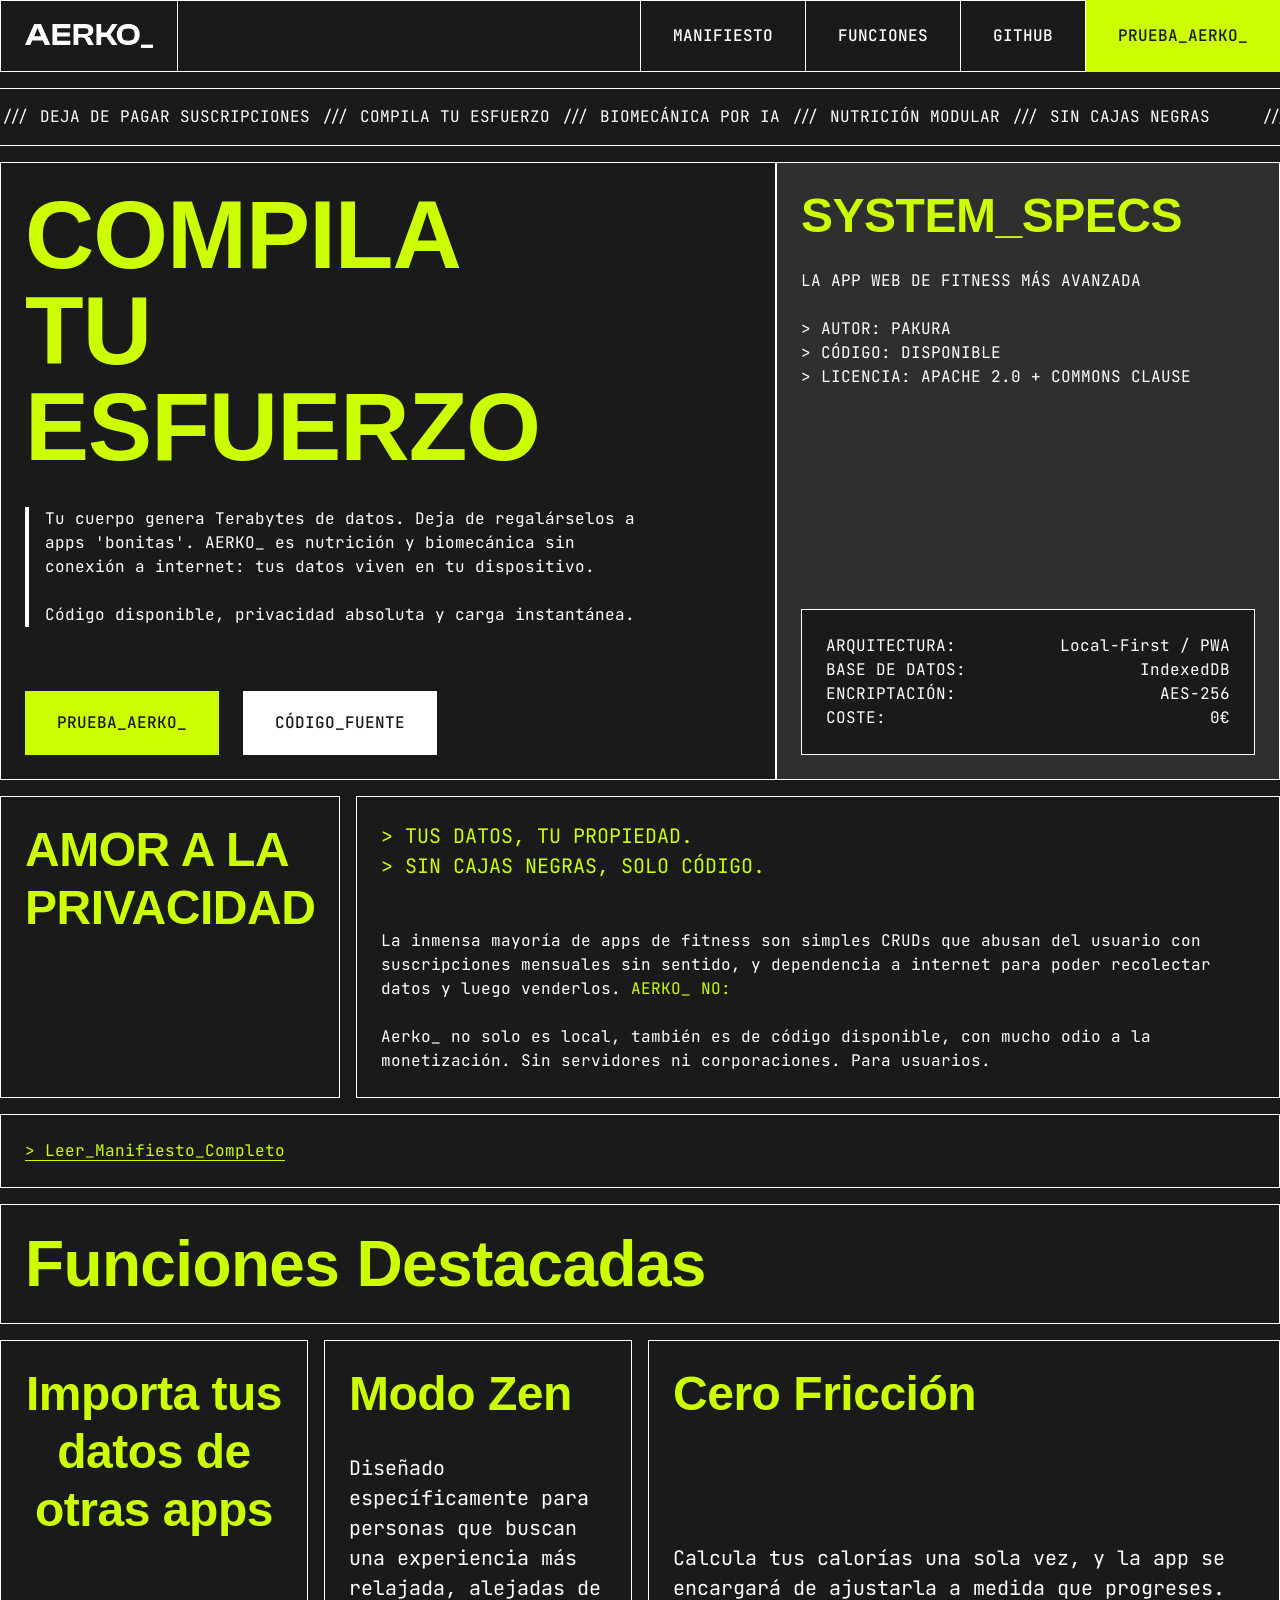
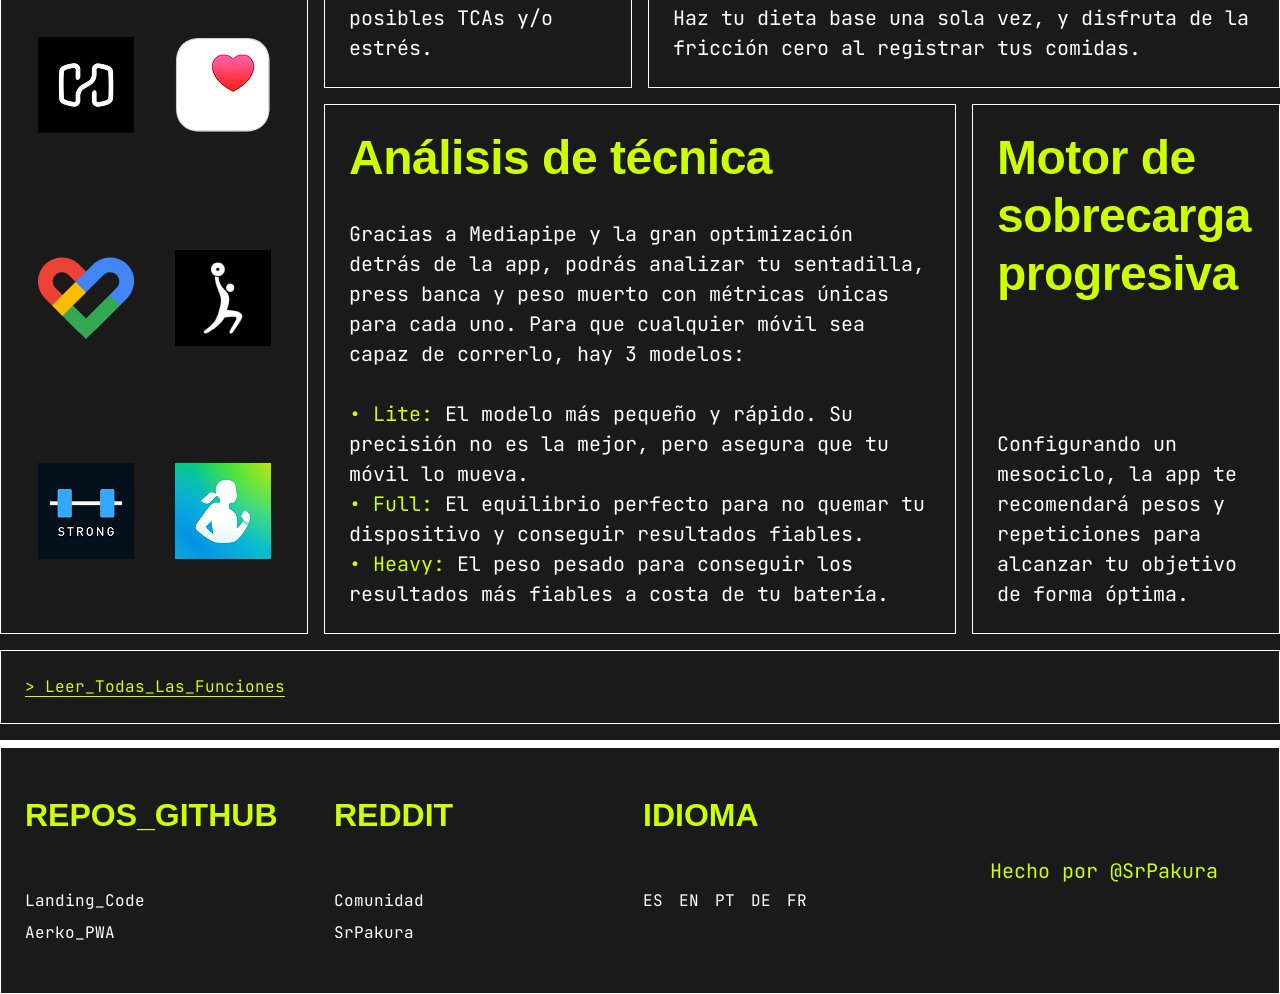
<file: index.html>
<!DOCTYPE html>
<html lang="es">
<head>
    <meta charset="UTF-8">
    <meta name="viewport" content="width=device-width, initial-scale=1.0">
    <title>AERKO_ | Compila tu esfuerzo</title>
    <meta name="description" content="Aerko_ es la PWA de fitness más avanzada. Biomecánica por IA, nutrición modular y motor de sobrecarga progresiva. Local-first, sin suscripciones y sin cajas negras.">
    <link href="https://api.fontshare.com/v2/css?f[]=clash-display@600,700&display=swap" rel="stylesheet">
    <link href="https://fonts.googleapis.com/css2?family=JetBrains+Mono:wght@400;500&display=swap" rel="stylesheet">
    
    <link rel="stylesheet" href="/css/style.css">
    
    <link rel="alternate" hreflang="es" href="https://aerko.app/" />
    <link rel="alternate" hreflang="en" href="https://aerko.app/en/" />
    <link rel="alternate" hreflang="pt-BR" href="https://aerko.app/pt-br/" />
    <link rel="alternate" hreflang="fr" href="https://aerko.app/fr/" />
    <link rel="alternate" hreflang="de" href="https://aerko.app/de/" />
    <link rel="alternate" hreflang="x-default" href="https://aerko.app/" />
</head>

<body>
    <div class="layout-wrapper">
        <header class="header">
            <div class="header__logo-container">
                <img src="/assets/logo.svg" alt="AERKO_" class="logo">
            </div>
            <div class="header__filler"></div>
            <nav class="header__nav"> 
                <a href="/manifiesto.html" class="btn-nav">MANIFIESTO</a>
                <a href="/funciones.html" class="btn-nav">FUNCIONES</a>
                <a href="https://github.com/SrPakura/AERKO_PWA" class="btn-nav" target="_blank" rel="noopener">GITHUB</a>
                
                <a href="https://aerko.app" class="btn-cta green desktop-cta">PRUEBA_AERKO_</a>
                
                <button class="btn-cta green mobile-menu-btn">MENU</button>
            </nav>
        </header>

        <div class="marquee">
            <div class="marquee__track">
                <p class="p-regular text-white">/// DEJA DE PAGAR SUSCRIPCIONES /// COMPILA TU ESFUERZO /// BIOMECÁNICA POR IA /// NUTRICIÓN MODULAR /// SIN CAJAS NEGRAS </p>
                <p class="p-regular text-white">/// DEJA DE PAGAR SUSCRIPCIONES /// COMPILA TU ESFUERZO /// BIOMECÁNICA POR IA /// NUTRICIÓN MODULAR /// SIN CAJAS NEGRAS </p>
            </div>
        </div>

        <main class="main-content">
            <section class="hero">
                <div class="hero__left">
                    <div class="hero__title-group">
                        <h1 class="h0 text-green">COMPILA<br>TU<br>ESFUERZO</h1>
                        <div class="hero__subtitle">
                            <div class="vertical-bar"></div>
                            <p class="p-regular text-white">Tu cuerpo genera Terabytes de datos. Deja de regalárselos a apps 'bonitas'. AERKO_ es nutrición y biomecánica sin conexión a internet: tus datos viven en tu dispositivo.<br><br>Código disponible, privacidad absoluta y carga instantánea.</p>
                        </div>
                    </div>
                    <div class="hero__buttons">
                        <button class="btn-cta green">PRUEBA_AERKO_</button>
                        <button class="btn-cta white">CÓDIGO_FUENTE</button>
                    </div>
                </div>
                
                <div class="hero__right">
                    <div class="hero__specs-header">
                        <h2 class="h2 text-green">SYSTEM_SPECS</h2>
                        <p class="p-regular text-white uppercase">La app web de fitness más avanzada</p>
                        <div class="hero__specs-meta p-regular text-white">
                            > AUTOR: PAKURA<br>
                            > CÓDIGO: DISPONIBLE<br>
                            > LICENCIA: APACHE 2.0 + COMMONS CLAUSE
                        </div>
                    </div>
                    <div class="hero__specs-table">
                        <div class="specs-col text-white p-regular">
                            ARQUITECTURA:<br>BASE DE DATOS:<br>ENCRIPTACIÓN:<br>COSTE:
                        </div>
                        <div class="specs-col text-white p-regular text-right">
                            Local-First / PWA<br>IndexedDB<br>AES-256<br>0€
                        </div>
                    </div>
                </div>
            </section>

            <section id="manifiesto" class="manifiesto">
                <div class="manifiesto__top">
                    <div class="manifiesto__title">
                        <h2 class="h2 text-green">AMOR  A  LA<br>PRIVACIDAD</h2>
                    </div>
                    <div class="manifiesto__content">
                        <p class="p-large text-green">> TUS DATOS, TU PROPIEDAD.<br>> SIN CAJAS NEGRAS, SOLO CÓDIGO.</p>
                        <p class="p-regular text-white">La inmensa mayoría de apps de fitness son simples CRUDs que abusan del usuario con suscripciones mensuales sin sentido, y dependencia a internet para poder recolectar datos y luego venderlos. <span class="text-green">AERKO_ NO:</span><br><br>Aerko_ no solo es local, también es de código disponible, con mucho odio a la monetización. Sin servidores ni corporaciones. Para usuarios.</p>
                    </div>
                </div>
                <div class="manifiesto__bottom">
                    <a href="manifiesto.html" class="p-regular text-green underline">> Leer_Manifiesto_Completo</a>
                </div>
            </section>

            <section id="funciones" class="funciones">
                <div class="funciones__header">
                    <h2 class="h1 text-green">Funciones Destacadas</h2>
                </div>
                
                <div class="bento-grid">
                    <div class="bento-item bento-import">
                        <h3 class="h2 text-green text-center">Importa tus datos de otras apps</h3>
                        <div class="import-grid">
                            <img src="/assets/icons/icon_hevy.png" alt="Hevy">
                            <img src="/assets/icons/icon_applehealth.png" alt="Apple Health">
                            <img src="/assets/icons/icon_googlefit.png" alt="Google Fit">
                            <img src="/assets/icons/icon_lyfta.png" alt="Lyfta">
                            <img src="/assets/icons/icon_strong.png" alt="Strong">
                            <img src="/assets/icons/icon_samsunghealth.png" alt="Samsung Health">
                        </div>
                    </div>
                    
                    <div class="bento-item bento-zen">
                        <h3 class="h2 text-green">Modo Zen</h3>
                        <p class="p-large text-white">Diseñado específicamente para personas que buscan una experiencia más relajada, alejadas de posibles TCAs y/o estrés.</p>
                    </div>

                    <div class="bento-item bento-friction">
                        <h3 class="h2 text-green">Cero Fricción</h3>
                        <p class="p-large text-white">Calcula tus calorías una sola vez, y la app se encargará de ajustarla a medida que progreses. Haz tu dieta base una sola vez, y disfruta de la fricción cero al registrar tus comidas.</p>
                    </div>

                    <div class="bento-item bento-analysis">
                        <h3 class="h2 text-green">Análisis de técnica</h3>
                        <p class="p-large text-white">Gracias a Mediapipe y la gran optimización detrás de la app, podrás analizar tu sentadilla, press banca y peso muerto con métricas únicas para cada uno. Para que cualquier móvil sea capaz de correrlo, hay 3 modelos:<br><br>
                        <span class="text-green">• Lite:</span> El modelo más pequeño y rápido. Su precisión no es la mejor, pero asegura que tu móvil lo mueva.<br>
                        <span class="text-green">• Full:</span> El equilibrio perfecto para no quemar tu dispositivo y conseguir resultados fiables.<br>
                        <span class="text-green">• Heavy:</span> El peso pesado para conseguir los resultados más fiables a costa de tu batería.</p>
                    </div>

                    <div class="bento-item bento-overload">
                        <h3 class="h2 text-green">Motor de<br>sobrecarga<br>progresiva</h3>
                        <p class="p-large text-white">Configurando un mesociclo, la app te recomendará pesos y repeticiones para alcanzar tu objetivo de forma óptima.</p>
                    </div>
                </div>

                <div class="funciones__footer">
                    <a href="#" class="p-regular text-green underline">> Leer_Todas_Las_Funciones</a>
                </div>
            </section>
        </main>

        <footer class="footer">
            <div class="footer__col">
                <h3 class="h3 text-green">REPOS_GITHUB<br>&nbsp;</h3>
                <div class="footer__links p-regular">
                    <a href="https://github.com/SrPakura/Aerko_Landing" class="text-white underline-hover">Landing_Code</a>
                    <a href="https://github.com/SrPakura/AERKO_PWA" class="text-white underline-hover">Aerko_PWA</a>
                </div>
            </div>
            <div class="footer__col">
                <h3 class="h3 text-green">REDDIT<br>&nbsp;</h3>
                <div class="footer__links p-regular">
                    <a href="https://www.reddit.com/r/aerko_/" class="text-white underline-hover">Comunidad</a>
                    <a href="https://www.reddit.com/user/SrPakura/" class="text-white underline-hover">SrPakura</a>
                </div>
            </div>
            <div class="footer__col">
                <h3 class="h3 text-green">IDIOMA<br>&nbsp;</h3>
                <div class="footer__links p-regular" style="display: flex; flex-direction: row; gap: 16px; flex-wrap: wrap;">
                    <a href="/" class="text-white underline-hover text-green">ES</a>
                    <a href="/en/" class="text-white underline-hover">EN</a>
                    <a href="/pt-br/" class="text-white underline-hover">PT</a>
                    <a href="/de/" class="text-white underline-hover">DE</a>
                    <a href="/fr/" class="text-white underline-hover">FR</a>
                </div>
            </div>
            <div class="footer__author">
                <p class="p-large text-green">Hecho por @SrPakura</p>
            </div>
        </footer>
    </div>
    
    <div class="mobile-overlay" id="mobileMenu">
            <div class="mobile-backdrop" id="menuBackdrop"></div>
            
            <aside class="mobile-panel">
                <nav class="mobile-links">
                    <a href="https://aerko.app" class="menu-link outline-green">Prueba Aerko_</a>
                    <a href="/manifiesto.html" class="menu-link outline-white">Manifiesto</a>
                    <a href="/funciones.html" class="menu-link outline-white">Funciones</a>
                    <a href="https://github.com/SrPakura/AERKO_PWA" class="menu-link outline-white" target="_blank" rel="noopener">Github</a>
                </nav>
            </aside>
        </div>

    <script src="/js/main.js"></script>
</body>
</html>
</file>
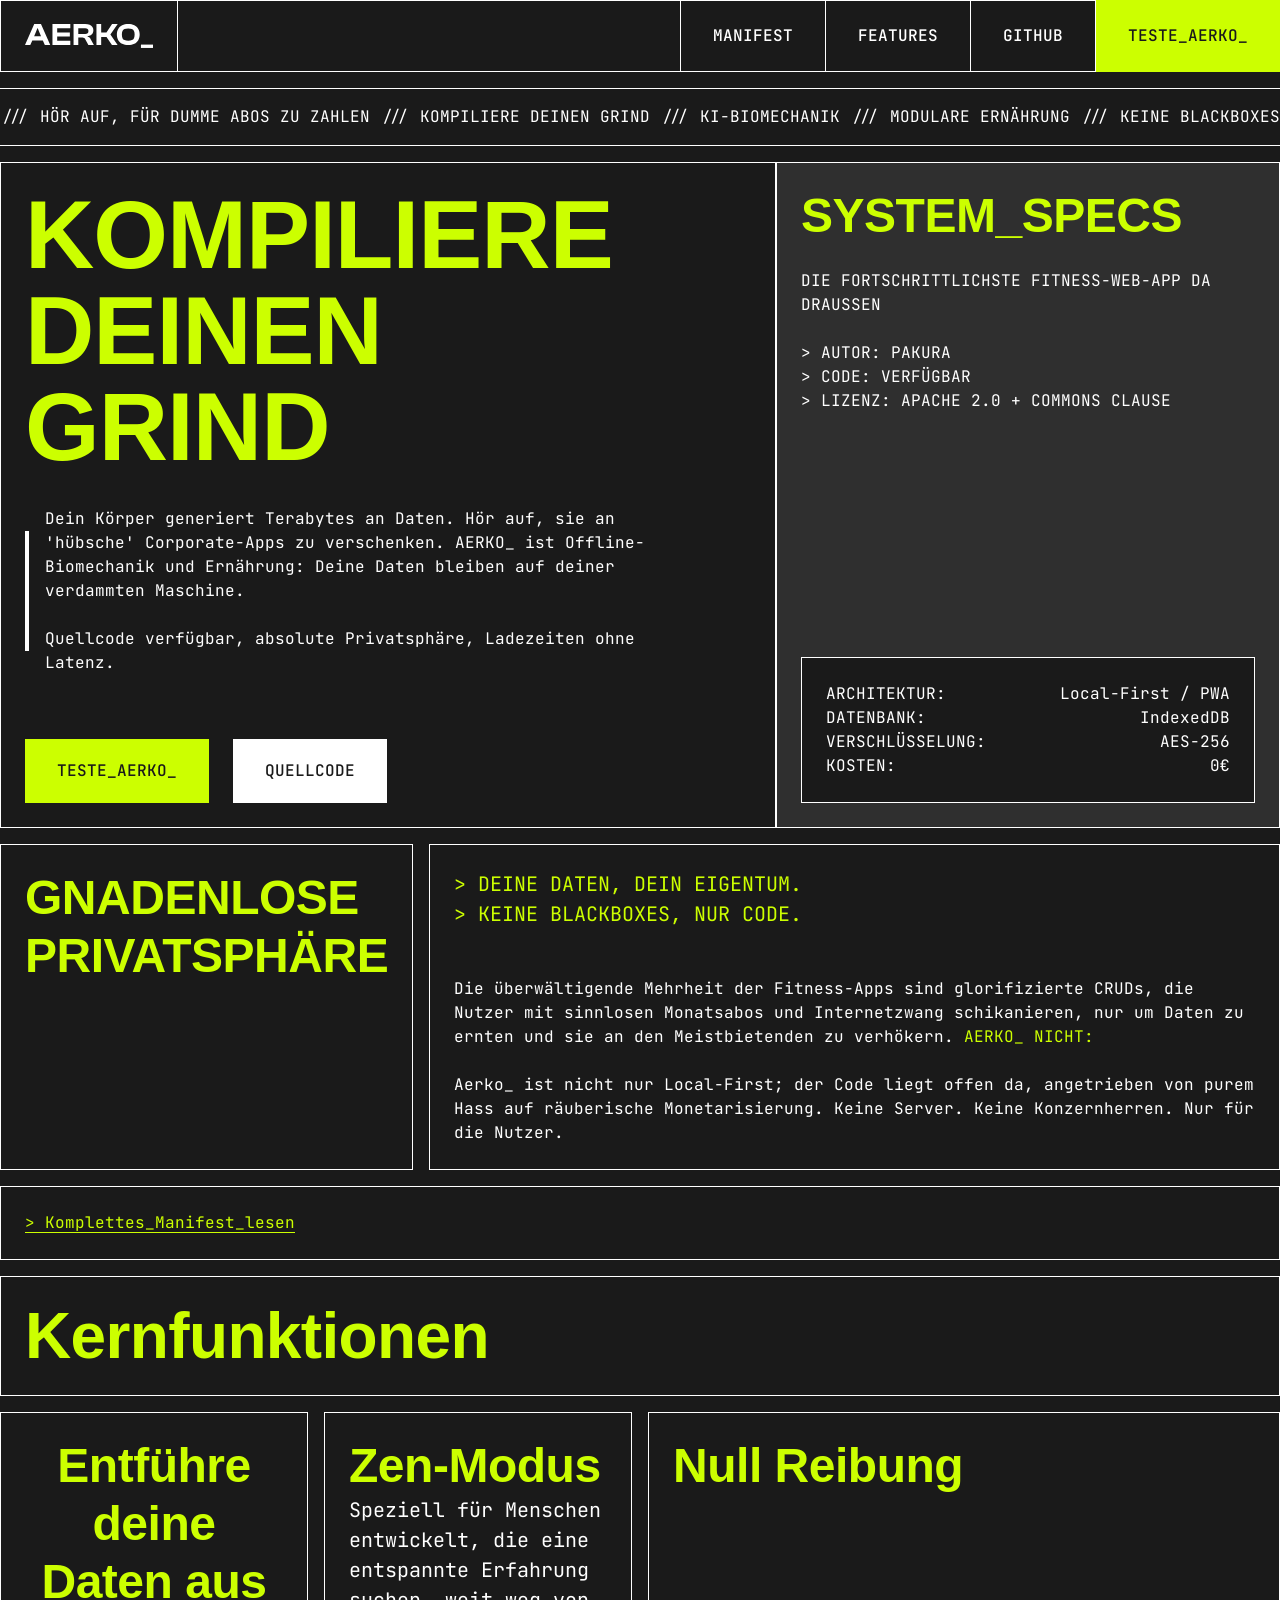
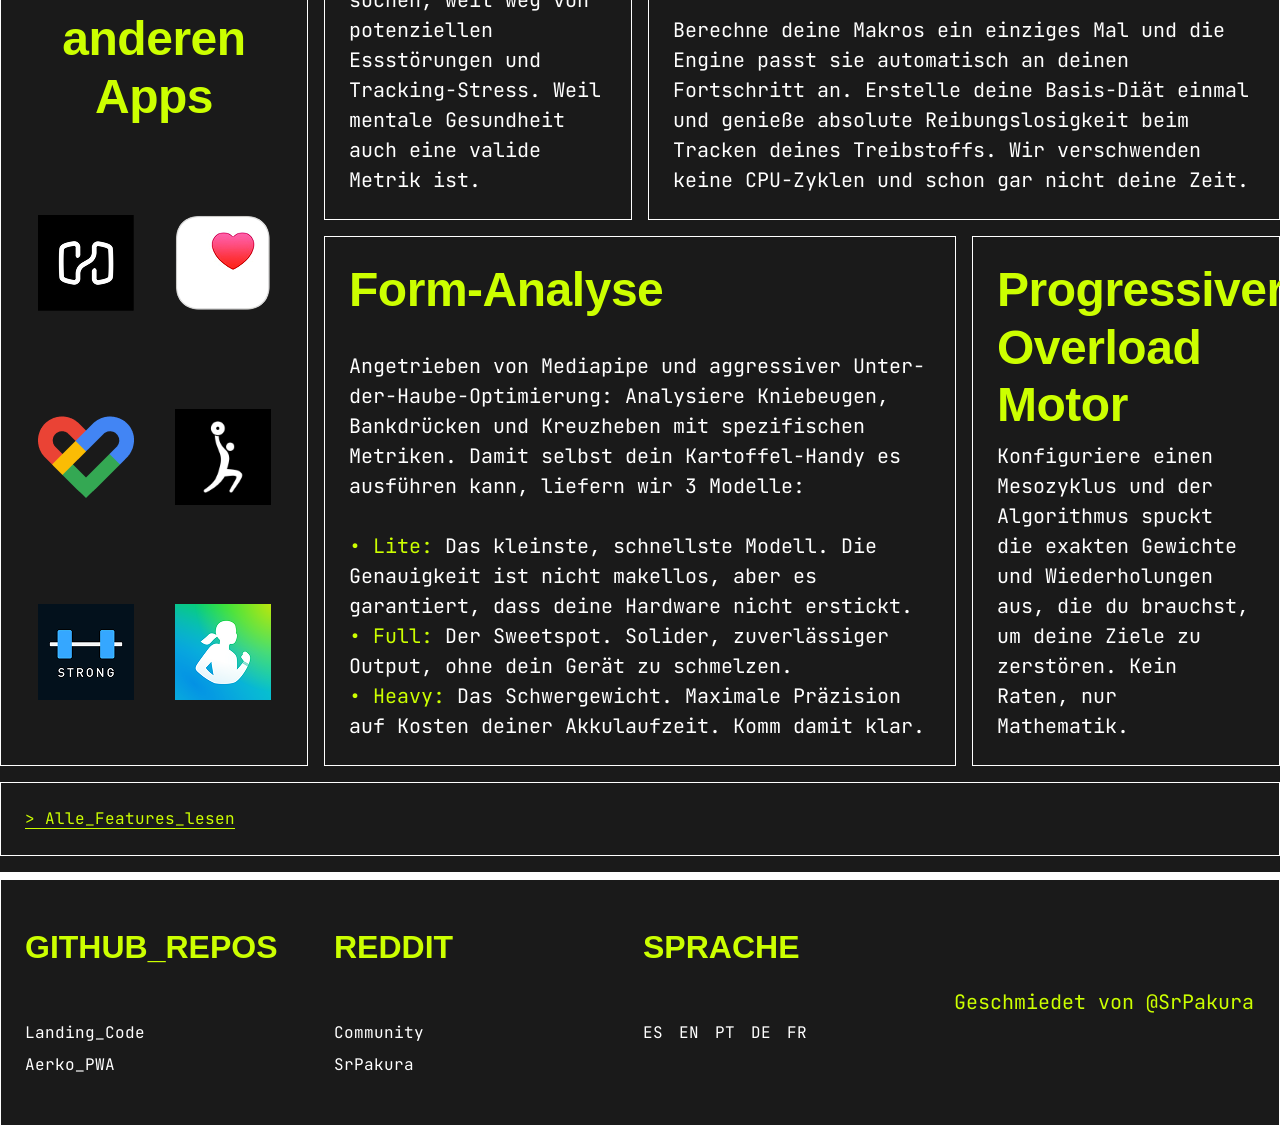
<file: de/index.html>
<!DOCTYPE html>
<html lang="de">
<head>
    <meta charset="UTF-8">
    <meta name="viewport" content="width=device-width, initial-scale=1.0">
    <title>AERKO_ | Kompiliere deinen Grind</title>
    <meta name="description" content="Aerko_ ist die fortschrittlichste Fitness-PWA. KI-Biomechanik, modulare Ernährung und progressive Überlastung. Local-first, keine Abos, keine Blackboxen.">
    <link href="https://api.fontshare.com/v2/css?f[]=clash-display@600,700&display=swap" rel="stylesheet">
    <link href="https://fonts.googleapis.com/css2?family=JetBrains+Mono:wght@400;500&display=swap" rel="stylesheet">
    
    <link rel="stylesheet" href="/css/style.css">
    
    <link rel="alternate" hreflang="es" href="https://aerko.app/" />
    <link rel="alternate" hreflang="en" href="https://aerko.app/en/" />
    <link rel="alternate" hreflang="pt-BR" href="https://aerko.app/pt-br/" />
    <link rel="alternate" hreflang="fr" href="https://aerko.app/fr/" />
    <link rel="alternate" hreflang="de" href="https://aerko.app/de/" />
    <link rel="alternate" hreflang="x-default" href="https://aerko.app/" />
</head>

<body>
    <div class="layout-wrapper">
        <header class="header">
            <div class="header__logo-container">
                <img src="/assets/logo.svg" alt="AERKO_" class="logo">
            </div>
            <div class="header__filler"></div>
            <nav class="header__nav"> 
                <a href="/manifiesto.html" class="btn-nav">MANIFEST</a>
                <a href="/funciones.html" class="btn-nav">FEATURES</a>
                <a href="https://github.com/SrPakura/AERKO_PWA" class="btn-nav" target="_blank" rel="noopener">GITHUB</a>
                
                <a href="https://aerko.app" class="btn-cta green desktop-cta">TESTE_AERKO_</a>
                
                <button class="btn-cta green mobile-menu-btn">MENÜ</button>
            </nav>
        </header>

        <div class="marquee">
            <div class="marquee__track">
                <p class="p-regular text-white">/// HÖR AUF, FÜR DUMME ABOS ZU ZAHLEN /// KOMPILIERE DEINEN GRIND /// KI-BIOMECHANIK /// MODULARE ERNÄHRUNG /// KEINE BLACKBOXES </p>
                <p class="p-regular text-white">/// HÖR AUF, FÜR DUMME ABOS ZU ZAHLEN /// KOMPILIERE DEINEN GRIND /// KI-BIOMECHANIK /// MODULARE ERNÄHRUNG /// KEINE BLACKBOXES </p>
            </div>
        </div>

        <main class="main-content">
            <section class="hero">
                <div class="hero__left">
                    <div class="hero__title-group">
                        <h1 class="h0 text-green">KOMPILIERE<br>DEINEN<br>GRIND</h1>
                        <div class="hero__subtitle">
                            <div class="vertical-bar"></div>
                            <p class="p-regular text-white">Dein Körper generiert Terabytes an Daten. Hör auf, sie an 'hübsche' Corporate-Apps zu verschenken. AERKO_ ist Offline-Biomechanik und Ernährung: Deine Daten bleiben auf deiner verdammten Maschine.<br><br>Quellcode verfügbar, absolute Privatsphäre, Ladezeiten ohne Latenz.</p>
                        </div>
                    </div>
                    <div class="hero__buttons">
                        <button class="btn-cta green">TESTE_AERKO_</button>
                        <button class="btn-cta white">QUELLCODE</button>
                    </div>
                </div>
                
                <div class="hero__right">
                    <div class="hero__specs-header">
                        <h2 class="h2 text-green">SYSTEM_SPECS</h2>
                        <p class="p-regular text-white uppercase">Die fortschrittlichste Fitness-Web-App da draußen</p>
                        <div class="hero__specs-meta p-regular text-white">
                            > AUTOR: PAKURA<br>
                            > CODE: VERFÜGBAR<br>
                            > LIZENZ: APACHE 2.0 + COMMONS CLAUSE
                        </div>
                    </div>
                    <div class="hero__specs-table">
                        <div class="specs-col text-white p-regular">
                            ARCHITEKTUR:<br>DATENBANK:<br>VERSCHLÜSSELUNG:<br>KOSTEN:
                        </div>
                        <div class="specs-col text-white p-regular text-right">
                            Local-First / PWA<br>IndexedDB<br>AES-256<br>0€
                        </div>
                    </div>
                </div>
            </section>

            <section id="manifiesto" class="manifiesto">
                <div class="manifiesto__top">
                    <div class="manifiesto__title">
                        <h2 class="h2 text-green">GNADENLOSE<br>PRIVATSPHÄRE</h2>
                    </div>
                    <div class="manifiesto__content">
                        <p class="p-large text-green">> DEINE DATEN, DEIN EIGENTUM.<br>> KEINE BLACKBOXES, NUR CODE.</p>
                        <p class="p-regular text-white">Die überwältigende Mehrheit der Fitness-Apps sind glorifizierte CRUDs, die Nutzer mit sinnlosen Monatsabos und Internetzwang schikanieren, nur um Daten zu ernten und sie an den Meistbietenden zu verhökern. <span class="text-green">AERKO_ NICHT:</span><br><br>Aerko_ ist nicht nur Local-First; der Code liegt offen da, angetrieben von purem Hass auf räuberische Monetarisierung. Keine Server. Keine Konzernherren. Nur für die Nutzer.</p>
                    </div>
                </div>
                <div class="manifiesto__bottom">
                    <a href="manifiesto.html" class="p-regular text-green underline">> Komplettes_Manifest_lesen</a>
                </div>
            </section>

            <section id="funciones" class="funciones">
                <div class="funciones__header">
                    <h2 class="h1 text-green">Kernfunktionen</h2>
                </div>
                
                <div class="bento-grid">
                    <div class="bento-item bento-import">
                        <h3 class="h2 text-green text-center">Entführe deine Daten aus anderen Apps</h3>
                        <div class="import-grid">
                            <img src="/assets/icons/icon_hevy.png" alt="Hevy">
                            <img src="/assets/icons/icon_applehealth.png" alt="Apple Health">
                            <img src="/assets/icons/icon_googlefit.png" alt="Google Fit">
                            <img src="/assets/icons/icon_lyfta.png" alt="Lyfta">
                            <img src="/assets/icons/icon_strong.png" alt="Strong">
                            <img src="/assets/icons/icon_samsunghealth.png" alt="Samsung Health">
                        </div>
                    </div>
                    
                    <div class="bento-item bento-zen">
                        <h3 class="h2 text-green">Zen-Modus</h3>
                        <p class="p-large text-white">Speziell für Menschen entwickelt, die eine entspannte Erfahrung suchen, weit weg von potenziellen Essstörungen und Tracking-Stress. Weil mentale Gesundheit auch eine valide Metrik ist.</p>
                    </div>

                    <div class="bento-item bento-friction">
                        <h3 class="h2 text-green">Null Reibung</h3>
                        <p class="p-large text-white">Berechne deine Makros ein einziges Mal und die Engine passt sie automatisch an deinen Fortschritt an. Erstelle deine Basis-Diät einmal und genieße absolute Reibungslosigkeit beim Tracken deines Treibstoffs. Wir verschwenden keine CPU-Zyklen und schon gar nicht deine Zeit.</p>
                    </div>

                    <div class="bento-item bento-analysis">
                        <h3 class="h2 text-green">Form-Analyse</h3>
                        <p class="p-large text-white">Angetrieben von Mediapipe und aggressiver Unter-der-Haube-Optimierung: Analysiere Kniebeugen, Bankdrücken und Kreuzheben mit spezifischen Metriken. Damit selbst dein Kartoffel-Handy es ausführen kann, liefern wir 3 Modelle:<br><br>
                        <span class="text-green">• Lite:</span> Das kleinste, schnellste Modell. Die Genauigkeit ist nicht makellos, aber es garantiert, dass deine Hardware nicht erstickt.<br>
                        <span class="text-green">• Full:</span> Der Sweetspot. Solider, zuverlässiger Output, ohne dein Gerät zu schmelzen.<br>
                        <span class="text-green">• Heavy:</span> Das Schwergewicht. Maximale Präzision auf Kosten deiner Akkulaufzeit. Komm damit klar.</p>
                    </div>

                    <div class="bento-item bento-overload">
                        <h3 class="h2 text-green">Progressiver<br>Overload<br>Motor</h3>
                        <p class="p-large text-white">Konfiguriere einen Mesozyklus und der Algorithmus spuckt die exakten Gewichte und Wiederholungen aus, die du brauchst, um deine Ziele zu zerstören. Kein Raten, nur Mathematik.</p>
                    </div>
                </div>

                <div class="funciones__footer">
                    <a href="#" class="p-regular text-green underline">> Alle_Features_lesen</a>
                </div>
            </section>
        </main>

        <footer class="footer">
            <div class="footer__col">
                <h3 class="h3 text-green">GITHUB_REPOS<br>&nbsp;</h3>
                <div class="footer__links p-regular">
                    <a href="https://github.com/SrPakura/Aerko_Landing" class="text-white underline-hover">Landing_Code</a>
                    <a href="https://github.com/SrPakura/AERKO_PWA" class="text-white underline-hover">Aerko_PWA</a>
                </div>
            </div>
            <div class="footer__col">
                <h3 class="h3 text-green">REDDIT<br>&nbsp;</h3>
                <div class="footer__links p-regular">
                    <a href="https://www.reddit.com/r/aerko_/" class="text-white underline-hover">Community</a>
                    <a href="https://www.reddit.com/user/SrPakura/" class="text-white underline-hover">SrPakura</a>
                </div>
            </div>
            <div class="footer__col">
                <h3 class="h3 text-green">SPRACHE<br>&nbsp;</h3>
                <div class="footer__links p-regular" style="display: flex; flex-direction: row; gap: 16px; flex-wrap: wrap;">
                    <a href="/" class="text-white underline-hover text-green">ES</a>
                    <a href="/en/" class="text-white underline-hover">EN</a>
                    <a href="/pt-br/" class="text-white underline-hover">PT</a>
                    <a href="/de/" class="text-white underline-hover">DE</a>
                    <a href="/fr/" class="text-white underline-hover">FR</a>
                </div>
            </div>
            <div class="footer__author">
                <p class="p-large text-green">Geschmiedet von @SrPakura</p>
            </div>
        </footer>
    </div>
    
    <div class="mobile-overlay" id="mobileMenu">
            <div class="mobile-backdrop" id="menuBackdrop"></div>
            
            <aside class="mobile-panel">
                <nav class="mobile-links">
                    <a href="https://aerko.app" class="menu-link outline-green">Teste Aerko_</a>
                    <a href="/manifiesto.html" class="menu-link outline-white">Manifest</a>
                    <a href="/funciones.html" class="menu-link outline-white">Features</a>
                    <a href="https://github.com/SrPakura/AERKO_PWA" class="menu-link outline-white" target="_blank" rel="noopener">Github</a>
                </nav>
            </aside>
        </div>

    <script src="/js/main.js"></script>
</body>
</html>
</file>
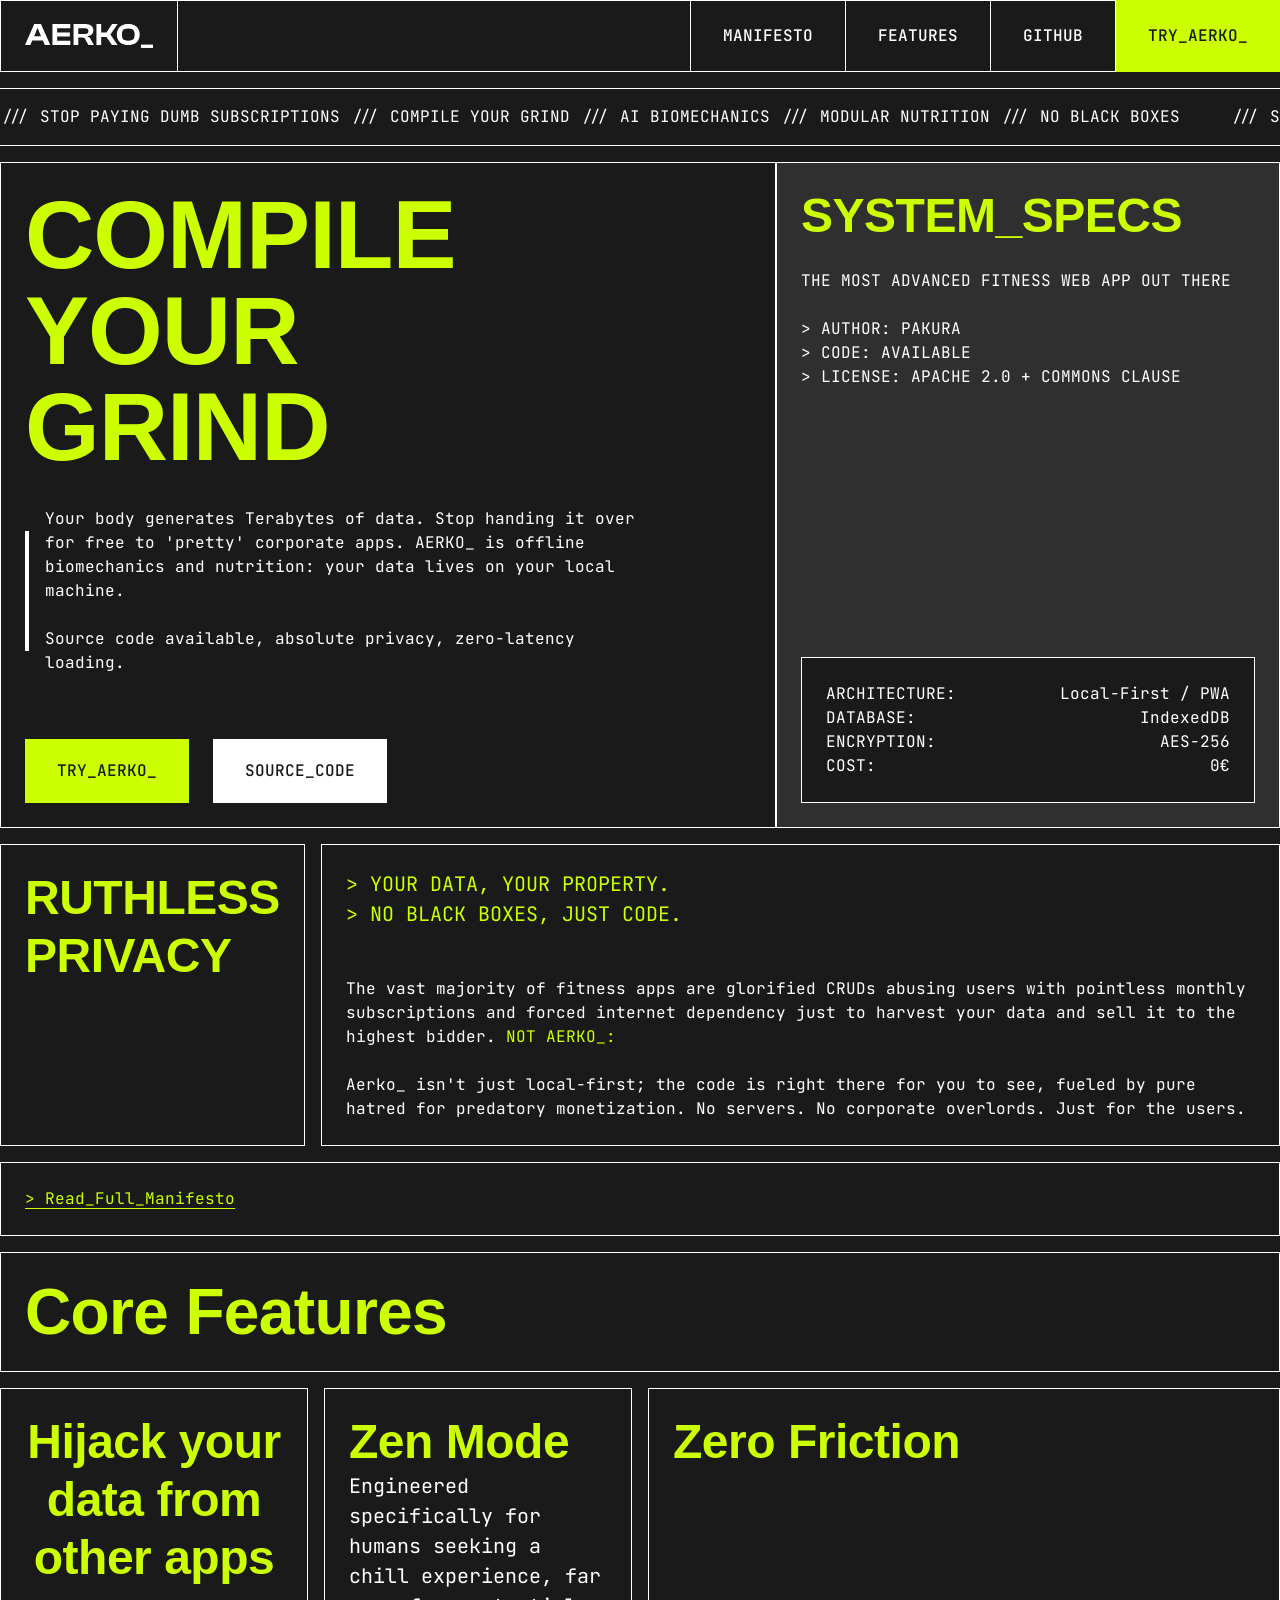
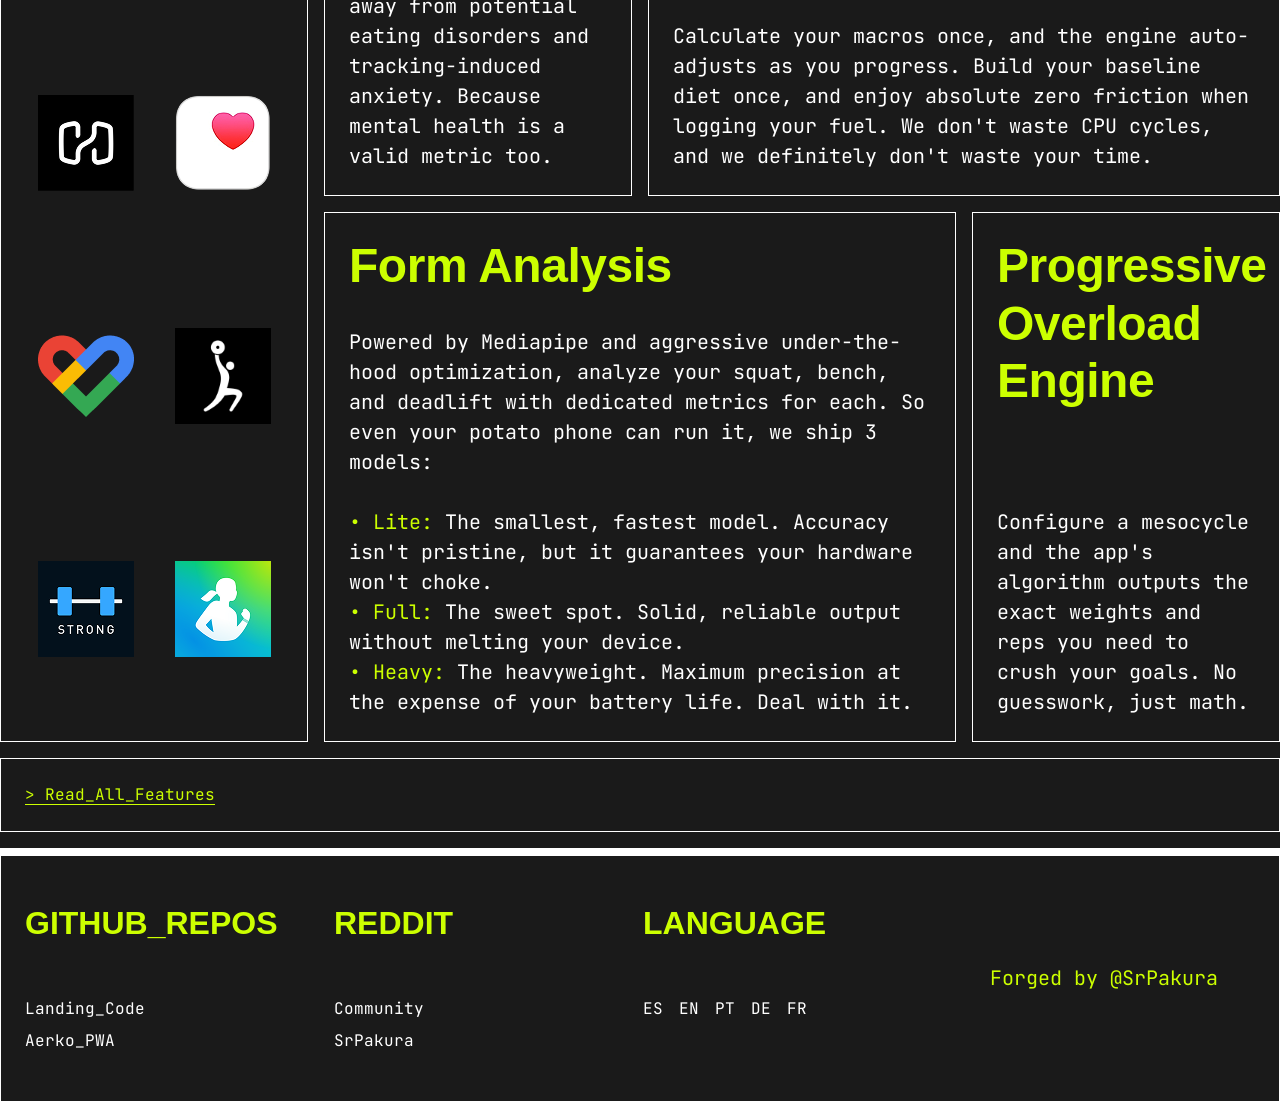
<file: en/index.html>
<!DOCTYPE html>
<html lang="en">
<head>
    <meta charset="UTF-8">
    <meta name="viewport" content="width=device-width, initial-scale=1.0">
    <title>AERKO_ | Compile your grind</title>
    <meta name="description" content="Aerko_ is the most advanced fitness PWA. AI biomechanics, modular nutrition, and a progressive overload engine. Local-first, zero subscriptions, no black boxes.">
    <link href="https://api.fontshare.com/v2/css?f[]=clash-display@600,700&display=swap" rel="stylesheet">
    <link href="https://fonts.googleapis.com/css2?family=JetBrains+Mono:wght@400;500&display=swap" rel="stylesheet">
    
    <link rel="stylesheet" href="/css/style.css">
    
    <link rel="alternate" hreflang="es" href="https://aerko.app/" />
    <link rel="alternate" hreflang="en" href="https://aerko.app/en/" />
    <link rel="alternate" hreflang="pt-BR" href="https://aerko.app/pt-br/" />
    <link rel="alternate" hreflang="fr" href="https://aerko.app/fr/" />
    <link rel="alternate" hreflang="de" href="https://aerko.app/de/" />
    <link rel="alternate" hreflang="x-default" href="https://aerko.app/" />
</head>

<body>
    <div class="layout-wrapper">
        <header class="header">
            <div class="header__logo-container">
                <img src="/assets/logo.svg" alt="AERKO_" class="logo">
            </div>
            <div class="header__filler"></div>
            <nav class="header__nav"> 
                <a href="/manifiesto.html" class="btn-nav">MANIFESTO</a>
                <a href="/funciones.html" class="btn-nav">FEATURES</a>
                <a href="https://github.com/SrPakura/AERKO_PWA" class="btn-nav" target="_blank" rel="noopener">GITHUB</a>
                
                <a href="https://aerko.app" class="btn-cta green desktop-cta">TRY_AERKO_</a>
                
                <button class="btn-cta green mobile-menu-btn">MENU</button>
            </nav>
        </header>

        <div class="marquee">
            <div class="marquee__track">
                <p class="p-regular text-white">/// STOP PAYING DUMB SUBSCRIPTIONS /// COMPILE YOUR GRIND /// AI BIOMECHANICS /// MODULAR NUTRITION /// NO BLACK BOXES </p>
                <p class="p-regular text-white">/// STOP PAYING DUMB SUBSCRIPTIONS /// COMPILE YOUR GRIND /// AI BIOMECHANICS /// MODULAR NUTRITION /// NO BLACK BOXES </p>
            </div>
        </div>

        <main class="main-content">
            <section class="hero">
                <div class="hero__left">
                    <div class="hero__title-group">
                        <h1 class="h0 text-green">COMPILE<br>YOUR<br>GRIND</h1>
                        <div class="hero__subtitle">
                            <div class="vertical-bar"></div>
                            <p class="p-regular text-white">Your body generates Terabytes of data. Stop handing it over for free to 'pretty' corporate apps. AERKO_ is offline biomechanics and nutrition: your data lives on your local machine.<br><br>Source code available, absolute privacy, zero-latency loading.</p>
                        </div>
                    </div>
                    <div class="hero__buttons">
                        <button class="btn-cta green">TRY_AERKO_</button>
                        <button class="btn-cta white">SOURCE_CODE</button>
                    </div>
                </div>
                
                <div class="hero__right">
                    <div class="hero__specs-header">
                        <h2 class="h2 text-green">SYSTEM_SPECS</h2>
                        <p class="p-regular text-white uppercase">The most advanced fitness web app out there</p>
                        <div class="hero__specs-meta p-regular text-white">
                            > AUTHOR: PAKURA<br>
                            > CODE: AVAILABLE<br>
                            > LICENSE: APACHE 2.0 + COMMONS CLAUSE
                        </div>
                    </div>
                    <div class="hero__specs-table">
                        <div class="specs-col text-white p-regular">
                            ARCHITECTURE:<br>DATABASE:<br>ENCRYPTION:<br>COST:
                        </div>
                        <div class="specs-col text-white p-regular text-right">
                            Local-First / PWA<br>IndexedDB<br>AES-256<br>0€
                        </div>
                    </div>
                </div>
            </section>

            <section id="manifiesto" class="manifiesto">
                <div class="manifiesto__top">
                    <div class="manifiesto__title">
                        <h2 class="h2 text-green">RUTHLESS<br>PRIVACY</h2>
                    </div>
                    <div class="manifiesto__content">
                        <p class="p-large text-green">> YOUR DATA, YOUR PROPERTY.<br>> NO BLACK BOXES, JUST CODE.</p>
                        <p class="p-regular text-white">The vast majority of fitness apps are glorified CRUDs abusing users with pointless monthly subscriptions and forced internet dependency just to harvest your data and sell it to the highest bidder. <span class="text-green">NOT AERKO_:</span><br><br>Aerko_ isn't just local-first; the code is right there for you to see, fueled by pure hatred for predatory monetization. No servers. No corporate overlords. Just for the users.</p>
                    </div>
                </div>
                <div class="manifiesto__bottom">
                    <a href="manifiesto.html" class="p-regular text-green underline">> Read_Full_Manifesto</a>
                </div>
            </section>

            <section id="funciones" class="funciones">
                <div class="funciones__header">
                    <h2 class="h1 text-green">Core Features</h2>
                </div>
                
                <div class="bento-grid">
                    <div class="bento-item bento-import">
                        <h3 class="h2 text-green text-center">Hijack your data from other apps</h3>
                        <div class="import-grid">
                            <img src="/assets/icons/icon_hevy.png" alt="Hevy">
                            <img src="/assets/icons/icon_applehealth.png" alt="Apple Health">
                            <img src="/assets/icons/icon_googlefit.png" alt="Google Fit">
                            <img src="/assets/icons/icon_lyfta.png" alt="Lyfta">
                            <img src="/assets/icons/icon_strong.png" alt="Strong">
                            <img src="/assets/icons/icon_samsunghealth.png" alt="Samsung Health">
                        </div>
                    </div>
                    
                    <div class="bento-item bento-zen">
                        <h3 class="h2 text-green">Zen Mode</h3>
                        <p class="p-large text-white">Engineered specifically for humans seeking a chill experience, far away from potential eating disorders and tracking-induced anxiety. Because mental health is a valid metric too.</p>
                    </div>

                    <div class="bento-item bento-friction">
                        <h3 class="h2 text-green">Zero Friction</h3>
                        <p class="p-large text-white">Calculate your macros once, and the engine auto-adjusts as you progress. Build your baseline diet once, and enjoy absolute zero friction when logging your fuel. We don't waste CPU cycles, and we definitely don't waste your time.</p>
                    </div>

                    <div class="bento-item bento-analysis">
                        <h3 class="h2 text-green">Form Analysis</h3>
                        <p class="p-large text-white">Powered by Mediapipe and aggressive under-the-hood optimization, analyze your squat, bench, and deadlift with dedicated metrics for each. So even your potato phone can run it, we ship 3 models:<br><br>
                        <span class="text-green">• Lite:</span> The smallest, fastest model. Accuracy isn't pristine, but it guarantees your hardware won't choke.<br>
                        <span class="text-green">• Full:</span> The sweet spot. Solid, reliable output without melting your device.<br>
                        <span class="text-green">• Heavy:</span> The heavyweight. Maximum precision at the expense of your battery life. Deal with it.</p>
                    </div>

                    <div class="bento-item bento-overload">
                        <h3 class="h2 text-green">Progressive<br>Overload<br>Engine</h3>
                        <p class="p-large text-white">Configure a mesocycle and the app's algorithm outputs the exact weights and reps you need to crush your goals. No guesswork, just math.</p>
                    </div>
                </div>

                <div class="funciones__footer">
                    <a href="#" class="p-regular text-green underline">> Read_All_Features</a>
                </div>
            </section>
        </main>

        <footer class="footer">
            <div class="footer__col">
                <h3 class="h3 text-green">GITHUB_REPOS<br>&nbsp;</h3>
                <div class="footer__links p-regular">
                    <a href="https://github.com/SrPakura/Aerko_Landing" class="text-white underline-hover">Landing_Code</a>
                    <a href="https://github.com/SrPakura/AERKO_PWA" class="text-white underline-hover">Aerko_PWA</a>
                </div>
            </div>
            <div class="footer__col">
                <h3 class="h3 text-green">REDDIT<br>&nbsp;</h3>
                <div class="footer__links p-regular">
                    <a href="https://www.reddit.com/r/aerko_/" class="text-white underline-hover">Community</a>
                    <a href="https://www.reddit.com/user/SrPakura/" class="text-white underline-hover">SrPakura</a>
                </div>
            </div>
            <div class="footer__col">
                <h3 class="h3 text-green">LANGUAGE<br>&nbsp;</h3>
                <div class="footer__links p-regular" style="display: flex; flex-direction: row; gap: 16px; flex-wrap: wrap;">
                    <a href="/" class="text-white underline-hover text-green">ES</a>
                    <a href="/en/" class="text-white underline-hover">EN</a>
                    <a href="/pt-br/" class="text-white underline-hover">PT</a>
                    <a href="/de/" class="text-white underline-hover">DE</a>
                    <a href="/fr/" class="text-white underline-hover">FR</a>
                </div>
            </div>
            <div class="footer__author">
                <p class="p-large text-green">Forged by @SrPakura</p>
            </div>
        </footer>
    </div>
    
    <div class="mobile-overlay" id="mobileMenu">
            <div class="mobile-backdrop" id="menuBackdrop"></div>
            
            <aside class="mobile-panel">
                <nav class="mobile-links">
                    <a href="https://aerko.app" class="menu-link outline-green">Try Aerko_</a>
                    <a href="/manifiesto.html" class="menu-link outline-white">Manifesto</a>
                    <a href="/funciones.html" class="menu-link outline-white">Features</a>
                    <a href="https://github.com/SrPakura/AERKO_PWA" class="menu-link outline-white" target="_blank" rel="noopener">Github</a>
                </nav>
            </aside>
        </div>

    <script src="/js/main.js"></script>
</body>
</html>
</file>
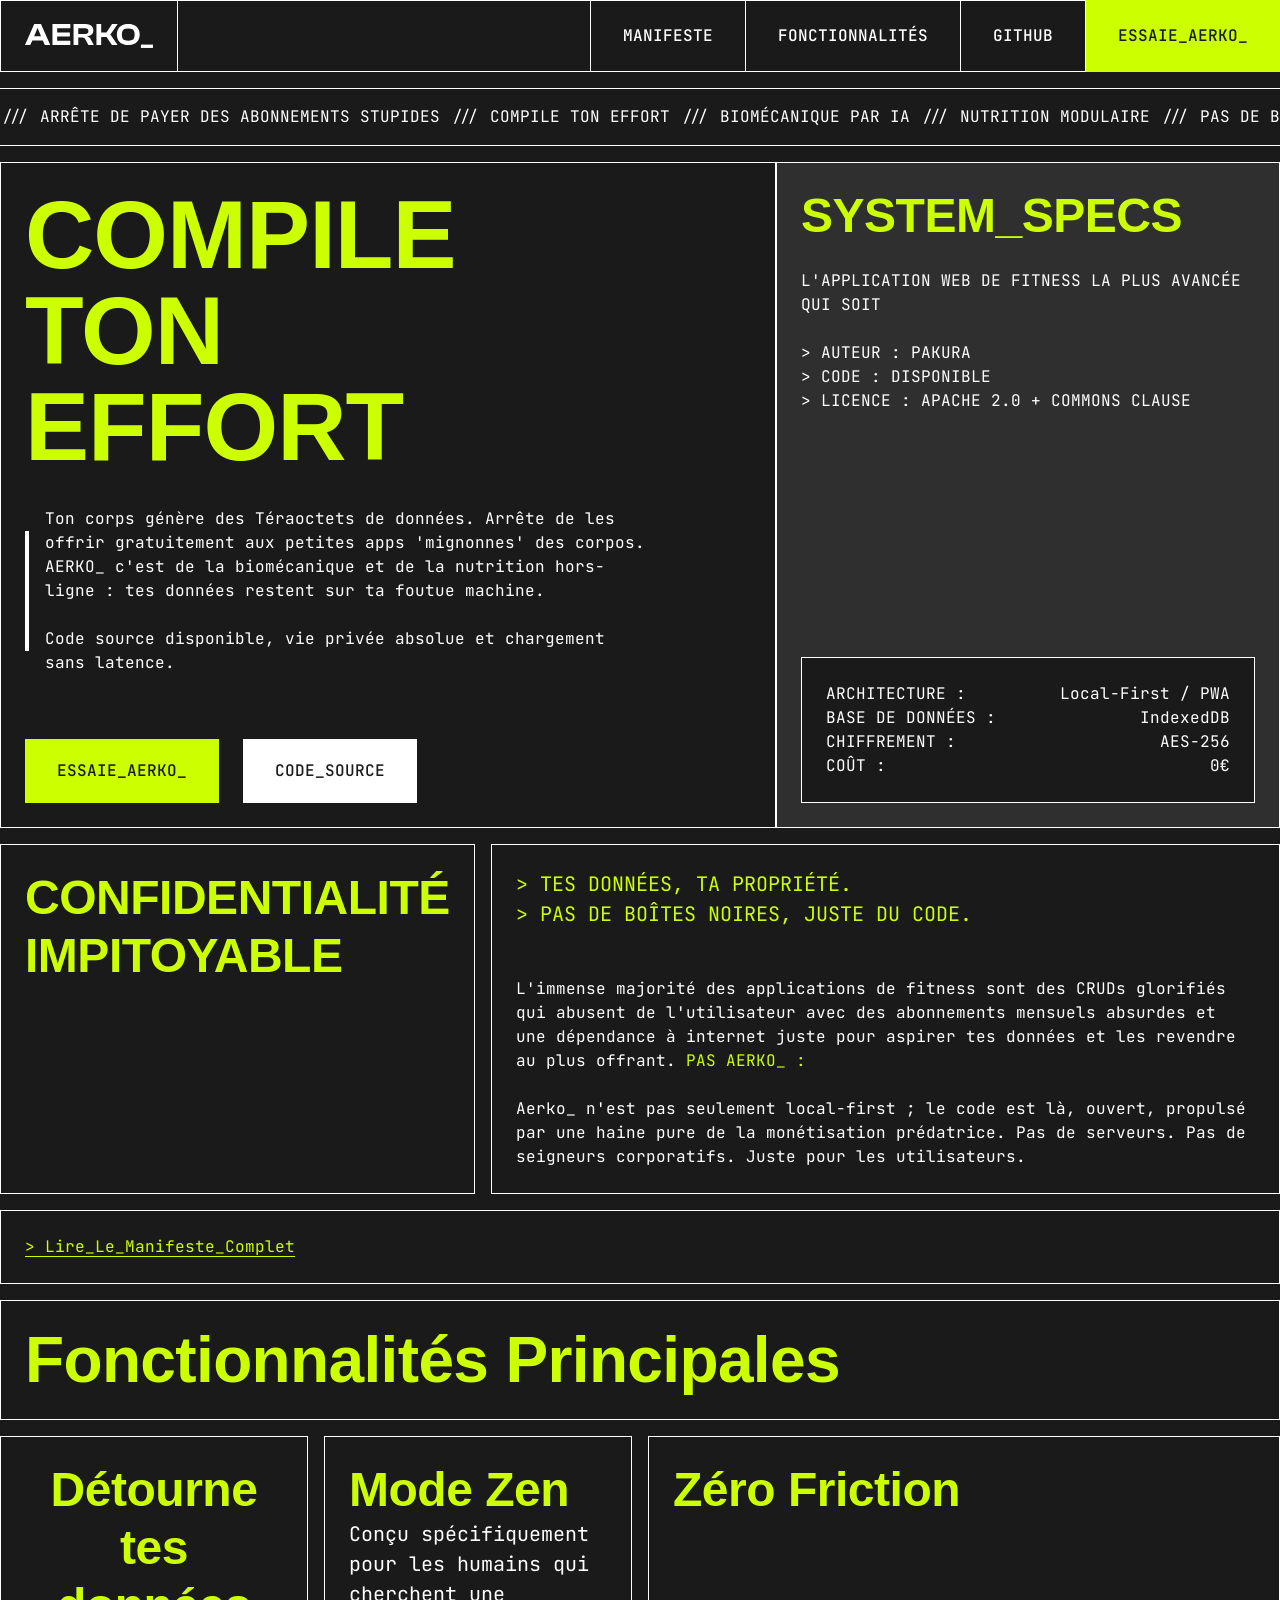
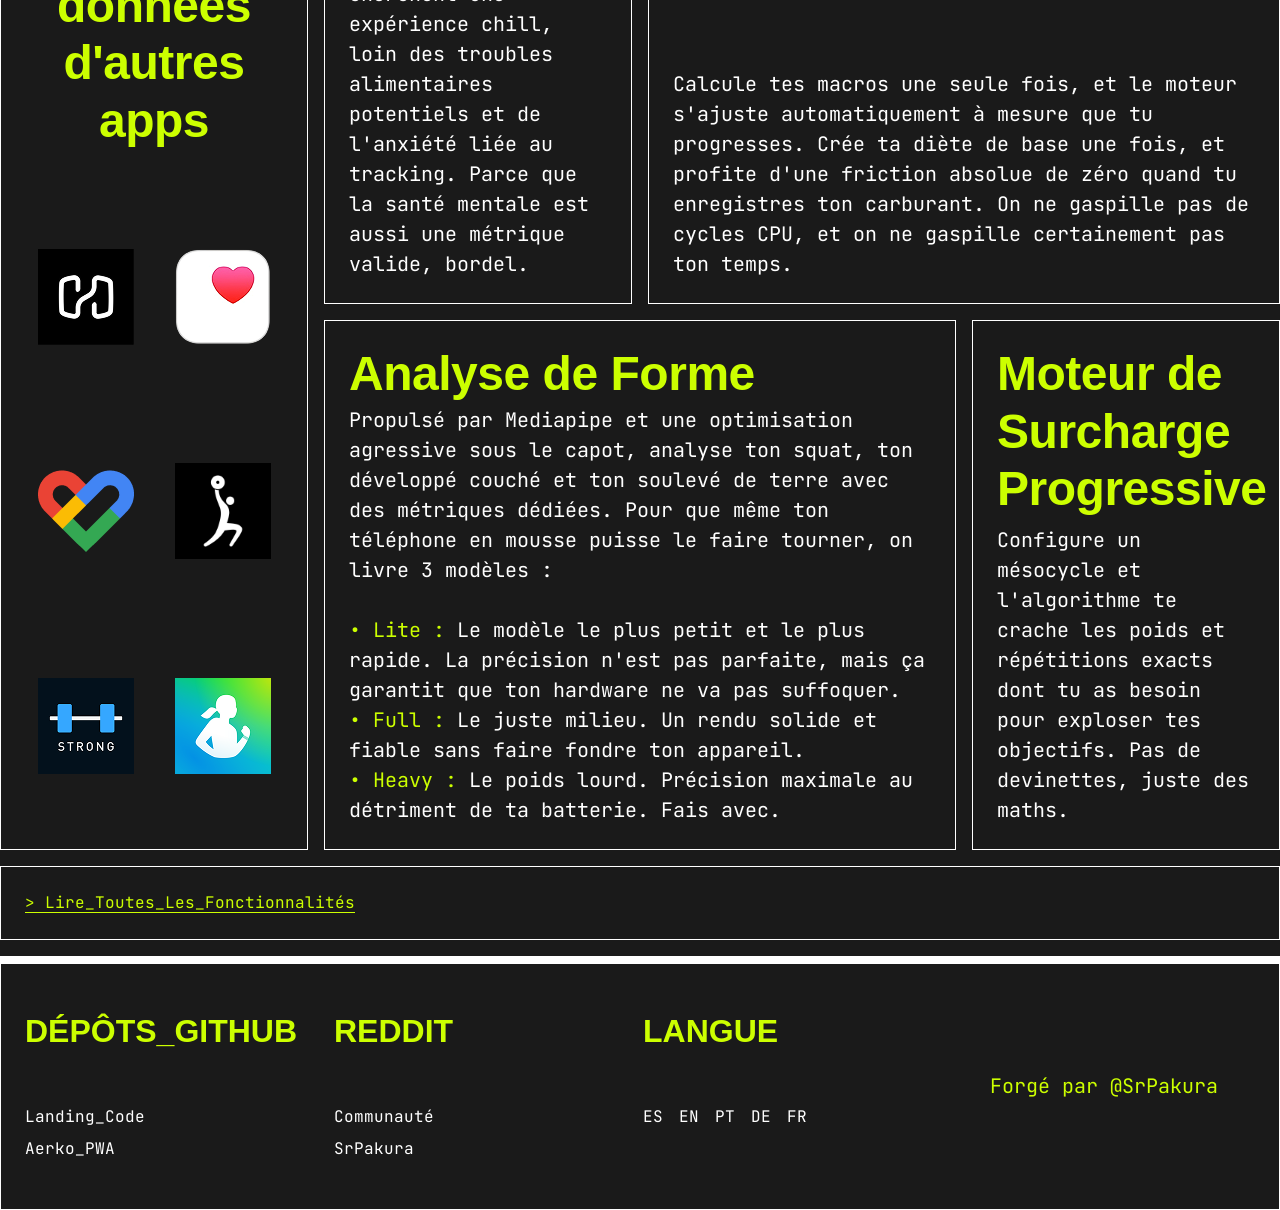
<file: fr/index.html>
<!DOCTYPE html>
<html lang="fr">
<head>
    <meta charset="UTF-8">
    <meta name="viewport" content="width=device-width, initial-scale=1.0">
    <title>AERKO_ | Compile ton effort</title>
    <meta name="description" content="Aerko_ est la PWA de fitness la plus avancée. Biomécanique par l'IA, nutrition modulaire et surcharge progressive. Local-first, sans abonnement, sans boîtes noires.">
    <link href="https://api.fontshare.com/v2/css?f[]=clash-display@600,700&display=swap" rel="stylesheet">
    <link href="https://fonts.googleapis.com/css2?family=JetBrains+Mono:wght@400;500&display=swap" rel="stylesheet">
    
    <link rel="stylesheet" href="/css/style.css">
    
    <link rel="alternate" hreflang="es" href="https://aerko.app/" />
    <link rel="alternate" hreflang="en" href="https://aerko.app/en/" />
    <link rel="alternate" hreflang="pt-BR" href="https://aerko.app/pt-br/" />
    <link rel="alternate" hreflang="fr" href="https://aerko.app/fr/" />
    <link rel="alternate" hreflang="de" href="https://aerko.app/de/" />
    <link rel="alternate" hreflang="x-default" href="https://aerko.app/" />
</head>

<body>
    <div class="layout-wrapper">
        <header class="header">
            <div class="header__logo-container">
                <img src="/assets/logo.svg" alt="AERKO_" class="logo">
            </div>
            <div class="header__filler"></div>
            <nav class="header__nav"> 
                <a href="/manifiesto.html" class="btn-nav">MANIFESTE</a>
                <a href="/funciones.html" class="btn-nav">FONCTIONNALITÉS</a>
                <a href="https://github.com/SrPakura/AERKO_PWA" class="btn-nav" target="_blank" rel="noopener">GITHUB</a>
                
                <a href="https://aerko.app" class="btn-cta green desktop-cta">ESSAIE_AERKO_</a>
                
                <button class="btn-cta green mobile-menu-btn">MENU</button>
            </nav>
        </header>

        <div class="marquee">
            <div class="marquee__track">
                <p class="p-regular text-white">/// ARRÊTE DE PAYER DES ABONNEMENTS STUPIDES /// COMPILE TON EFFORT /// BIOMÉCANIQUE PAR IA /// NUTRITION MODULAIRE /// PAS DE BOÎTES NOIRES </p>
                <p class="p-regular text-white">/// ARRÊTE DE PAYER DES ABONNEMENTS STUPIDES /// COMPILE TON EFFORT /// BIOMÉCANIQUE PAR IA /// NUTRITION MODULAIRE /// PAS DE BOÎTES NOIRES </p>
            </div>
        </div>

        <main class="main-content">
            <section class="hero">
                <div class="hero__left">
                    <div class="hero__title-group">
                        <h1 class="h0 text-green">COMPILE<br>TON<br>EFFORT</h1>
                        <div class="hero__subtitle">
                            <div class="vertical-bar"></div>
                            <p class="p-regular text-white">Ton corps génère des Téraoctets de données. Arrête de les offrir gratuitement aux petites apps 'mignonnes' des corpos. AERKO_ c'est de la biomécanique et de la nutrition hors-ligne : tes données restent sur ta foutue machine.<br><br>Code source disponible, vie privée absolue et chargement sans latence.</p>
                        </div>
                    </div>
                    <div class="hero__buttons">
                        <button class="btn-cta green">ESSAIE_AERKO_</button>
                        <button class="btn-cta white">CODE_SOURCE</button>
                    </div>
                </div>
                
                <div class="hero__right">
                    <div class="hero__specs-header">
                        <h2 class="h2 text-green">SYSTEM_SPECS</h2>
                        <p class="p-regular text-white uppercase">L'application web de fitness la plus avancée qui soit</p>
                        <div class="hero__specs-meta p-regular text-white">
                            > AUTEUR : PAKURA<br>
                            > CODE : DISPONIBLE<br>
                            > LICENCE : APACHE 2.0 + COMMONS CLAUSE
                        </div>
                    </div>
                    <div class="hero__specs-table">
                        <div class="specs-col text-white p-regular">
                            ARCHITECTURE :<br>BASE DE DONNÉES :<br>CHIFFREMENT :<br>COÛT :
                        </div>
                        <div class="specs-col text-white p-regular text-right">
                            Local-First / PWA<br>IndexedDB<br>AES-256<br>0€
                        </div>
                    </div>
                </div>
            </section>

            <section id="manifiesto" class="manifiesto">
                <div class="manifiesto__top">
                    <div class="manifiesto__title">
                        <h2 class="h2 text-green">CONFIDENTIALITÉ<br>IMPITOYABLE</h2>
                    </div>
                    <div class="manifiesto__content">
                        <p class="p-large text-green">> TES DONNÉES, TA PROPRIÉTÉ.<br>> PAS DE BOÎTES NOIRES, JUSTE DU CODE.</p>
                        <p class="p-regular text-white">L'immense majorité des applications de fitness sont des CRUDs glorifiés qui abusent de l'utilisateur avec des abonnements mensuels absurdes et une dépendance à internet juste pour aspirer tes données et les revendre au plus offrant. <span class="text-green">PAS AERKO_ :</span><br><br>Aerko_ n'est pas seulement local-first ; le code est là, ouvert, propulsé par une haine pure de la monétisation prédatrice. Pas de serveurs. Pas de seigneurs corporatifs. Juste pour les utilisateurs.</p>
                    </div>
                </div>
                <div class="manifiesto__bottom">
                    <a href="manifiesto.html" class="p-regular text-green underline">> Lire_Le_Manifeste_Complet</a>
                </div>
            </section>

            <section id="funciones" class="funciones">
                <div class="funciones__header">
                    <h2 class="h1 text-green">Fonctionnalités Principales</h2>
                </div>
                
                <div class="bento-grid">
                    <div class="bento-item bento-import">
                        <h3 class="h2 text-green text-center">Détourne tes données d'autres apps</h3>
                        <div class="import-grid">
                            <img src="/assets/icons/icon_hevy.png" alt="Hevy">
                            <img src="/assets/icons/icon_applehealth.png" alt="Apple Health">
                            <img src="/assets/icons/icon_googlefit.png" alt="Google Fit">
                            <img src="/assets/icons/icon_lyfta.png" alt="Lyfta">
                            <img src="/assets/icons/icon_strong.png" alt="Strong">
                            <img src="/assets/icons/icon_samsunghealth.png" alt="Samsung Health">
                        </div>
                    </div>
                    
                    <div class="bento-item bento-zen">
                        <h3 class="h2 text-green">Mode Zen</h3>
                        <p class="p-large text-white">Conçu spécifiquement pour les humains qui cherchent une expérience chill, loin des troubles alimentaires potentiels et de l'anxiété liée au tracking. Parce que la santé mentale est aussi une métrique valide, bordel.</p>
                    </div>

                    <div class="bento-item bento-friction">
                        <h3 class="h2 text-green">Zéro Friction</h3>
                        <p class="p-large text-white">Calcule tes macros une seule fois, et le moteur s'ajuste automatiquement à mesure que tu progresses. Crée ta diète de base une fois, et profite d'une friction absolue de zéro quand tu enregistres ton carburant. On ne gaspille pas de cycles CPU, et on ne gaspille certainement pas ton temps.</p>
                    </div>

                    <div class="bento-item bento-analysis">
                        <h3 class="h2 text-green">Analyse de Forme</h3>
                        <p class="p-large text-white">Propulsé par Mediapipe et une optimisation agressive sous le capot, analyse ton squat, ton développé couché et ton soulevé de terre avec des métriques dédiées. Pour que même ton téléphone en mousse puisse le faire tourner, on livre 3 modèles :<br><br>
                        <span class="text-green">• Lite :</span> Le modèle le plus petit et le plus rapide. La précision n'est pas parfaite, mais ça garantit que ton hardware ne va pas suffoquer.<br>
                        <span class="text-green">• Full :</span> Le juste milieu. Un rendu solide et fiable sans faire fondre ton appareil.<br>
                        <span class="text-green">• Heavy :</span> Le poids lourd. Précision maximale au détriment de ta batterie. Fais avec.</p>
                    </div>

                    <div class="bento-item bento-overload">
                        <h3 class="h2 text-green">Moteur de<br>Surcharge<br>Progressive</h3>
                        <p class="p-large text-white">Configure un mésocycle et l'algorithme te crache les poids et répétitions exacts dont tu as besoin pour exploser tes objectifs. Pas de devinettes, juste des maths.</p>
                    </div>
                </div>

                <div class="funciones__footer">
                    <a href="#" class="p-regular text-green underline">> Lire_Toutes_Les_Fonctionnalités</a>
                </div>
            </section>
        </main>

        <footer class="footer">
            <div class="footer__col">
                <h3 class="h3 text-green">DÉPÔTS_GITHUB<br>&nbsp;</h3>
                <div class="footer__links p-regular">
                    <a href="https://github.com/SrPakura/Aerko_Landing" class="text-white underline-hover">Landing_Code</a>
                    <a href="https://github.com/SrPakura/AERKO_PWA" class="text-white underline-hover">Aerko_PWA</a>
                </div>
            </div>
            <div class="footer__col">
                <h3 class="h3 text-green">REDDIT<br>&nbsp;</h3>
                <div class="footer__links p-regular">
                    <a href="https://www.reddit.com/r/aerko_/" class="text-white underline-hover">Communauté</a>
                    <a href="https://www.reddit.com/user/SrPakura/" class="text-white underline-hover">SrPakura</a>
                </div>
            </div>
            <div class="footer__col">
                <h3 class="h3 text-green">LANGUE<br>&nbsp;</h3>
                <div class="footer__links p-regular" style="display: flex; flex-direction: row; gap: 16px; flex-wrap: wrap;">
                    <a href="/" class="text-white underline-hover text-green">ES</a>
                    <a href="/en/" class="text-white underline-hover">EN</a>
                    <a href="/pt-br/" class="text-white underline-hover">PT</a>
                    <a href="/de/" class="text-white underline-hover">DE</a>
                    <a href="/fr/" class="text-white underline-hover">FR</a>
                </div>
            </div>
            <div class="footer__author">
                <p class="p-large text-green">Forgé par @SrPakura</p>
            </div>
        </footer>
    </div>
    
    <div class="mobile-overlay" id="mobileMenu">
            <div class="mobile-backdrop" id="menuBackdrop"></div>
            
            <aside class="mobile-panel">
                <nav class="mobile-links">
                    <a href="https://aerko.app" class="menu-link outline-green">Essaie Aerko_</a>
                    <a href="/manifiesto.html" class="menu-link outline-white">Manifeste</a>
                    <a href="/funciones.html" class="menu-link outline-white">Fonctionnalités</a>
                    <a href="https://github.com/SrPakura/AERKO_PWA" class="menu-link outline-white" target="_blank" rel="noopener">Github</a>
                </nav>
            </aside>
        </div>

    <script src="/js/main.js"></script>
</body>
</html>
</file>
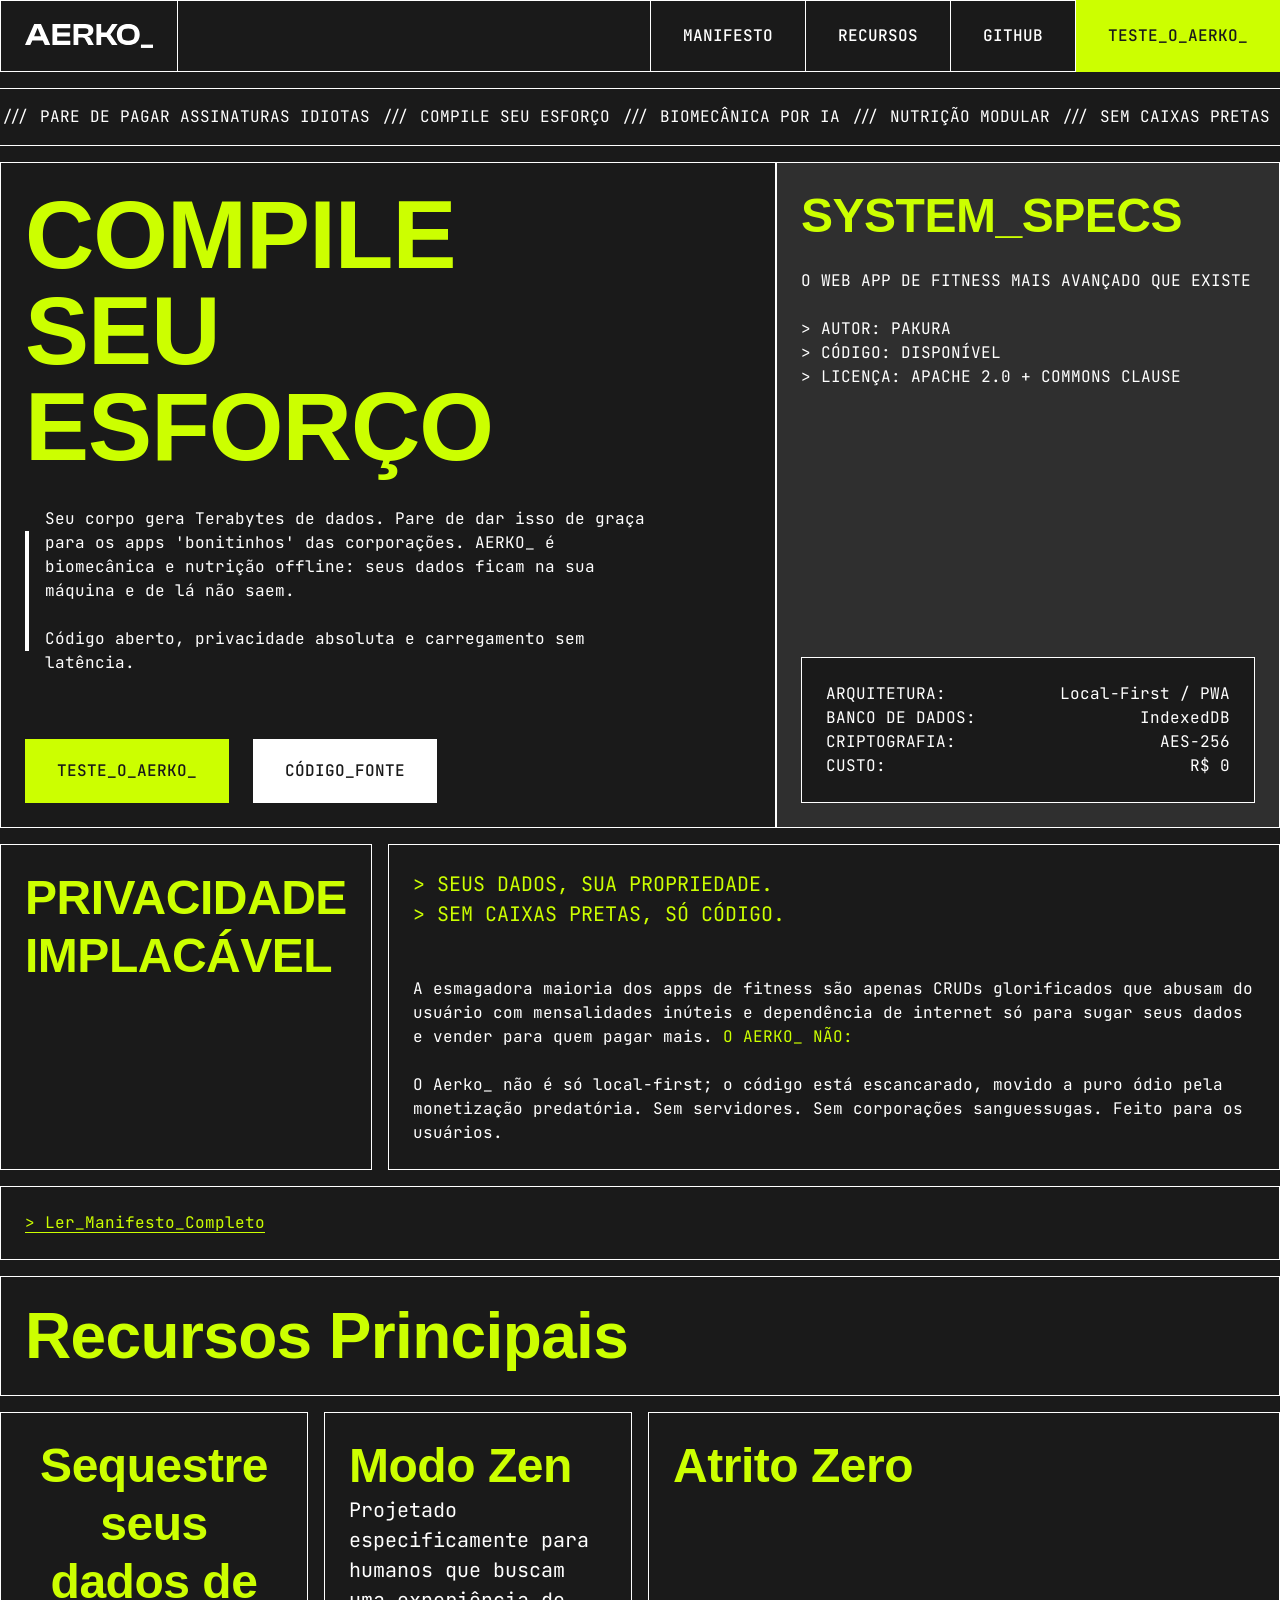
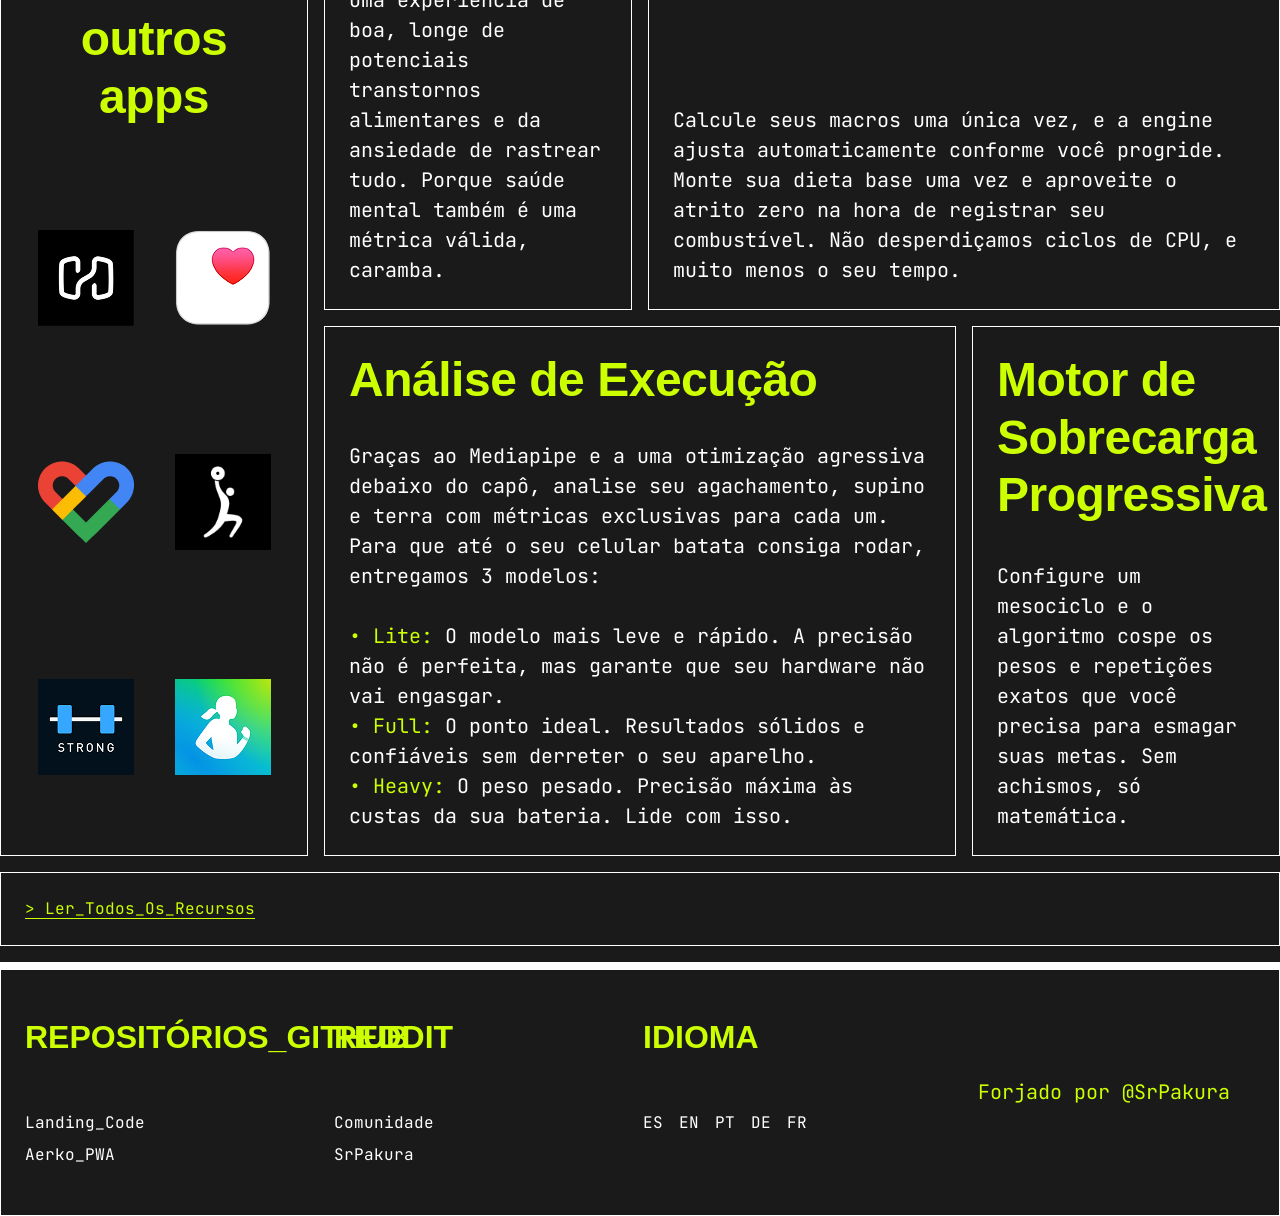
<file: pt-br/index.html>
<!DOCTYPE html>
<html lang="pt-BR">
<head>
    <meta charset="UTF-8">
    <meta name="viewport" content="width=device-width, initial-scale=1.0">
    <title>AERKO_ | Compile o seu esforço</title>
    <meta name="description" content="Aerko_ é a PWA de fitness mais avançada. Biomecânica por IA, nutrição modular e motor de sobrecarga progressiva. Local-first, sem assinaturas e sem caixas pretas.">
    <link href="https://api.fontshare.com/v2/css?f[]=clash-display@600,700&display=swap" rel="stylesheet">
    <link href="https://fonts.googleapis.com/css2?family=JetBrains+Mono:wght@400;500&display=swap" rel="stylesheet">
    
    <link rel="stylesheet" href="/css/style.css">
    
    <link rel="alternate" hreflang="es" href="https://aerko.app/" />
    <link rel="alternate" hreflang="en" href="https://aerko.app/en/" />
    <link rel="alternate" hreflang="pt-BR" href="https://aerko.app/pt-br/" />
    <link rel="alternate" hreflang="fr" href="https://aerko.app/fr/" />
    <link rel="alternate" hreflang="de" href="https://aerko.app/de/" />
    <link rel="alternate" hreflang="x-default" href="https://aerko.app/" />
</head>

<body>
    <div class="layout-wrapper">
        <header class="header">
            <div class="header__logo-container">
                <img src="/assets/logo.svg" alt="AERKO_" class="logo">
            </div>
            <div class="header__filler"></div>
            <nav class="header__nav"> 
                <a href="/manifiesto.html" class="btn-nav">MANIFESTO</a>
                <a href="/funciones.html" class="btn-nav">RECURSOS</a>
                <a href="https://github.com/SrPakura/AERKO_PWA" class="btn-nav" target="_blank" rel="noopener">GITHUB</a>
                
                <a href="https://aerko.app" class="btn-cta green desktop-cta">TESTE_O_AERKO_</a>
                
                <button class="btn-cta green mobile-menu-btn">MENU</button>
            </nav>
        </header>

        <div class="marquee">
            <div class="marquee__track">
                <p class="p-regular text-white">/// PARE DE PAGAR ASSINATURAS IDIOTAS /// COMPILE SEU ESFORÇO /// BIOMECÂNICA POR IA /// NUTRIÇÃO MODULAR /// SEM CAIXAS PRETAS </p>
                <p class="p-regular text-white">/// PARE DE PAGAR ASSINATURAS IDIOTAS /// COMPILE SEU ESFORÇO /// BIOMECÂNICA POR IA /// NUTRIÇÃO MODULAR /// SEM CAIXAS PRETAS </p>
            </div>
        </div>

        <main class="main-content">
            <section class="hero">
                <div class="hero__left">
                    <div class="hero__title-group">
                        <h1 class="h0 text-green">COMPILE<br>SEU<br>ESFORÇO</h1>
                        <div class="hero__subtitle">
                            <div class="vertical-bar"></div>
                            <p class="p-regular text-white">Seu corpo gera Terabytes de dados. Pare de dar isso de graça para os apps 'bonitinhos' das corporações. AERKO_ é biomecânica e nutrição offline: seus dados ficam na sua máquina e de lá não saem.<br><br>Código aberto, privacidade absoluta e carregamento sem latência.</p>
                        </div>
                    </div>
                    <div class="hero__buttons">
                        <button class="btn-cta green">TESTE_O_AERKO_</button>
                        <button class="btn-cta white">CÓDIGO_FONTE</button>
                    </div>
                </div>
                
                <div class="hero__right">
                    <div class="hero__specs-header">
                        <h2 class="h2 text-green">SYSTEM_SPECS</h2>
                        <p class="p-regular text-white uppercase">O web app de fitness mais avançado que existe</p>
                        <div class="hero__specs-meta p-regular text-white">
                            > AUTOR: PAKURA<br>
                            > CÓDIGO: DISPONÍVEL<br>
                            > LICENÇA: APACHE 2.0 + COMMONS CLAUSE
                        </div>
                    </div>
                    <div class="hero__specs-table">
                        <div class="specs-col text-white p-regular">
                            ARQUITETURA:<br>BANCO DE DADOS:<br>CRIPTOGRAFIA:<br>CUSTO:
                        </div>
                        <div class="specs-col text-white p-regular text-right">
                            Local-First / PWA<br>IndexedDB<br>AES-256<br>R$ 0
                        </div>
                    </div>
                </div>
            </section>

            <section id="manifiesto" class="manifiesto">
                <div class="manifiesto__top">
                    <div class="manifiesto__title">
                        <h2 class="h2 text-green">PRIVACIDADE<br>IMPLACÁVEL</h2>
                    </div>
                    <div class="manifiesto__content">
                        <p class="p-large text-green">> SEUS DADOS, SUA PROPRIEDADE.<br>> SEM CAIXAS PRETAS, SÓ CÓDIGO.</p>
                        <p class="p-regular text-white">A esmagadora maioria dos apps de fitness são apenas CRUDs glorificados que abusam do usuário com mensalidades inúteis e dependência de internet só para sugar seus dados e vender para quem pagar mais. <span class="text-green">O AERKO_ NÃO:</span><br><br>O Aerko_ não é só local-first; o código está escancarado, movido a puro ódio pela monetização predatória. Sem servidores. Sem corporações sanguessugas. Feito para os usuários.</p>
                    </div>
                </div>
                <div class="manifiesto__bottom">
                    <a href="manifiesto.html" class="p-regular text-green underline">> Ler_Manifesto_Completo</a>
                </div>
            </section>

            <section id="funciones" class="funciones">
                <div class="funciones__header">
                    <h2 class="h1 text-green">Recursos Principais</h2>
                </div>
                
                <div class="bento-grid">
                    <div class="bento-item bento-import">
                        <h3 class="h2 text-green text-center">Sequestre seus dados de outros apps</h3>
                        <div class="import-grid">
                            <img src="/assets/icons/icon_hevy.png" alt="Hevy">
                            <img src="/assets/icons/icon_applehealth.png" alt="Apple Health">
                            <img src="/assets/icons/icon_googlefit.png" alt="Google Fit">
                            <img src="/assets/icons/icon_lyfta.png" alt="Lyfta">
                            <img src="/assets/icons/icon_strong.png" alt="Strong">
                            <img src="/assets/icons/icon_samsunghealth.png" alt="Samsung Health">
                        </div>
                    </div>
                    
                    <div class="bento-item bento-zen">
                        <h3 class="h2 text-green">Modo Zen</h3>
                        <p class="p-large text-white">Projetado especificamente para humanos que buscam uma experiência de boa, longe de potenciais transtornos alimentares e da ansiedade de rastrear tudo. Porque saúde mental também é uma métrica válida, caramba.</p>
                    </div>

                    <div class="bento-item bento-friction">
                        <h3 class="h2 text-green">Atrito Zero</h3>
                        <p class="p-large text-white">Calcule seus macros uma única vez, e a engine ajusta automaticamente conforme você progride. Monte sua dieta base uma vez e aproveite o atrito zero na hora de registrar seu combustível. Não desperdiçamos ciclos de CPU, e muito menos o seu tempo.</p>
                    </div>

                    <div class="bento-item bento-analysis">
                        <h3 class="h2 text-green">Análise de Execução</h3>
                        <p class="p-large text-white">Graças ao Mediapipe e a uma otimização agressiva debaixo do capô, analise seu agachamento, supino e terra com métricas exclusivas para cada um. Para que até o seu celular batata consiga rodar, entregamos 3 modelos:<br><br>
                        <span class="text-green">• Lite:</span> O modelo mais leve e rápido. A precisão não é perfeita, mas garante que seu hardware não vai engasgar.<br>
                        <span class="text-green">• Full:</span> O ponto ideal. Resultados sólidos e confiáveis sem derreter o seu aparelho.<br>
                        <span class="text-green">• Heavy:</span> O peso pesado. Precisão máxima às custas da sua bateria. Lide com isso.</p>
                    </div>

                    <div class="bento-item bento-overload">
                        <h3 class="h2 text-green">Motor de<br>Sobrecarga<br>Progressiva</h3>
                        <p class="p-large text-white">Configure um mesociclo e o algoritmo cospe os pesos e repetições exatos que você precisa para esmagar suas metas. Sem achismos, só matemática.</p>
                    </div>
                </div>

                <div class="funciones__footer">
                    <a href="#" class="p-regular text-green underline">> Ler_Todos_Os_Recursos</a>
                </div>
            </section>
        </main>

        <footer class="footer">
            <div class="footer__col">
                <h3 class="h3 text-green">REPOSITÓRIOS_GITHUB<br>&nbsp;</h3>
                <div class="footer__links p-regular">
                    <a href="https://github.com/SrPakura/Aerko_Landing" class="text-white underline-hover">Landing_Code</a>
                    <a href="https://github.com/SrPakura/AERKO_PWA" class="text-white underline-hover">Aerko_PWA</a>
                </div>
            </div>
            <div class="footer__col">
                <h3 class="h3 text-green">REDDIT<br>&nbsp;</h3>
                <div class="footer__links p-regular">
                    <a href="https://www.reddit.com/r/aerko_/" class="text-white underline-hover">Comunidade</a>
                    <a href="https://www.reddit.com/user/SrPakura/" class="text-white underline-hover">SrPakura</a>
                </div>
            </div>
            <div class="footer__col">
                <h3 class="h3 text-green">IDIOMA<br>&nbsp;</h3>
                <div class="footer__links p-regular" style="display: flex; flex-direction: row; gap: 16px; flex-wrap: wrap;">
                    <a href="/" class="text-white underline-hover text-green">ES</a>
                    <a href="/en/" class="text-white underline-hover">EN</a>
                    <a href="/pt-br/" class="text-white underline-hover">PT</a>
                    <a href="/de/" class="text-white underline-hover">DE</a>
                    <a href="/fr/" class="text-white underline-hover">FR</a>
                </div>
            </div>
            <div class="footer__author">
                <p class="p-large text-green">Forjado por @SrPakura</p>
            </div>
        </footer>
    </div>
    
    <div class="mobile-overlay" id="mobileMenu">
            <div class="mobile-backdrop" id="menuBackdrop"></div>
            
            <aside class="mobile-panel">
                <nav class="mobile-links">
                    <a href="https://aerko.app" class="menu-link outline-green">Teste o Aerko_</a>
                    <a href="/manifiesto.html" class="menu-link outline-white">Manifesto</a>
                    <a href="/funciones.html" class="menu-link outline-white">Recursos</a>
                    <a href="https://github.com/SrPakura/AERKO_PWA" class="menu-link outline-white" target="_blank" rel="noopener">Github</a>
                </nav>
            </aside>
        </div>

    <script src="/js/main.js"></script>
</body>
</html>
</file>
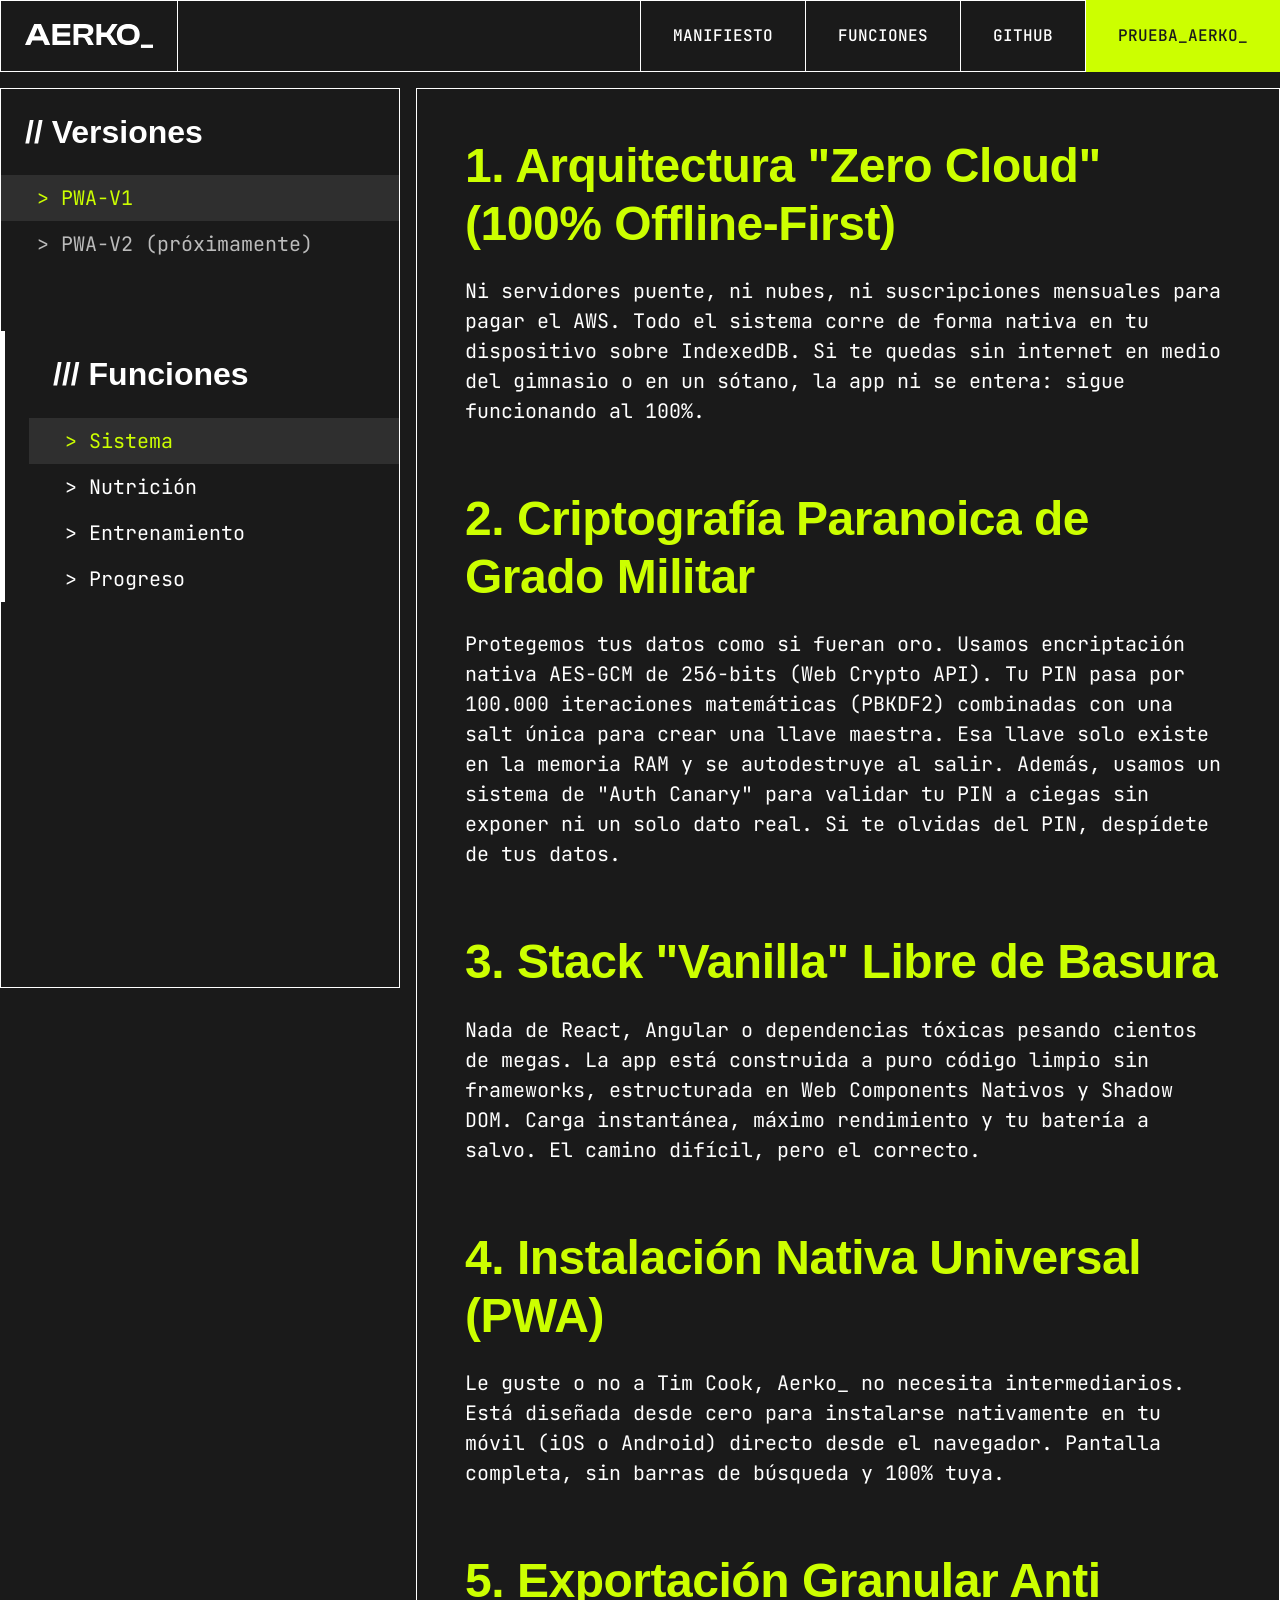
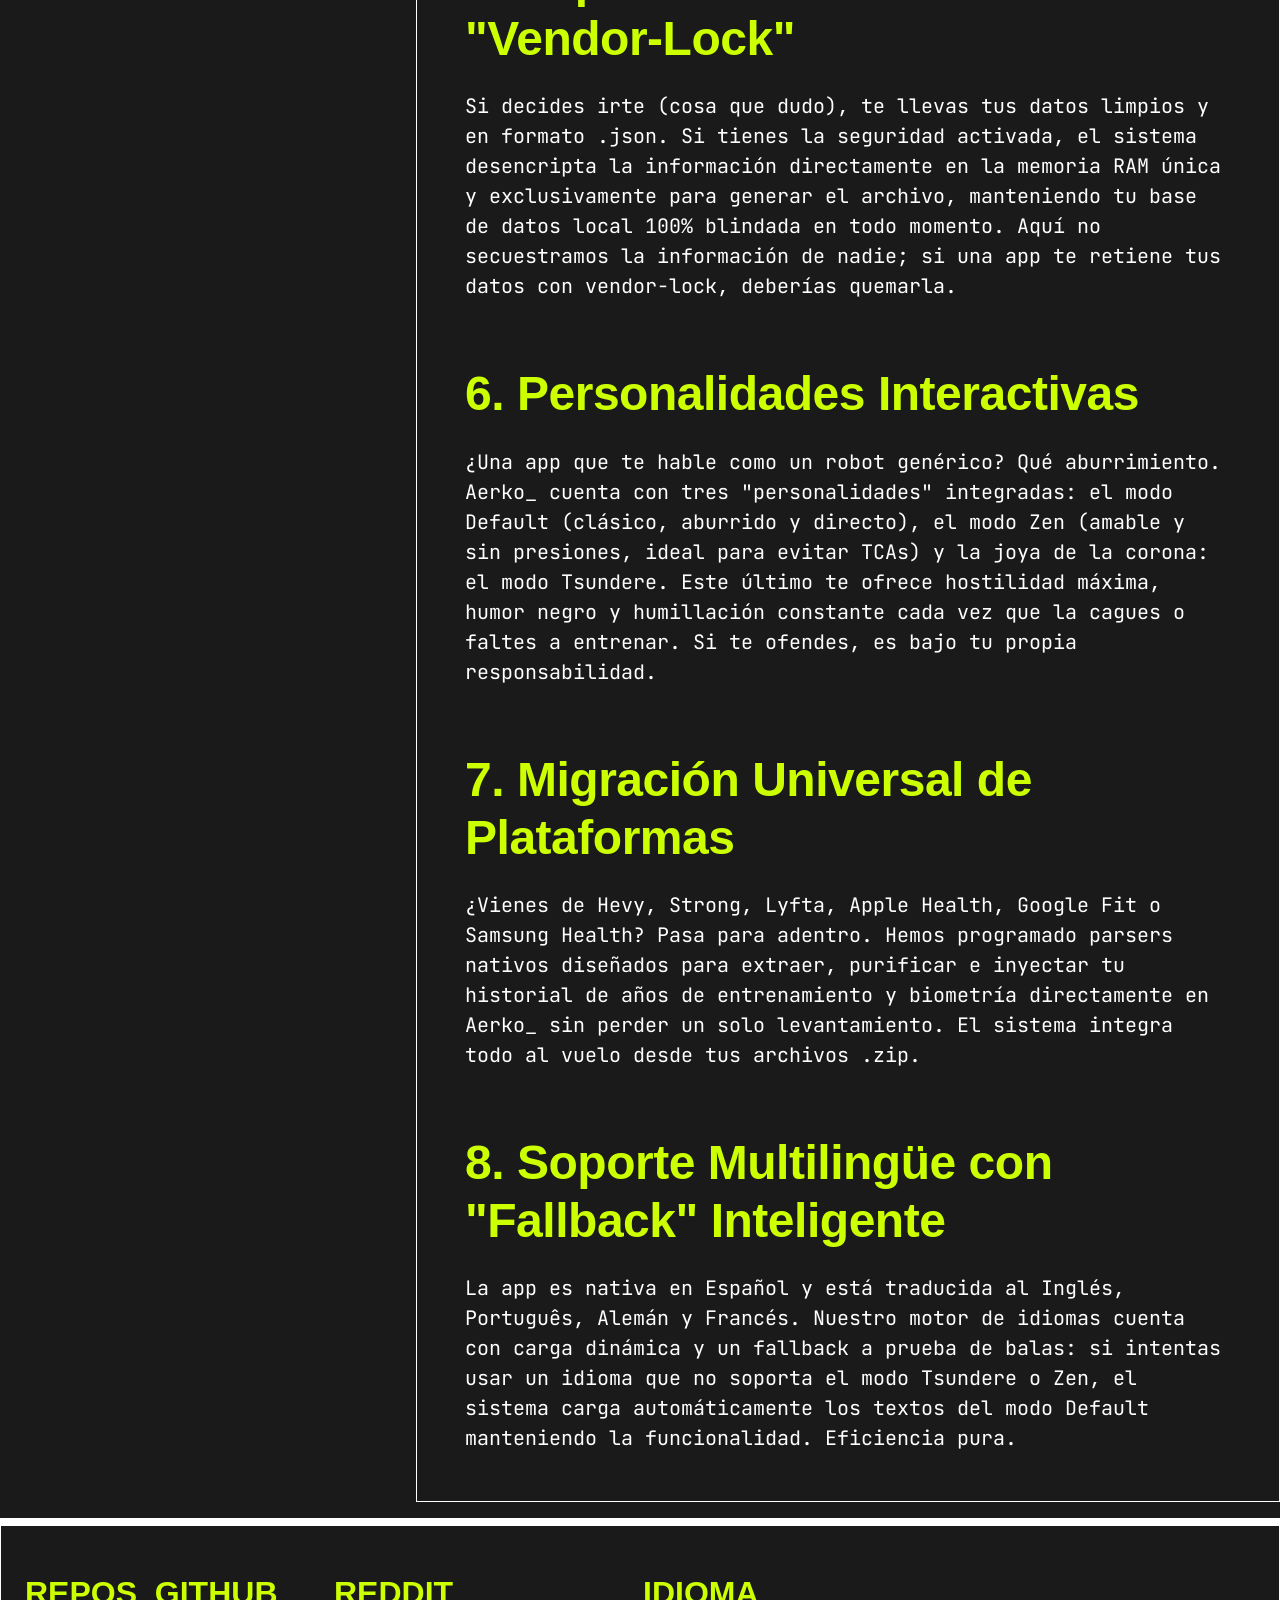
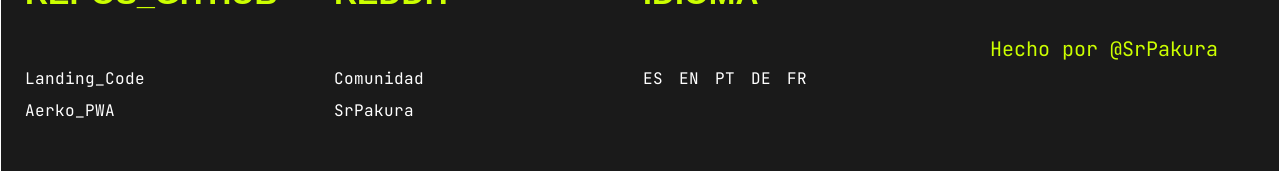
<file: funciones.html>
<!DOCTYPE html>
<html lang="es">
<head>
    <meta charset="UTF-8">
    <meta name="viewport" content="width=device-width, initial-scale=1.0">
    <title>AERKO_ | Funciones</title>
    <link href="https://api.fontshare.com/v2/css?f[]=clash-display@600,700&display=swap" rel="stylesheet">
    <link href="https://fonts.googleapis.com/css2?family=JetBrains+Mono:wght@400;500&display=swap" rel="stylesheet">
    
    <!-- Se asume que el archivo CSS está en la ruta indicada -->
    <link rel="stylesheet" href="/css/style.css">

    <link rel="alternate" hreflang="es" href="https://aerko.app/" />
    <link rel="alternate" hreflang="en" href="https://aerko.app/en/" />
    <link rel="alternate" hreflang="pt-BR" href="https://aerko.app/pt-br/" />
    <link rel="alternate" hreflang="fr" href="https://aerko.app/fr/" />
    <link rel="alternate" hreflang="de" href="https://aerko.app/de/" />
    <link rel="alternate" hreflang="x-default" href="https://aerko.app/" />
</head>

<body>
    <div class="layout-wrapper">
        <header class="header">
            <div class="header__logo-container">
                <a href="/"><img src="/assets/logo.svg" alt="AERKO_" class="logo"></a>
            </div>
            <div class="header__filler"></div>
            <nav class="header__nav">
                <a href="/manifiesto.html" class="btn-nav">MANIFIESTO</a>
                <a href="/funciones.html" class="btn-nav">FUNCIONES</a>
                <a href="https://github.com/SrPakura/AERKO_PWA" class="btn-nav" target="_blank" rel="noopener">GITHUB</a>
                
                <a href="https://aerko.app" class="btn-cta green desktop-cta">PRUEBA_AERKO_</a>
                <button class="btn-cta green mobile-menu-btn">MENU</button>
            </nav>
        </header>

        <main class="main-content">
            <div class="docs-layout">
                
                <aside class="sidebar">
                    <div class="sidebar__group">
                        <div class="sidebar__title-box">
                            <h3 class="h3 text-white">// Versiones</h3>
                        </div>
                        <a href="#" class="sidebar__link active">
                            <span class="p-large">> PWA-V1</span>
                        </a>
                        <div class="sidebar__link disabled">
                            <span class="p-large">> PWA-V2 (próximamente)</span>
                        </div>
                    </div>

                    <div class="sidebar__group group-funciones">
                        <div class="sidebar__title-box">
                            <h3 class="h3 text-white">/// Funciones</h3>
                        </div>
                        <a href="#" class="sidebar__link tab-btn active-tab" data-target="tab-sistema">
                            <span class="p-large">> Sistema</span>
                        </a>
                        <a href="#" class="sidebar__link tab-btn" data-target="tab-nutricion">
                            <span class="p-large">> Nutrición</span>
                        </a>
                        <a href="#" class="sidebar__link tab-btn" data-target="tab-entrenamiento">
                            <span class="p-large">> Entrenamiento</span>
                        </a>
                        <a href="#" class="sidebar__link tab-btn" data-target="tab-progreso">
                            <span class="p-large">> Progreso</span>
                        </a>
                    </div>
                </aside>

                <section class="explorer">
                    
                    <!-- SISTEMA -->
                    <div class="explorer__content active" id="tab-sistema">
                        <article class="explorer__block">
                            <h2 class="h2 text-green">1. Arquitectura "Zero Cloud" (100% Offline-First)</h2>
                            <p class="p-large text-white">Ni servidores puente, ni nubes, ni suscripciones mensuales para pagar el AWS. Todo el sistema corre de forma nativa en tu dispositivo sobre IndexedDB. Si te quedas sin internet en medio del gimnasio o en un sótano, la app ni se entera: sigue funcionando al 100%.</p>
                        </article>
                        <article class="explorer__block">
                            <h2 class="h2 text-green">2. Criptografía Paranoica de Grado Militar</h2>
                            <p class="p-large text-white">Protegemos tus datos como si fueran oro. Usamos encriptación nativa AES-GCM de 256-bits (Web Crypto API). Tu PIN pasa por 100.000 iteraciones matemáticas (PBKDF2) combinadas con una salt única para crear una llave maestra. Esa llave solo existe en la memoria RAM y se autodestruye al salir. Además, usamos un sistema de "Auth Canary" para validar tu PIN a ciegas sin exponer ni un solo dato real. Si te olvidas del PIN, despídete de tus datos.</p>
                        </article>
                        <article class="explorer__block">
                            <h2 class="h2 text-green">3. Stack "Vanilla" Libre de Basura</h2>
                            <p class="p-large text-white">Nada de React, Angular o dependencias tóxicas pesando cientos de megas. La app está construida a puro código limpio sin frameworks, estructurada en Web Components Nativos y Shadow DOM. Carga instantánea, máximo rendimiento y tu batería a salvo. El camino difícil, pero el correcto.</p>
                        </article>
                        <article class="explorer__block">
                            <h2 class="h2 text-green">4. Instalación Nativa Universal (PWA)</h2>
                            <p class="p-large text-white">Le guste o no a Tim Cook, Aerko_ no necesita intermediarios. Está diseñada desde cero para instalarse nativamente en tu móvil (iOS o Android) directo desde el navegador. Pantalla completa, sin barras de búsqueda y 100% tuya.</p>
                        </article>
                        <article class="explorer__block">
                            <h2 class="h2 text-green">5. Exportación Granular Anti "Vendor-Lock"</h2>
                            <p class="p-large text-white">Si decides irte (cosa que dudo), te llevas tus datos limpios y en formato .json. Si tienes la seguridad activada, el sistema desencripta la información directamente en la memoria RAM única y exclusivamente para generar el archivo, manteniendo tu base de datos local 100% blindada en todo momento. Aquí no secuestramos la información de nadie; si una app te retiene tus datos con vendor-lock, deberías quemarla.</p>
                        </article>
                        <article class="explorer__block">
                            <h2 class="h2 text-green">6. Personalidades Interactivas</h2>
                            <p class="p-large text-white">¿Una app que te hable como un robot genérico? Qué aburrimiento. Aerko_ cuenta con tres "personalidades" integradas: el modo Default (clásico, aburrido y directo), el modo Zen (amable y sin presiones, ideal para evitar TCAs) y la joya de la corona: el modo Tsundere. Este último te ofrece hostilidad máxima, humor negro y humillación constante cada vez que la cagues o faltes a entrenar. Si te ofendes, es bajo tu propia responsabilidad.</p>
                        </article>
                        <article class="explorer__block">
                            <h2 class="h2 text-green">7. Migración Universal de Plataformas</h2>
                            <p class="p-large text-white">¿Vienes de Hevy, Strong, Lyfta, Apple Health, Google Fit o Samsung Health? Pasa para adentro. Hemos programado parsers nativos diseñados para extraer, purificar e inyectar tu historial de años de entrenamiento y biometría directamente en Aerko_ sin perder un solo levantamiento. El sistema integra todo al vuelo desde tus archivos .zip.</p>
                        </article>
                        <article class="explorer__block">
                            <h2 class="h2 text-green">8. Soporte Multilingüe con "Fallback" Inteligente</h2>
                            <p class="p-large text-white">La app es nativa en Español y está traducida al Inglés, Português, Alemán y Francés. Nuestro motor de idiomas cuenta con carga dinámica y un fallback a prueba de balas: si intentas usar un idioma que no soporta el modo Tsundere o Zen, el sistema carga automáticamente los textos del modo Default manteniendo la funcionalidad. Eficiencia pura.</p>
                        </article>
                    </div>

                    <!-- NUTRICIÓN -->
                    <div class="explorer__content" id="tab-nutricion">
                        <article class="explorer__block">
                            <h2 class="h2 text-green">1. Wizard Científico y "Modo Dios"</h2>
                            <p class="p-large text-white">Olvídate de calculadoras "mágicas" de internet. Usamos la fórmula original de Harris-Benedict (1984) para tu TMB y ratios científicos de la ISSN para clavar tus macros. El sistema aplica un recálculo reactivo transversal si tu peso cambia. Y si te crees más listo que el algoritmo, activa el "Modo Dios" y mete tus datos a mano.</p>
                        </article>
                        <article class="explorer__block">
                            <h2 class="h2 text-green">2. Escáner Nativo y Base de Datos Híbrida</h2>
                            <p class="p-large text-white">Nada de buscar alimentos a mano. Integramos un escáner de códigos de barras nativo que ataca directamente a la API de Open Food Facts desde tu cliente. Cero servidores puente, cero telemetría. Además, cuentas con una base de datos local híbrida curada al milímetro para no depender de internet.</p>
                        </article>
                        <article class="explorer__block">
                            <h2 class="h2 text-green">3. Nutrición Modular: Gramajes Fijos y Variables</h2>
                            <p class="p-large text-white">Gestiona grupos de alimentos y diseña tus dietas base. Puedes asignar gramajes fijos para lo que comes todos los días exactamente igual, o gramajes variables para lo que decides en el momento. Te esfuerzas una vez en configurarlo y te olvidas el resto del mes.</p>
                        </article>
                        <article class="explorer__block">
                            <h2 class="h2 text-green">4. "Smart Checks" y Dashboard Visual Adaptativo</h2>
                            <p class="p-large text-white">Nuestro flujo de Smart Checks te ofrece un registro diario de fricción cero: entras, marcas las comidas preconfiguradas y listo. Todo tu progreso calórico se renderiza en un dashboard visual adaptativo que te dice cuánto margen te queda en tiempo real.</p>
                        </article>
                    </div>

                    <!-- ENTRENAMIENTO -->
                    <div class="explorer__content" id="tab-entrenamiento">
                        <article class="explorer__block">
                            <h2 class="h2 text-green">1. Planificador Modular y "Smart Flow"</h2>
                            <p class="p-large text-white">Diseña tu rutina una sola vez. En el gimnasio, el motor Smart Flow toma el control: ejecutas tu rutina con fricción nula, registras datos al vuelo y usas cronómetros nativos sin salir de la app. Solo tienes que levantar el peso, nosotros nos encargamos de la burocracia.</p>
                        </article>
                        <article class="explorer__block">
                            <h2 class="h2 text-green">2. Motor Predictivo de Cargas y 1RM Multicondicional</h2>
                            <p class="p-large text-white">La app analiza tus patrones de fatiga y mesociclos para decirte qué peso mover en tu próxima sesión. Usamos fórmulas de Brzycki, Epley o Lombardi dinámicamente dependiendo de tu rango de repeticiones. Pura matemática aplicada al hierro.</p>
                        </article>
                        <article class="explorer__block">
                            <h2 class="h2 text-green">3. Análisis Científico de Volumen y Desequilibrios</h2>
                            <p class="p-large text-white">Cruzamos tus series efectivas con una base de datos anatómica para ubicar tu esfuerzo en umbrales reales: MV, MEV, MAV y MRV. El sistema detecta automáticamente desequilibrios por cabezas musculares. Si te saltas el día de pierna, te lo vamos a decir en la cara.</p>
                        </article>
                        <article class="explorer__block">
                            <h2 class="h2 text-green">4. "Vision Lab": Biomecánica por IA</h2>
                            <p class="p-large text-white">Graba tus levantamientos y nuestra IA evaluará tu técnica midiendo ROM, trayectoria de la barra y sticking points. Usamos optimización asíncrona "Ping-Pong" con FPS dinámicos y filtros matemáticos EMA para proteger tu CPU y batería mientras logramos precisión milimétrica.</p>
                        </article>
                    </div>

                    <!-- PROGRESO -->
                    <div class="explorer__content" id="tab-progreso">
                        <article class="explorer__block">
                            <h2 class="h2 text-green">1. Cooldown Anti-Obsesión y Biometría Clínica</h2>
                            <p class="p-large text-white">Implementamos un cooldown de registro dinámico (anclado a tu personalidad activa) para proteger tu salud mental y evitar métricas basura. Registra peso, medidas perimetrales y pliegues cutáneos milimétricos solo cuando realmente toca.</p>
                        </article>
                        <article class="explorer__block">
                            <h2 class="h2 text-green">2. Calculadora de Composición Corporal Científica</h2>
                            <p class="p-large text-white">Tira tu báscula inteligente a la basura. Si quieres saber tu grasa real, usa un plicómetro. Nuestro motor matemático usa las fórmulas de Jackson-Pollock combinadas con la ecuación de Siri para obtener tu densidad corporal real. Cero estimaciones mágicas.</p>
                        </article>
                        <article class="explorer__block">
                            <h2 class="h2 text-green">3. Dashboards en Cliente Puro (Cero Telemetría)</h2>
                            <p class="p-large text-white">Mapas de calor, radares de volumen muscular, curvas de e1RM... Todo se genera mediante &lt;canvas&gt; puramente en tu dispositivo. No hay llamadas a servidores externos ni rastreo de datos. Tu progreso es tuyo y de nadie más.</p>
                        </article>
                        <article class="explorer__block">
                            <h2 class="h2 text-green">4. Aerko_ Wrapped: El Anti-Wrapped</h2>
                            <p class="p-large text-white">Una vez cada tres meses el sistema renderiza un póster visual con tus hitos de fuerza (y algún insulto si usas el modo Tsundere) que puedes descargar sin consumir datos. Lo compartes si quieres y vuelves a entrenar. El postureo justo.</p>
                        </article>
                    </div>

                </section>
            </div>
        </main>

        <footer class="footer">
            <div class="footer__col">
                <h3 class="h3 text-green">REPOS_GITHUB<br>&nbsp;</h3>
                <div class="footer__links p-regular">
                    <a href="https://github.com/SrPakura/Aerko_Landing" class="text-white underline-hover">Landing_Code</a>
                    <a href="https://github.com/SrPakura/AERKO_PWA" class="text-white underline-hover">Aerko_PWA</a>
                </div>
            </div>
            <div class="footer__col">
                <h3 class="h3 text-green">REDDIT<br>&nbsp;</h3>
                <div class="footer__links p-regular">
                    <a href="https://www.reddit.com/r/aerko_/" class="text-white underline-hover">Comunidad</a>
                    <a href="https://www.reddit.com/user/SrPakura/" class="text-white underline-hover">SrPakura</a>
                </div>
            </div>
            <div class="footer__col">
                <h3 class="h3 text-green">IDIOMA<br>&nbsp;</h3>
                <div class="footer__links p-regular" style="display: flex; flex-direction: row; gap: 16px; flex-wrap: wrap;">
                    <a href="/" class="text-white underline-hover text-green">ES</a>
                    <a href="/en/" class="text-white underline-hover">EN</a>
                    <a href="/pt-br/" class="text-white underline-hover">PT</a>
                    <a href="/de/" class="text-white underline-hover">DE</a>
                    <a href="/fr/" class="text-white underline-hover">FR</a>
                </div>
            </div>
            <div class="footer__author">
                <p class="p-large text-green">Hecho por @SrPakura</p>
            </div>
        </footer>

        <div class="mobile-overlay" id="mobileMenu">
            <div class="mobile-backdrop" id="menuBackdrop"></div>
            <aside class="mobile-panel">
                <nav class="mobile-links">
                    <a href="https://aerko.app" class="menu-link outline-green">Prueba Aerko_</a>
                    <a href="/manifiesto.html" class="menu-link outline-white">Manifiesto</a>
                    <a href="/funciones.html" class="menu-link outline-white">Funciones</a>
                    <a href="https://github.com/SrPakura/AERKO_PWA" class="menu-link outline-white" target="_blank" rel="noopener">Github</a>
                </nav>
            </aside>
        </div>
    </div>
    
    <script src="/js/main.js"></script>
</body>
</html>
</file>
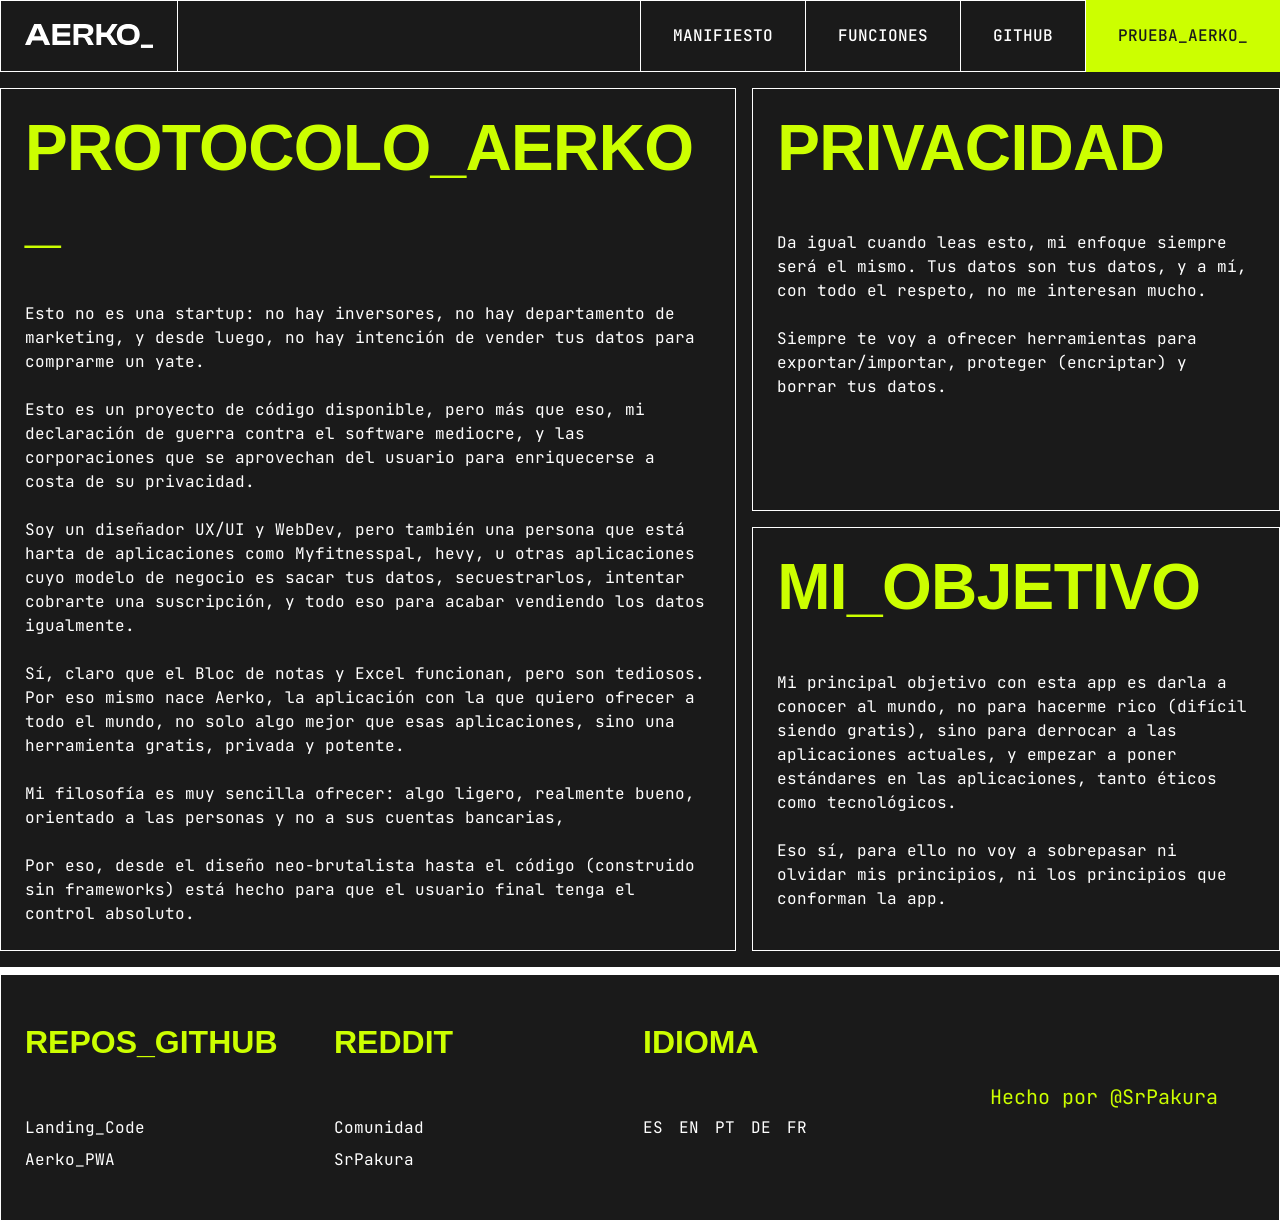
<file: manifiesto.html>
<!DOCTYPE html>
<html lang="es">
<head>
    <meta charset="UTF-8">
    <meta name="viewport" content="width=device-width, initial-scale=1.0">
    <title>AERKO_ | Manifiesto</title>
    <link href="https://api.fontshare.com/v2/css?f[]=clash-display@600,700&display=swap" rel="stylesheet">
    <link href="https://fonts.googleapis.com/css2?family=JetBrains+Mono:wght@400;500&display=swap" rel="stylesheet">
    
    <link rel="stylesheet" href="/css/style.css">

    <link rel="alternate" hreflang="es" href="https://aerko.app/" />
    <link rel="alternate" hreflang="en" href="https://aerko.app/en/" />
    <link rel="alternate" hreflang="pt-BR" href="https://aerko.app/pt-br/" />
    <link rel="alternate" hreflang="fr" href="https://aerko.app/fr/" />
    <link rel="alternate" hreflang="de" href="https://aerko.app/de/" />
    <link rel="alternate" hreflang="x-default" href="https://aerko.app/" />
</head>

<body>
    <div class="layout-wrapper">
        <header class="header">
            <div class="header__logo-container">
                <a href="/"><img src="/assets/logo.svg" alt="AERKO_" class="logo"></a>
            </div>
            <div class="header__filler"></div>
            <nav class="header__nav">
                <a href="/manifiesto.html" class="btn-nav">MANIFIESTO</a>
                <a href="/funciones.html" class="btn-nav">FUNCIONES</a>
                <a href="https://github.com/SrPakura/AERKO_PWA" class="btn-nav" target="_blank" rel="noopener">GITHUB</a>
                
                <a href="https://aerko.app" class="btn-cta green desktop-cta">PRUEBA_AERKO_</a>
                
                <button class="btn-cta green mobile-menu-btn">MENU</button>
            </nav>
        </header>

        <main class="main-content">
            <section class="manifesto-layout">
                <article class="manifesto-left">
                    <h1 class="h1 text-green manifesto-title">PROTOCOLO_AERKO_</h1>
                    <div class="manifesto-text p-regular text-white">
                        <p>Esto no es una startup: no hay inversores, no hay departamento de marketing, y desde luego, no hay intención de vender tus datos para comprarme un yate.</p>
                        <p>Esto es un proyecto de código disponible, pero más que eso, mi declaración de guerra contra el software mediocre, y las corporaciones que se aprovechan del usuario para enriquecerse a costa de su privacidad.</p>
                        <p>Soy un diseñador UX/UI y WebDev, pero también una persona que está harta de aplicaciones como Myfitnesspal, hevy, u otras aplicaciones cuyo modelo de negocio es sacar tus datos, secuestrarlos, intentar cobrarte una suscripción, y todo eso para acabar vendiendo los datos igualmente.</p>
                        <p>Sí, claro que el Bloc de notas y Excel funcionan, pero son tediosos. Por eso mismo nace Aerko, la aplicación con la que quiero ofrecer a todo el mundo, no solo algo mejor que esas aplicaciones, sino una herramienta gratis, privada y potente.</p>
                        <p>Mi filosofía es muy sencilla ofrecer: algo ligero, realmente bueno, orientado a las personas y no a sus cuentas bancarias,</p>
                        <p>Por eso, desde el diseño neo-brutalista hasta el código (construido sin frameworks) está hecho para que el usuario final tenga el control absoluto.</p>
                    </div>
                </article>

                <aside class="manifesto-right">
                    <article class="manifesto-block">
                        <h2 class="h1 text-green manifesto-title">PRIVACIDAD</h2>
                        <div class="manifesto-text p-regular text-white">
                            <p>Da igual cuando leas esto, mi enfoque siempre será el mismo. Tus datos son tus datos, y a mí, con todo el respeto, no me interesan mucho.</p>
                            <p>Siempre te voy a ofrecer herramientas para exportar/importar, proteger (encriptar) y borrar tus datos.</p>
                        </div>
                    </article>

                    <article class="manifesto-block">
                        <h2 class="h1 text-green manifesto-title">MI_OBJETIVO</h2>
                        <div class="manifesto-text p-regular text-white">
                            <p>Mi principal objetivo con esta app es darla a conocer al mundo, no para hacerme rico (difícil siendo gratis), sino para derrocar a las aplicaciones actuales, y empezar a poner estándares en las aplicaciones, tanto éticos como tecnológicos.</p>
                            <p>Eso sí, para ello no voy a sobrepasar ni olvidar mis principios, ni los principios que conforman la app.</p>
                        </div>
                    </article>
                </aside>
            </section>
        </main>

        <footer class="footer">
            <div class="footer__col">
                <h3 class="h3 text-green">REPOS_GITHUB<br>&nbsp;</h3>
                <div class="footer__links p-regular">
                    <a href="https://github.com/SrPakura/Aerko_Landing" class="text-white underline-hover">Landing_Code</a>
                    <a href="https://github.com/SrPakura/AERKO_PWA" class="text-white underline-hover">Aerko_PWA</a>
                </div>
            </div>
            <div class="footer__col">
                <h3 class="h3 text-green">REDDIT<br>&nbsp;</h3>
                <div class="footer__links p-regular">
                    <a href="https://www.reddit.com/r/aerko_/" class="text-white underline-hover">Comunidad</a>
                    <a href="https://www.reddit.com/user/SrPakura/" class="text-white underline-hover">SrPakura</a>
                </div>
            </div>
            <div class="footer__col">
                <h3 class="h3 text-green">IDIOMA<br>&nbsp;</h3>
                <div class="footer__links p-regular" style="display: flex; flex-direction: row; gap: 16px; flex-wrap: wrap;">
                    <a href="/" class="text-white underline-hover text-green">ES</a>
                    <a href="/en/" class="text-white underline-hover">EN</a>
                    <a href="/pt-br/" class="text-white underline-hover">PT</a>
                    <a href="/de/" class="text-white underline-hover">DE</a>
                    <a href="/fr/" class="text-white underline-hover">FR</a>
                </div>
            </div>
            <div class="footer__author">
                <p class="p-large text-green">Hecho por @SrPakura</p>
            </div>
        </footer>
    </div>
    
    <div class="mobile-overlay" id="mobileMenu">
            <div class="mobile-backdrop" id="menuBackdrop"></div>
            
            <aside class="mobile-panel">
                <nav class="mobile-links">
                    <a href="https://aerko.app" class="menu-link outline-green">Prueba Aerko_</a>
                    <a href="/manifiesto.html" class="menu-link outline-white">Manifiesto</a>
                    <a href="/funciones.html" class="menu-link outline-white">Funciones</a>
                    <a href="https://github.com/SrPakura/AERKO_PWA" class="menu-link outline-white" target="_blank" rel="noopener">Github</a>
                </nav>
            </aside>
        </div>
        
    <script src="/js/main.js"></script>
</body>
</html>
</file>
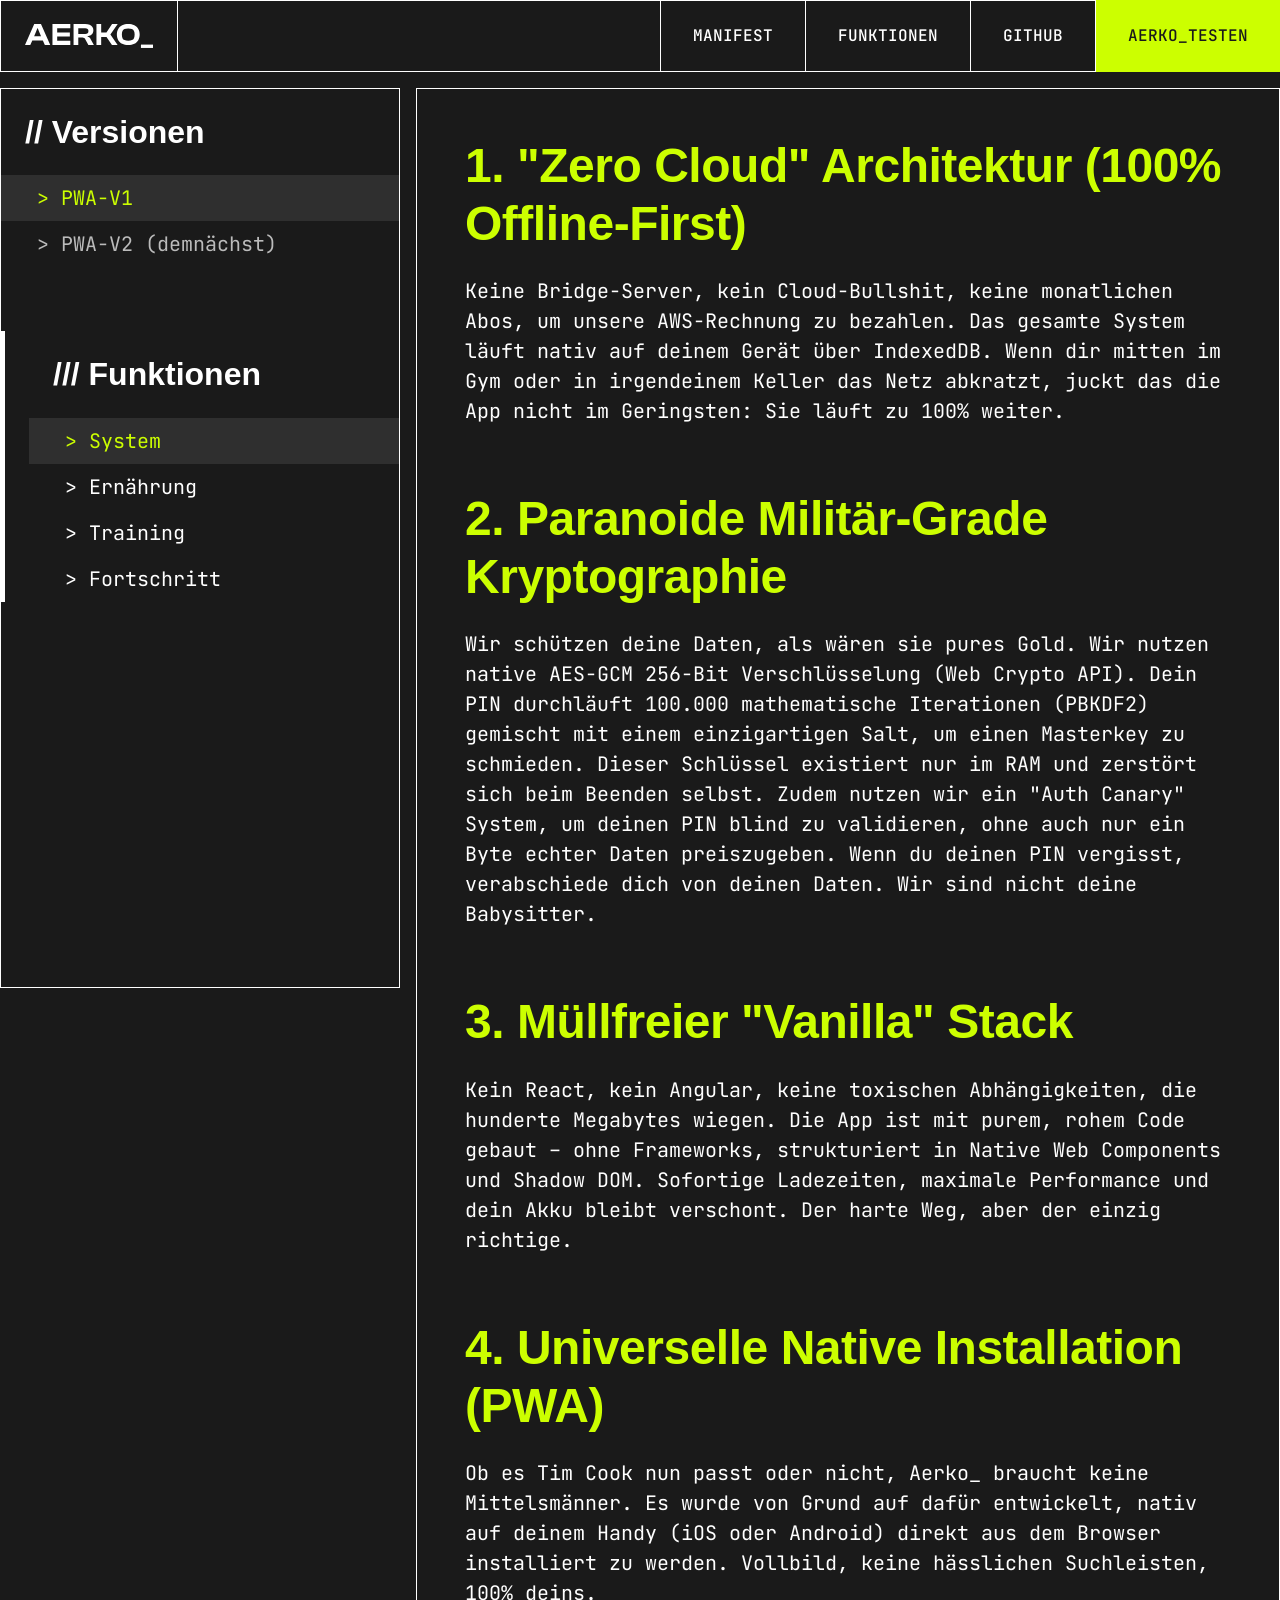
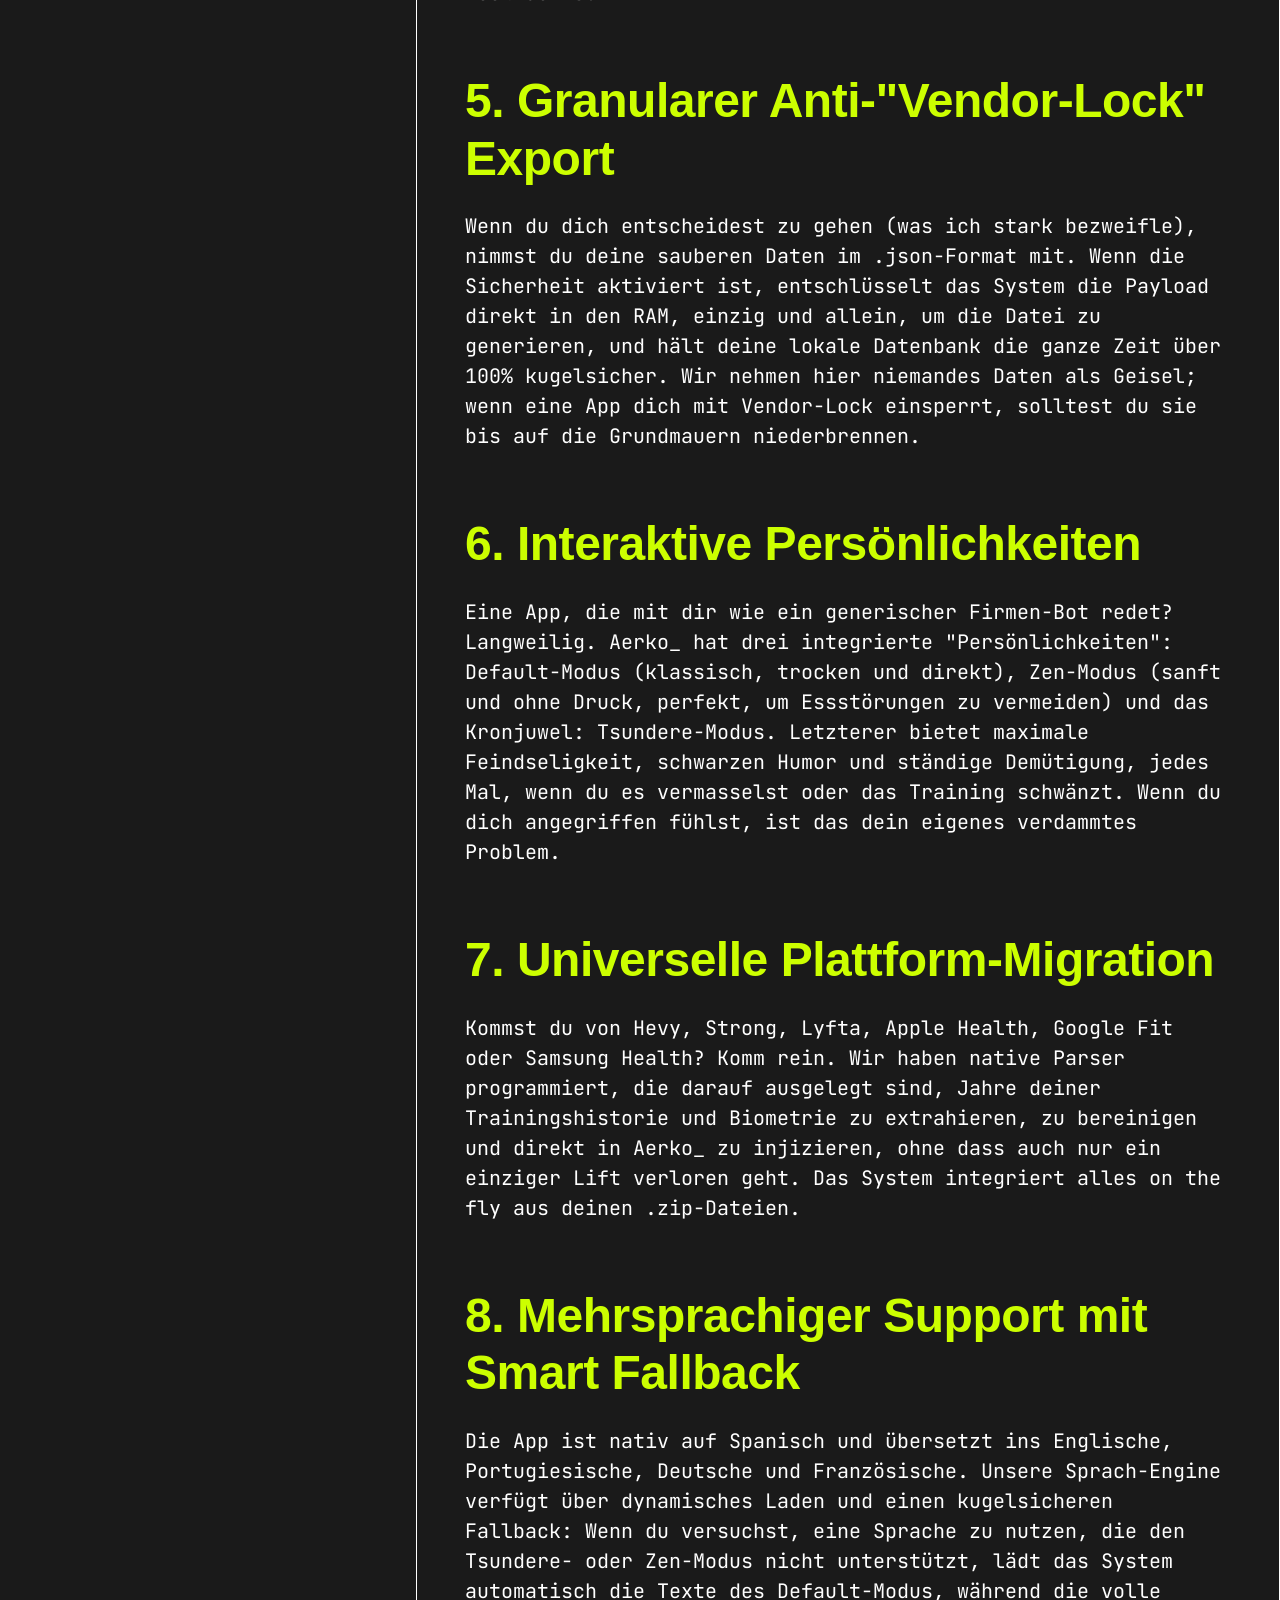
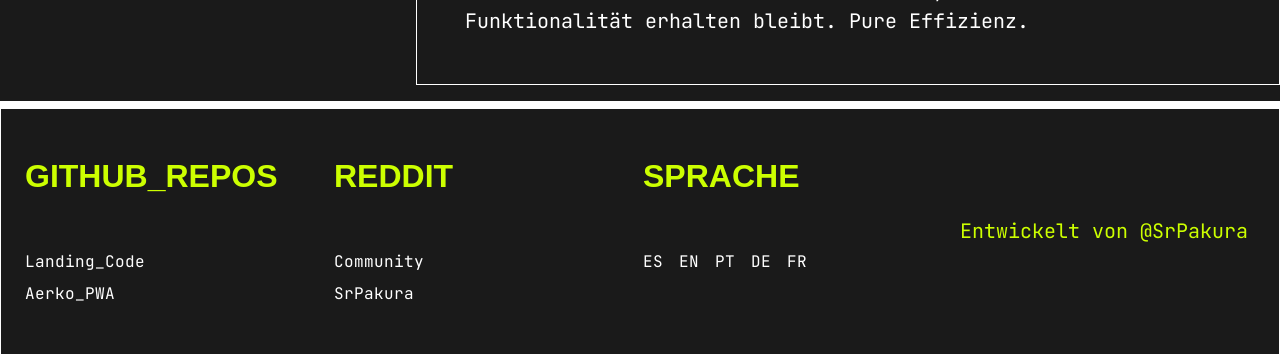
<file: de/funciones.html>
<!DOCTYPE html>
<html lang="de">
<head>
    <meta charset="UTF-8">
    <meta name="viewport" content="width=device-width, initial-scale=1.0">
    <title>AERKO_ | Funktionen</title>
    <link href="https://api.fontshare.com/v2/css?f[]=clash-display@600,700&display=swap" rel="stylesheet">
    <link href="https://fonts.googleapis.com/css2?family=JetBrains+Mono:wght@400;500&display=swap" rel="stylesheet">
    
    <link rel="stylesheet" href="/css/style.css">

    <link rel="alternate" hreflang="es" href="https://aerko.app/" />
    <link rel="alternate" hreflang="en" href="https://aerko.app/en/" />
    <link rel="alternate" hreflang="pt-BR" href="https://aerko.app/pt-br/" />
    <link rel="alternate" hreflang="fr" href="https://aerko.app/fr/" />
    <link rel="alternate" hreflang="de" href="https://aerko.app/de/" />
    <link rel="alternate" hreflang="x-default" href="https://aerko.app/" />
</head>

<body>
    <div class="layout-wrapper">
        <header class="header">
            <div class="header__logo-container">
                <a href="/"><img src="/assets/logo.svg" alt="AERKO_" class="logo"></a>
            </div>
            <div class="header__filler"></div>
            <nav class="header__nav">
                <a href="/manifiesto.html" class="btn-nav">MANIFEST</a>
                <a href="/funciones.html" class="btn-nav">FUNKTIONEN</a>
                <a href="https://github.com/SrPakura/AERKO_PWA" class="btn-nav" target="_blank" rel="noopener">GITHUB</a>
                
                <a href="https://aerko.app" class="btn-cta green desktop-cta">AERKO_TESTEN</a>
                <button class="btn-cta green mobile-menu-btn">MENÜ</button>
            </nav>
        </header>

        <main class="main-content">
            <div class="docs-layout">
                
                <aside class="sidebar">
                    <div class="sidebar__group">
                        <div class="sidebar__title-box">
                            <h3 class="h3 text-white">// Versionen</h3>
                        </div>
                        <a href="#" class="sidebar__link active">
                            <span class="p-large">> PWA-V1</span>
                        </a>
                        <div class="sidebar__link disabled">
                            <span class="p-large">> PWA-V2 (demnächst)</span>
                        </div>
                    </div>

                    <div class="sidebar__group group-funciones">
                        <div class="sidebar__title-box">
                            <h3 class="h3 text-white">/// Funktionen</h3>
                        </div>
                        <a href="#" class="sidebar__link tab-btn active-tab" data-target="tab-sistema">
                            <span class="p-large">> System</span>
                        </a>
                        <a href="#" class="sidebar__link tab-btn" data-target="tab-nutricion">
                            <span class="p-large">> Ernährung</span>
                        </a>
                        <a href="#" class="sidebar__link tab-btn" data-target="tab-entrenamiento">
                            <span class="p-large">> Training</span>
                        </a>
                        <a href="#" class="sidebar__link tab-btn" data-target="tab-progreso">
                            <span class="p-large">> Fortschritt</span>
                        </a>
                    </div>
                </aside>

                <section class="explorer">
                    
                    <div class="explorer__content active" id="tab-sistema">
                        <article class="explorer__block">
                            <h2 class="h2 text-green">1. "Zero Cloud" Architektur (100% Offline-First)</h2>
                            <p class="p-large text-white">Keine Bridge-Server, kein Cloud-Bullshit, keine monatlichen Abos, um unsere AWS-Rechnung zu bezahlen. Das gesamte System läuft nativ auf deinem Gerät über IndexedDB. Wenn dir mitten im Gym oder in irgendeinem Keller das Netz abkratzt, juckt das die App nicht im Geringsten: Sie läuft zu 100% weiter.</p>
                        </article>
                        <article class="explorer__block">
                            <h2 class="h2 text-green">2. Paranoide Militär-Grade Kryptographie</h2>
                            <p class="p-large text-white">Wir schützen deine Daten, als wären sie pures Gold. Wir nutzen native AES-GCM 256-Bit Verschlüsselung (Web Crypto API). Dein PIN durchläuft 100.000 mathematische Iterationen (PBKDF2) gemischt mit einem einzigartigen Salt, um einen Masterkey zu schmieden. Dieser Schlüssel existiert nur im RAM und zerstört sich beim Beenden selbst. Zudem nutzen wir ein "Auth Canary" System, um deinen PIN blind zu validieren, ohne auch nur ein Byte echter Daten preiszugeben. Wenn du deinen PIN vergisst, verabschiede dich von deinen Daten. Wir sind nicht deine Babysitter.</p>
                        </article>
                        <article class="explorer__block">
                            <h2 class="h2 text-green">3. Müllfreier "Vanilla" Stack</h2>
                            <p class="p-large text-white">Kein React, kein Angular, keine toxischen Abhängigkeiten, die hunderte Megabytes wiegen. Die App ist mit purem, rohem Code gebaut – ohne Frameworks, strukturiert in Native Web Components und Shadow DOM. Sofortige Ladezeiten, maximale Performance und dein Akku bleibt verschont. Der harte Weg, aber der einzig richtige.</p>
                        </article>
                        <article class="explorer__block">
                            <h2 class="h2 text-green">4. Universelle Native Installation (PWA)</h2>
                            <p class="p-large text-white">Ob es Tim Cook nun passt oder nicht, Aerko_ braucht keine Mittelsmänner. Es wurde von Grund auf dafür entwickelt, nativ auf deinem Handy (iOS oder Android) direkt aus dem Browser installiert zu werden. Vollbild, keine hässlichen Suchleisten, 100% deins.</p>
                        </article>
                        <article class="explorer__block">
                            <h2 class="h2 text-green">5. Granularer Anti-"Vendor-Lock" Export</h2>
                            <p class="p-large text-white">Wenn du dich entscheidest zu gehen (was ich stark bezweifle), nimmst du deine sauberen Daten im .json-Format mit. Wenn die Sicherheit aktiviert ist, entschlüsselt das System die Payload direkt in den RAM, einzig und allein, um die Datei zu generieren, und hält deine lokale Datenbank die ganze Zeit über 100% kugelsicher. Wir nehmen hier niemandes Daten als Geisel; wenn eine App dich mit Vendor-Lock einsperrt, solltest du sie bis auf die Grundmauern niederbrennen.</p>
                        </article>
                        <article class="explorer__block">
                            <h2 class="h2 text-green">6. Interaktive Persönlichkeiten</h2>
                            <p class="p-large text-white">Eine App, die mit dir wie ein generischer Firmen-Bot redet? Langweilig. Aerko_ hat drei integrierte "Persönlichkeiten": Default-Modus (klassisch, trocken und direkt), Zen-Modus (sanft und ohne Druck, perfekt, um Essstörungen zu vermeiden) und das Kronjuwel: Tsundere-Modus. Letzterer bietet maximale Feindseligkeit, schwarzen Humor und ständige Demütigung, jedes Mal, wenn du es vermasselst oder das Training schwänzt. Wenn du dich angegriffen fühlst, ist das dein eigenes verdammtes Problem.</p>
                        </article>
                        <article class="explorer__block">
                            <h2 class="h2 text-green">7. Universelle Plattform-Migration</h2>
                            <p class="p-large text-white">Kommst du von Hevy, Strong, Lyfta, Apple Health, Google Fit oder Samsung Health? Komm rein. Wir haben native Parser programmiert, die darauf ausgelegt sind, Jahre deiner Trainingshistorie und Biometrie zu extrahieren, zu bereinigen und direkt in Aerko_ zu injizieren, ohne dass auch nur ein einziger Lift verloren geht. Das System integriert alles on the fly aus deinen .zip-Dateien.</p>
                        </article>
                        <article class="explorer__block">
                            <h2 class="h2 text-green">8. Mehrsprachiger Support mit Smart Fallback</h2>
                            <p class="p-large text-white">Die App ist nativ auf Spanisch und übersetzt ins Englische, Portugiesische, Deutsche und Französische. Unsere Sprach-Engine verfügt über dynamisches Laden und einen kugelsicheren Fallback: Wenn du versuchst, eine Sprache zu nutzen, die den Tsundere- oder Zen-Modus nicht unterstützt, lädt das System automatisch die Texte des Default-Modus, während die volle Funktionalität erhalten bleibt. Pure Effizienz.</p>
                        </article>
                    </div>

                    <div class="explorer__content" id="tab-nutricion">
                        <article class="explorer__block">
                            <h2 class="h2 text-green">1. Wissenschaftlicher Wizard & "Gott-Modus"</h2>
                            <p class="p-large text-white">Vergiss diese "magischen" Internet-Rechner. Wir nutzen die originale Harris-Benedict (1984) Formel für deinen Grundumsatz und wissenschaftliche ISSN-Verhältnisse, um deine Makros auf den Punkt zu bringen. Das System wendet eine transversale reaktive Neuberechnung an, wenn sich dein Gewicht ändert. Und wenn du denkst, du bist schlauer als der Algorithmus, aktivier den "Gott-Modus" und trag deine Daten manuell ein.</p>
                        </article>
                        <article class="explorer__block">
                            <h2 class="h2 text-green">2. Nativer Scanner & Hybride Datenbank</h2>
                            <p class="p-large text-white">Schluss mit der manuellen Suche nach Lebensmitteln wie ein Bauer. Wir haben einen nativen Barcode-Scanner integriert, der direkt von deinem Client aus die Open Food Facts API angreift. Null Bridge-Server, null Telemetrie. Außerdem hast du eine minutiös kuratierte hybride lokale Datenbank, damit du nicht Sklave deiner Internetverbindung bist.</p>
                        </article>
                        <article class="explorer__block">
                            <h2 class="h2 text-green">3. Modulare Ernährung: Feste & Variable Grammaturen</h2>
                            <p class="p-large text-white">Verwalte Lebensmittelgruppen und gestalte deine Basis-Diäten. Du kannst feste Gewichte für das zuweisen, was du jeden verdammten Tag exakt gleich isst, oder variable Gewichte für das, was du spontan entscheidest. Mach dir einmal die Mühe, es einzurichten, und vergiss es für den Rest des Monats.</p>
                        </article>
                        <article class="explorer__block">
                            <h2 class="h2 text-green">4. Smart Checks & Adaptives Visuelles Dashboard</h2>
                            <p class="p-large text-white">Unser Smart Checks Flow bietet dir ein reibungsloses tägliches Tracking: Log dich ein, hake deine vorkonfigurierten Mahlzeiten ab und fertig. Dein gesamter Kalorienfortschritt wird in einem adaptiven visuellen Dashboard gerendert, das dir in Echtzeit sagt, wie viel Spielraum du noch hast.</p>
                        </article>
                    </div>

                    <div class="explorer__content" id="tab-entrenamiento">
                        <article class="explorer__block">
                            <h2 class="h2 text-green">1. Modularer Planer & Smart Flow</h2>
                            <p class="p-large text-white">Entwirf deine Routine nur ein einziges Mal. Im Gym übernimmt die Smart Flow Engine die Kontrolle: Du spulst dein Training ohne Reibungsverluste ab, loggst Daten on the fly und nutzt native Timer, ohne die App zu verlassen. Du musst nur die schweren Kreise heben; wir erledigen die Bürokratie.</p>
                        </article>
                        <article class="explorer__block">
                            <h2 class="h2 text-green">2. Prädiktive Last-Engine & Multikonditionales 1RM</h2>
                            <p class="p-large text-white">Die App analysiert deine Ermüdungsmuster und Mesozyklen, um dir genau zu sagen, welches Gewicht du in deiner nächsten Session bewegen sollst. Wir setzen dynamisch Brzycki, Epley oder Lombardi Formeln ein, abhängig von deinen Wiederholungsbereichen. Pure Mathematik, angewandt auf Eisen.</p>
                        </article>
                        <article class="explorer__block">
                            <h2 class="h2 text-green">3. Wissenschaftliche Volumenanalyse & Dysbalancen</h2>
                            <p class="p-large text-white">Wir gleichen deine effektiven Sätze mit einer anatomischen Datenbank ab, um deine Anstrengung in echten Schwellenwerten einzuordnen: MV, MEV, MAV und MRV. Das System erkennt automatisch Dysbalancen nach Muskelköpfen. Wenn du den Leg Day skippst, werden wir es dir direkt ins Gesicht reiben.</p>
                        </article>
                        <article class="explorer__block">
                            <h2 class="h2 text-green">4. Vision Lab: KI-Biomechanik</h2>
                            <p class="p-large text-white">Nimm deine Lifts auf und unsere KI wird deine Technik zerlegen, indem sie ROM, Hantelpfad und Sticking Points misst. Wir nutzen asynchrone "Ping-Pong" Optimierung mit dynamischen FPS und mathematischen EMA-Filtern, um deine CPU und deinen Akku zu schonen, während wir millimetergenaue Präzision erreichen.</p>
                        </article>
                    </div>

                    <div class="explorer__content" id="tab-progreso">
                        <article class="explorer__block">
                            <h2 class="h2 text-green">1. Anti-Obsession Cooldown & Klinische Biometrie</h2>
                            <p class="p-large text-white">Wir haben einen dynamischen Tracking-Cooldown implementiert (gekoppelt an deine aktive Persönlichkeit), um deine mentale Gesundheit zu schützen und Müll-Metriken herauszufiltern. Erfasse Gewicht, Umfangsmessungen und millimetergenaue Hautfalten nur dann, wenn es auch wirklich Sinn macht.</p>
                        </article>
                        <article class="explorer__block">
                            <h2 class="h2 text-green">2. Wissenschaftlicher Rechner für Körperzusammensetzung</h2>
                            <p class="p-large text-white">Schmeiß deine "smarte" Waage in den Müll. Wenn du dein echtes Körperfett wissen willst, benutz einen Caliper. Unsere Mathe-Engine nutzt Jackson-Pollock Formeln kombiniert mit der Siri-Gleichung, um deine wahre Körperdichte zu ermitteln. Null magische Schätzungen.</p>
                        </article>
                        <article class="explorer__block">
                            <h2 class="h2 text-green">3. Pure Client-Side Dashboards (Null Telemetrie)</h2>
                            <p class="p-large text-white">Heatmaps, Muskelvolumen-Radare, e1RM-Kurven... Alles wird rein auf deinem Gerät via &lt;canvas&gt; gerendert. Keine Aufrufe an externe Server, kein Daten-Tracking. Dein Fortschritt gehört dir und sonst niemandem.</p>
                        </article>
                        <article class="explorer__block">
                            <h2 class="h2 text-green">4. Aerko_ Wrapped: Das Anti-Wrapped</h2>
                            <p class="p-large text-white">Einmal alle drei Monate rendert das System ein visuelles Poster mit deinen Kraft-Meilensteinen (und ein paar Beleidigungen, wenn du den Tsundere-Modus nutzt), das du herunterladen kannst, ohne Datenvolumen zu verschwenden. Teil es, wenn du willst, und dann geh wieder trainieren. Genau die richtige Dosis an Flexing.</p>
                        </article>
                    </div>

                </section>
            </div>
        </main>

        <footer class="footer">
            <div class="footer__col">
                <h3 class="h3 text-green">GITHUB_REPOS<br>&nbsp;</h3>
                <div class="footer__links p-regular">
                    <a href="https://github.com/SrPakura/Aerko_Landing" class="text-white underline-hover">Landing_Code</a>
                    <a href="https://github.com/SrPakura/AERKO_PWA" class="text-white underline-hover">Aerko_PWA</a>
                </div>
            </div>
            <div class="footer__col">
                <h3 class="h3 text-green">REDDIT<br>&nbsp;</h3>
                <div class="footer__links p-regular">
                    <a href="https://www.reddit.com/r/aerko_/" class="text-white underline-hover">Community</a>
                    <a href="https://www.reddit.com/user/SrPakura/" class="text-white underline-hover">SrPakura</a>
                </div>
            </div>
            <div class="footer__col">
                <h3 class="h3 text-green">SPRACHE<br>&nbsp;</h3>
                <div class="footer__links p-regular" style="display: flex; flex-direction: row; gap: 16px; flex-wrap: wrap;">
                    <a href="/" class="text-white underline-hover text-green">ES</a>
                    <a href="/en/" class="text-white underline-hover">EN</a>
                    <a href="/pt-br/" class="text-white underline-hover">PT</a>
                    <a href="/de/" class="text-white underline-hover">DE</a>
                    <a href="/fr/" class="text-white underline-hover">FR</a>
                </div>
            </div>
            <div class="footer__author">
                <p class="p-large text-green">Entwickelt von @SrPakura</p>
            </div>
        </footer>

        <div class="mobile-overlay" id="mobileMenu">
            <div class="mobile-backdrop" id="menuBackdrop"></div>
            <aside class="mobile-panel">
                <nav class="mobile-links">
                    <a href="https://aerko.app" class="menu-link outline-green">Aerko_ testen</a>
                    <a href="/manifiesto.html" class="menu-link outline-white">Manifest</a>
                    <a href="/funciones.html" class="menu-link outline-white">Funktionen</a>
                    <a href="https://github.com/SrPakura/AERKO_PWA" class="menu-link outline-white" target="_blank" rel="noopener">Github</a>
                </nav>
            </aside>
        </div>
    </div>
    
    <script src="/js/main.js"></script>
</body>
</html>
</file>
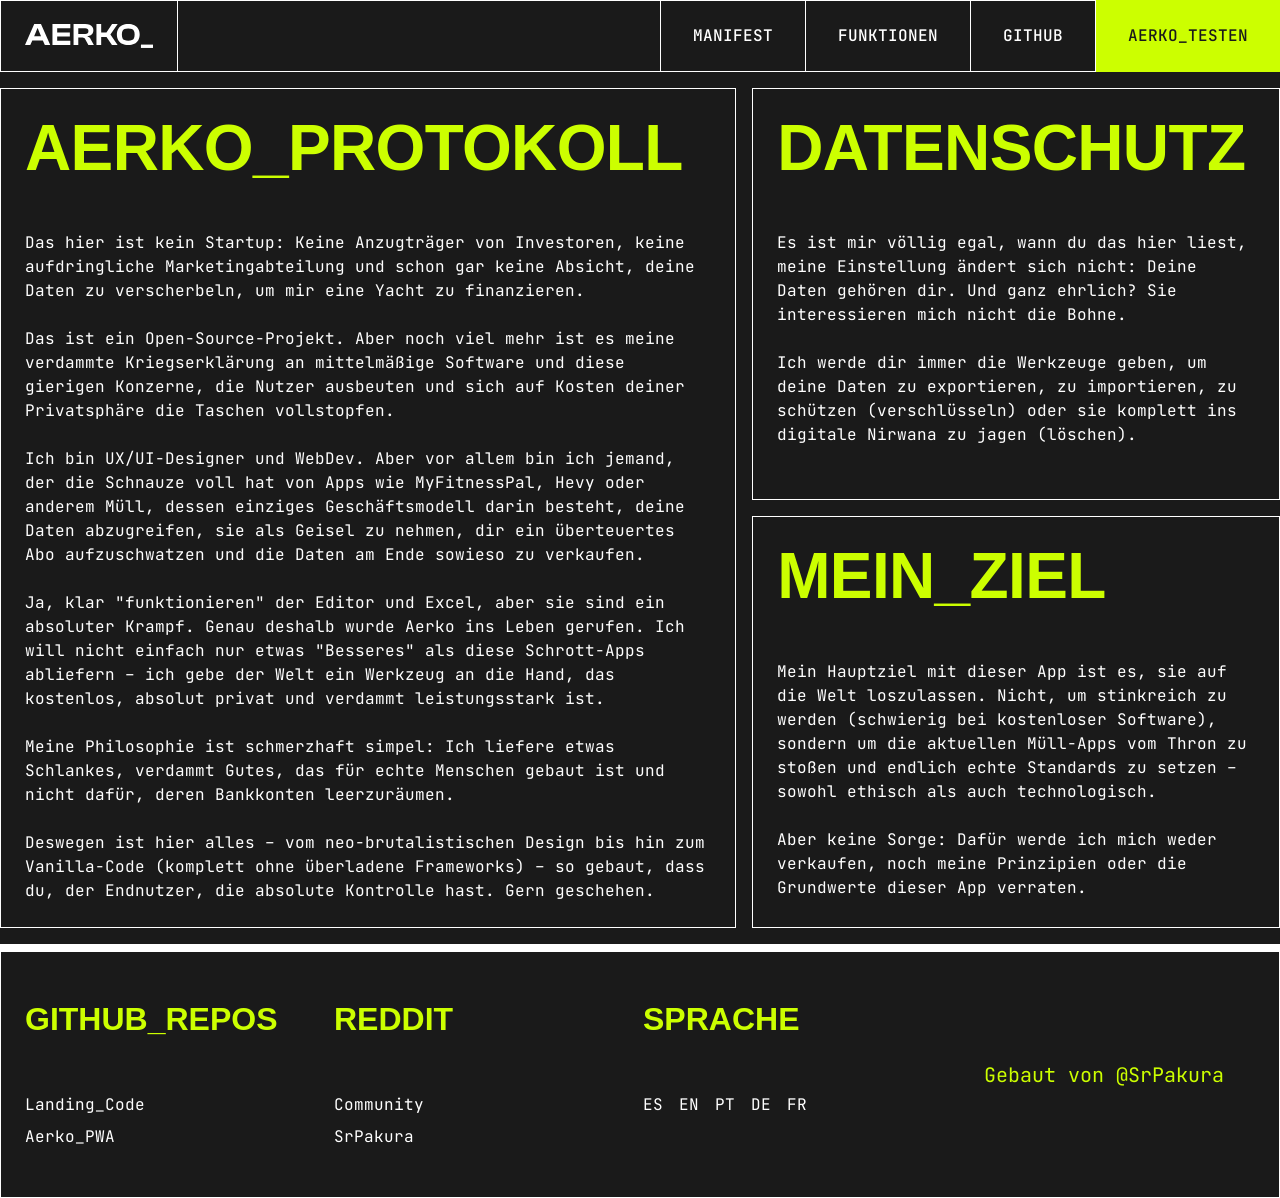
<file: de/manifiesto.html>
<!DOCTYPE html>
<html lang="de">
<head>
    <meta charset="UTF-8">
    <meta name="viewport" content="width=device-width, initial-scale=1.0">
    <title>AERKO_ | Manifest</title>
    <link href="https://api.fontshare.com/v2/css?f[]=clash-display@600,700&display=swap" rel="stylesheet">
    <link href="https://fonts.googleapis.com/css2?family=JetBrains+Mono:wght@400;500&display=swap" rel="stylesheet">
    
    <link rel="stylesheet" href="/css/style.css">

    <link rel="alternate" hreflang="es" href="https://aerko.app/" />
    <link rel="alternate" hreflang="en" href="https://aerko.app/en/" />
    <link rel="alternate" hreflang="pt-BR" href="https://aerko.app/pt-br/" />
    <link rel="alternate" hreflang="fr" href="https://aerko.app/fr/" />
    <link rel="alternate" hreflang="de" href="https://aerko.app/de/" />
    <link rel="alternate" hreflang="x-default" href="https://aerko.app/" />
</head>

<body>
    <div class="layout-wrapper">
        <header class="header">
            <div class="header__logo-container">
                <a href="/"><img src="/assets/logo.svg" alt="AERKO_" class="logo"></a>
            </div>
            <div class="header__filler"></div>
            <nav class="header__nav">
                <a href="/manifiesto.html" class="btn-nav">MANIFEST</a>
                <a href="/funciones.html" class="btn-nav">FUNKTIONEN</a>
                <a href="https://github.com/SrPakura/AERKO_PWA" class="btn-nav" target="_blank" rel="noopener">GITHUB</a>
                
                <a href="https://aerko.app" class="btn-cta green desktop-cta">AERKO_TESTEN</a>
                
                <button class="btn-cta green mobile-menu-btn">MENÜ</button>
            </nav>
        </header>

        <main class="main-content">
            <section class="manifesto-layout">
                <article class="manifesto-left">
                    <h1 class="h1 text-green manifesto-title">AERKO_PROTOKOLL</h1>
                    <div class="manifesto-text p-regular text-white">
                        <p>Das hier ist kein Startup: Keine Anzugträger von Investoren, keine aufdringliche Marketingabteilung und schon gar keine Absicht, deine Daten zu verscherbeln, um mir eine Yacht zu finanzieren.</p>
                        <p>Das ist ein Open-Source-Projekt. Aber noch viel mehr ist es meine verdammte Kriegserklärung an mittelmäßige Software und diese gierigen Konzerne, die Nutzer ausbeuten und sich auf Kosten deiner Privatsphäre die Taschen vollstopfen.</p>
                        <p>Ich bin UX/UI-Designer und WebDev. Aber vor allem bin ich jemand, der die Schnauze voll hat von Apps wie MyFitnessPal, Hevy oder anderem Müll, dessen einziges Geschäftsmodell darin besteht, deine Daten abzugreifen, sie als Geisel zu nehmen, dir ein überteuertes Abo aufzuschwatzen und die Daten am Ende sowieso zu verkaufen.</p>
                        <p>Ja, klar "funktionieren" der Editor und Excel, aber sie sind ein absoluter Krampf. Genau deshalb wurde Aerko ins Leben gerufen. Ich will nicht einfach nur etwas "Besseres" als diese Schrott-Apps abliefern – ich gebe der Welt ein Werkzeug an die Hand, das kostenlos, absolut privat und verdammt leistungsstark ist.</p>
                        <p>Meine Philosophie ist schmerzhaft simpel: Ich liefere etwas Schlankes, verdammt Gutes, das für echte Menschen gebaut ist und nicht dafür, deren Bankkonten leerzuräumen.</p>
                        <p>Deswegen ist hier alles – vom neo-brutalistischen Design bis hin zum Vanilla-Code (komplett ohne überladene Frameworks) – so gebaut, dass du, der Endnutzer, die absolute Kontrolle hast. Gern geschehen.</p>
                    </div>
                </article>

                <aside class="manifesto-right">
                    <article class="manifesto-block">
                        <h2 class="h1 text-green manifesto-title">DATENSCHUTZ</h2>
                        <div class="manifesto-text p-regular text-white">
                            <p>Es ist mir völlig egal, wann du das hier liest, meine Einstellung ändert sich nicht: Deine Daten gehören dir. Und ganz ehrlich? Sie interessieren mich nicht die Bohne.</p>
                            <p>Ich werde dir immer die Werkzeuge geben, um deine Daten zu exportieren, zu importieren, zu schützen (verschlüsseln) oder sie komplett ins digitale Nirwana zu jagen (löschen).</p>
                        </div>
                    </article>

                    <article class="manifesto-block">
                        <h2 class="h1 text-green manifesto-title">MEIN_ZIEL</h2>
                        <div class="manifesto-text p-regular text-white">
                            <p>Mein Hauptziel mit dieser App ist es, sie auf die Welt loszulassen. Nicht, um stinkreich zu werden (schwierig bei kostenloser Software), sondern um die aktuellen Müll-Apps vom Thron zu stoßen und endlich echte Standards zu setzen – sowohl ethisch als auch technologisch.</p>
                            <p>Aber keine Sorge: Dafür werde ich mich weder verkaufen, noch meine Prinzipien oder die Grundwerte dieser App verraten.</p>
                        </div>
                    </article>
                </aside>
            </section>
        </main>

        <footer class="footer">
            <div class="footer__col">
                <h3 class="h3 text-green">GITHUB_REPOS<br>&nbsp;</h3>
                <div class="footer__links p-regular">
                    <a href="https://github.com/SrPakura/Aerko_Landing" class="text-white underline-hover">Landing_Code</a>
                    <a href="https://github.com/SrPakura/AERKO_PWA" class="text-white underline-hover">Aerko_PWA</a>
                </div>
            </div>
            <div class="footer__col">
                <h3 class="h3 text-green">REDDIT<br>&nbsp;</h3>
                <div class="footer__links p-regular">
                    <a href="https://www.reddit.com/r/aerko_/" class="text-white underline-hover">Community</a>
                    <a href="https://www.reddit.com/user/SrPakura/" class="text-white underline-hover">SrPakura</a>
                </div>
            </div>
            <div class="footer__col">
                <h3 class="h3 text-green">SPRACHE<br>&nbsp;</h3>
                <div class="footer__links p-regular" style="display: flex; flex-direction: row; gap: 16px; flex-wrap: wrap;">
                    <a href="/" class="text-white underline-hover text-green">ES</a>
                    <a href="/en/" class="text-white underline-hover">EN</a>
                    <a href="/pt-br/" class="text-white underline-hover">PT</a>
                    <a href="/de/" class="text-white underline-hover">DE</a>
                    <a href="/fr/" class="text-white underline-hover">FR</a>
                </div>
            </div>
            <div class="footer__author">
                <p class="p-large text-green">Gebaut von @SrPakura</p>
            </div>
        </footer>
    </div>
    
    <div class="mobile-overlay" id="mobileMenu">
            <div class="mobile-backdrop" id="menuBackdrop"></div>
            
            <aside class="mobile-panel">
                <nav class="mobile-links">
                    <a href="https://aerko.app" class="menu-link outline-green">Teste Aerko_</a>
                    <a href="/manifiesto.html" class="menu-link outline-white">Manifest</a>
                    <a href="/funciones.html" class="menu-link outline-white">Funktionen</a>
                    <a href="https://github.com/SrPakura/AERKO_PWA" class="menu-link outline-white" target="_blank" rel="noopener">Github</a>
                </nav>
            </aside>
        </div>
        
    <script src="/js/main.js"></script>
</body>
</html>
</file>
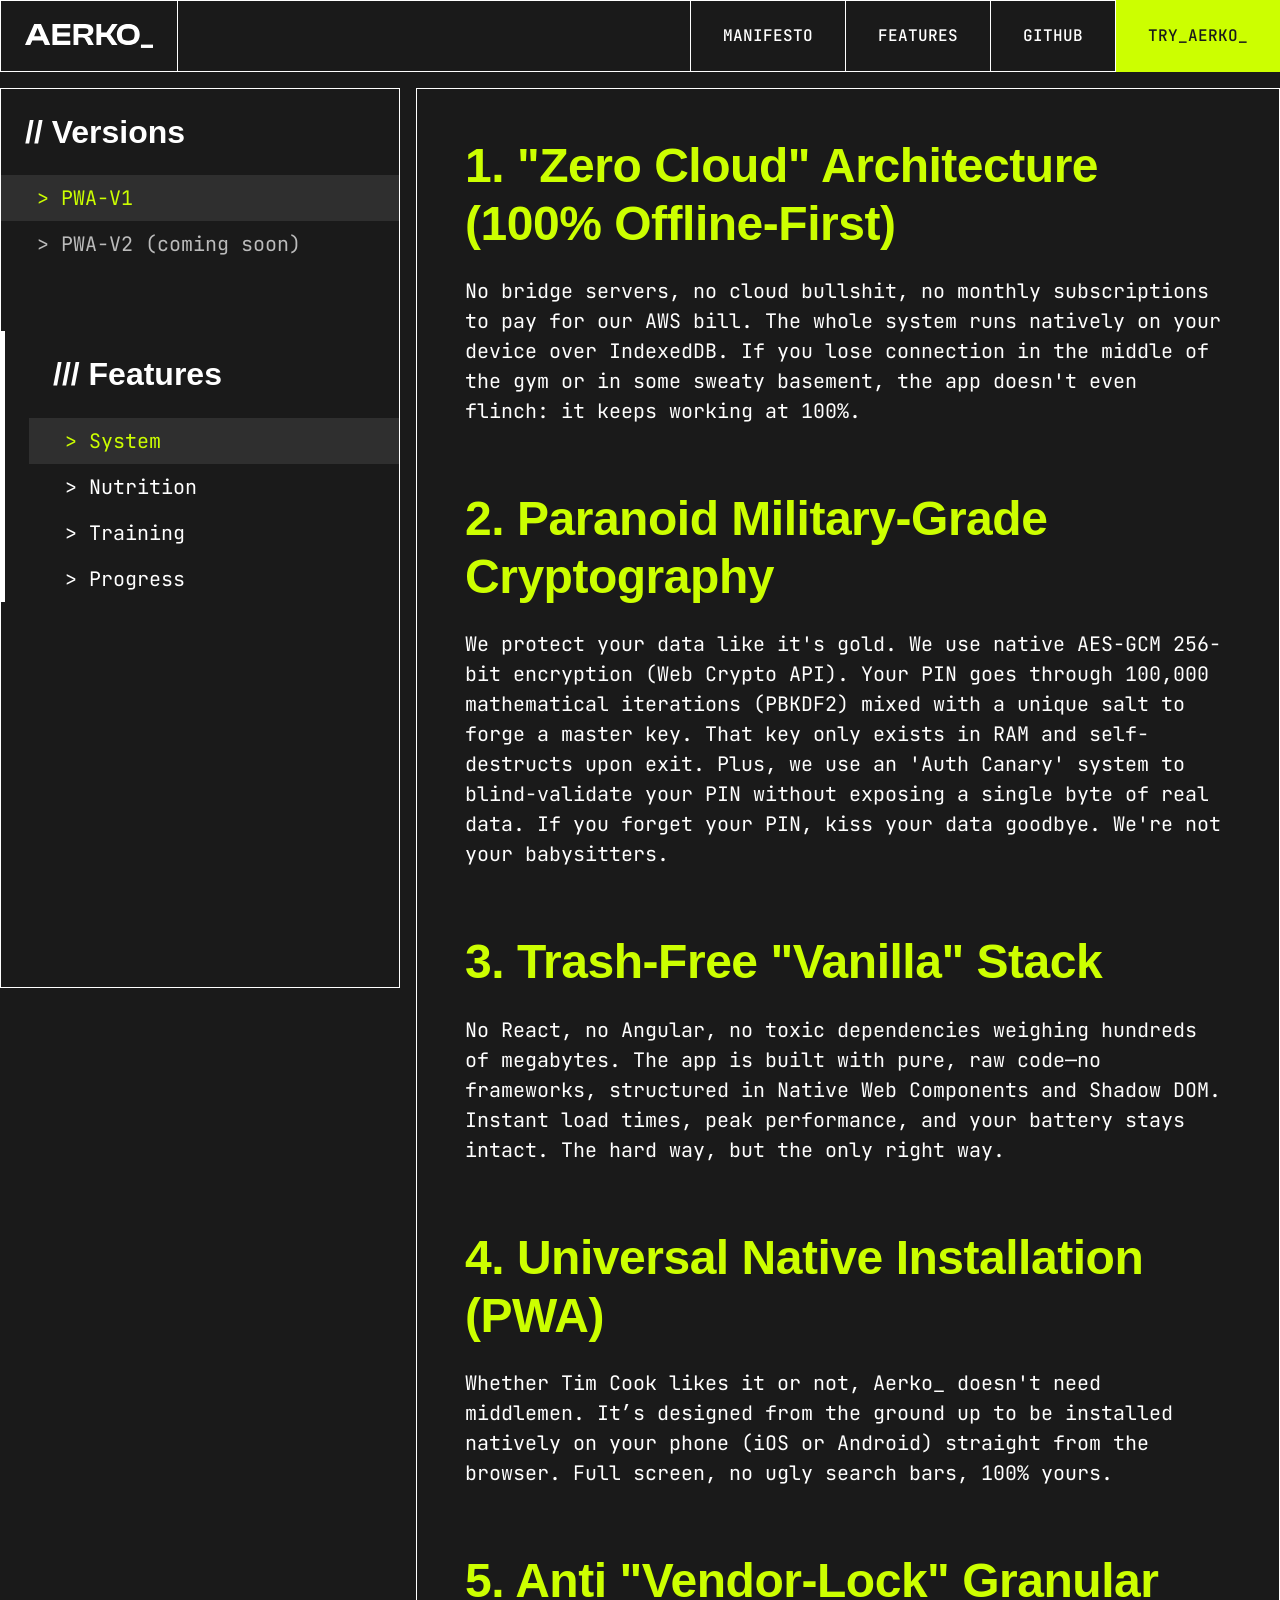
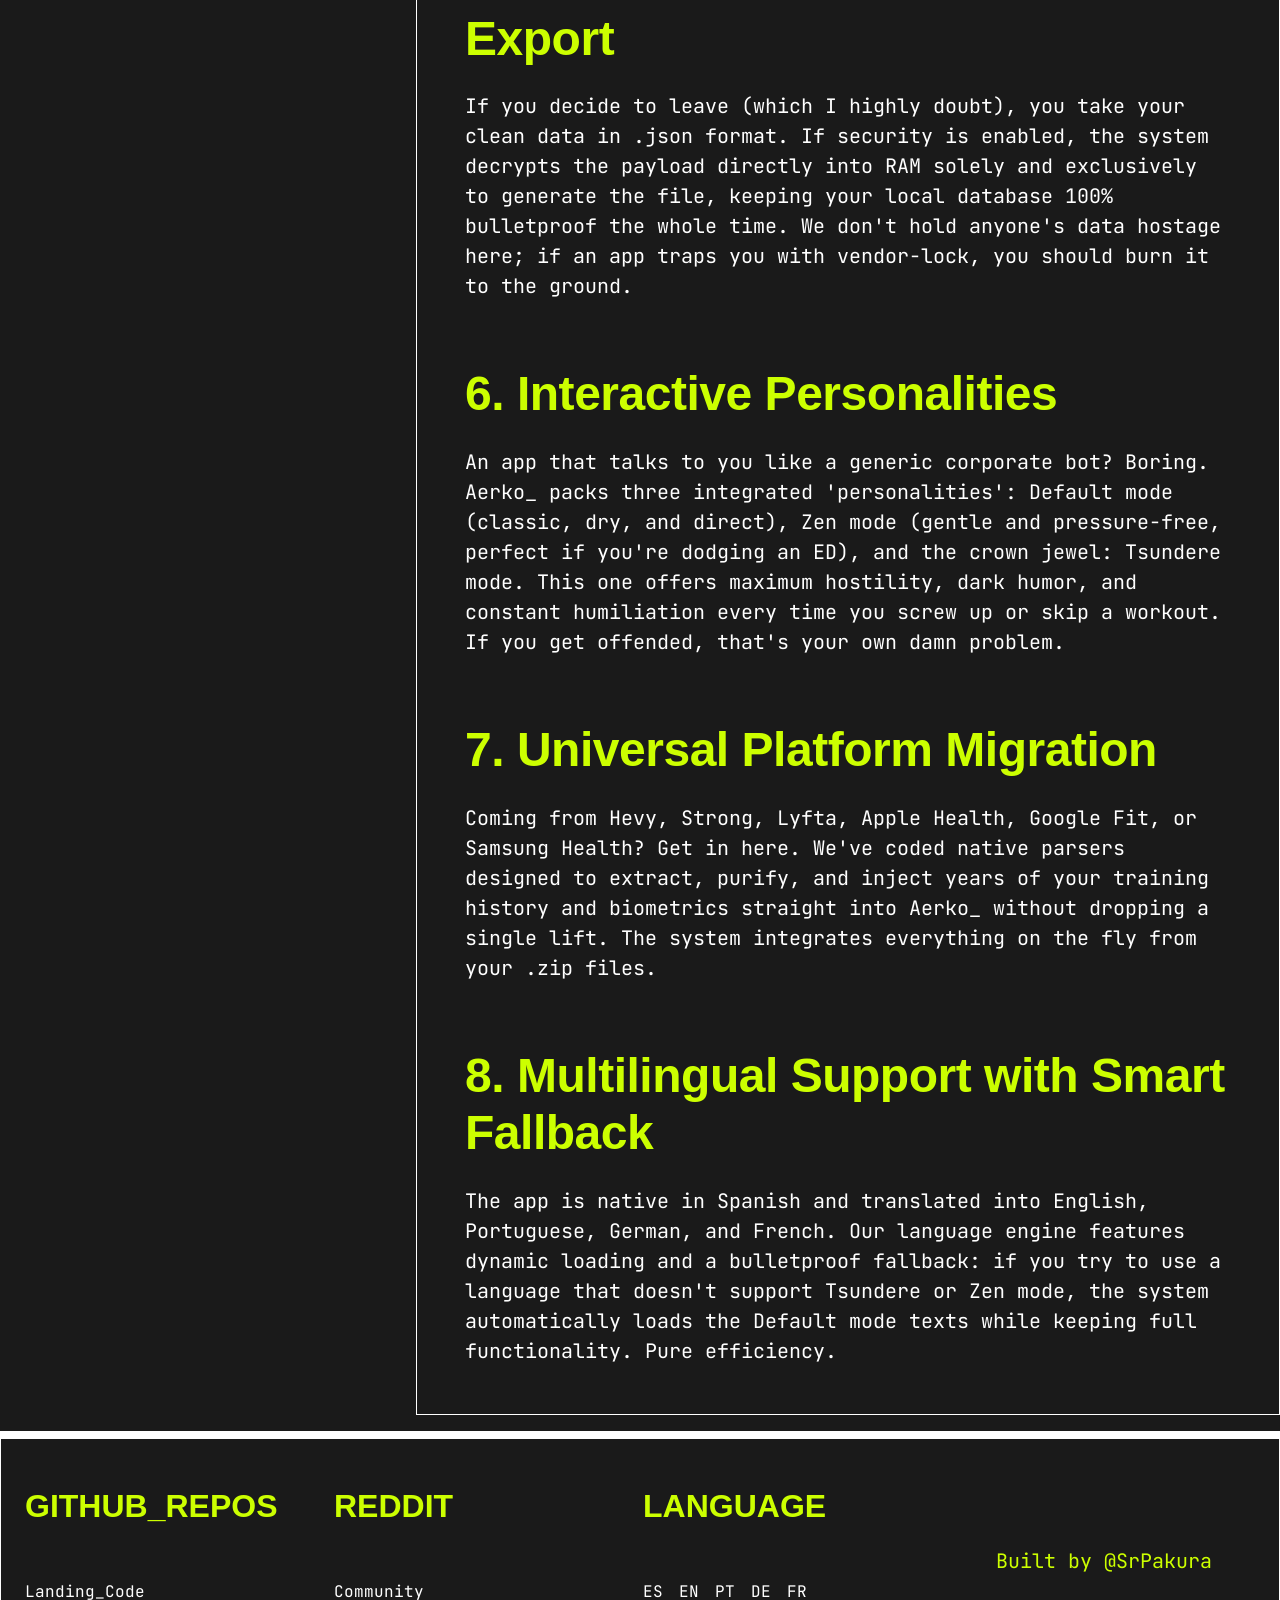
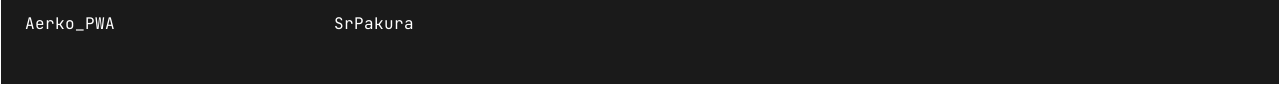
<file: en/funciones.html>
<!DOCTYPE html>
<html lang="en">
<head>
    <meta charset="UTF-8">
    <meta name="viewport" content="width=device-width, initial-scale=1.0">
    <title>AERKO_ | Features</title>
    <link href="https://api.fontshare.com/v2/css?f[]=clash-display@600,700&display=swap" rel="stylesheet">
    <link href="https://fonts.googleapis.com/css2?family=JetBrains+Mono:wght@400;500&display=swap" rel="stylesheet">
    
    <link rel="stylesheet" href="/css/style.css">

    <link rel="alternate" hreflang="es" href="https://aerko.app/" />
    <link rel="alternate" hreflang="en" href="https://aerko.app/en/" />
    <link rel="alternate" hreflang="pt-BR" href="https://aerko.app/pt-br/" />
    <link rel="alternate" hreflang="fr" href="https://aerko.app/fr/" />
    <link rel="alternate" hreflang="de" href="https://aerko.app/de/" />
    <link rel="alternate" hreflang="x-default" href="https://aerko.app/" />
</head>

<body>
    <div class="layout-wrapper">
        <header class="header">
            <div class="header__logo-container">
                <a href="/"><img src="/assets/logo.svg" alt="AERKO_" class="logo"></a>
            </div>
            <div class="header__filler"></div>
            <nav class="header__nav">
                <a href="/manifiesto.html" class="btn-nav">MANIFESTO</a>
                <a href="/funciones.html" class="btn-nav">FEATURES</a>
                <a href="https://github.com/SrPakura/AERKO_PWA" class="btn-nav" target="_blank" rel="noopener">GITHUB</a>
                
                <a href="https://aerko.app" class="btn-cta green desktop-cta">TRY_AERKO_</a>
                <button class="btn-cta green mobile-menu-btn">MENU</button>
            </nav>
        </header>

        <main class="main-content">
            <div class="docs-layout">
                
                <aside class="sidebar">
                    <div class="sidebar__group">
                        <div class="sidebar__title-box">
                            <h3 class="h3 text-white">// Versions</h3>
                        </div>
                        <a href="#" class="sidebar__link active">
                            <span class="p-large">> PWA-V1</span>
                        </a>
                        <div class="sidebar__link disabled">
                            <span class="p-large">> PWA-V2 (coming soon)</span>
                        </div>
                    </div>

                    <div class="sidebar__group group-funciones">
                        <div class="sidebar__title-box">
                            <h3 class="h3 text-white">/// Features</h3>
                        </div>
                        <a href="#" class="sidebar__link tab-btn active-tab" data-target="tab-sistema">
                            <span class="p-large">> System</span>
                        </a>
                        <a href="#" class="sidebar__link tab-btn" data-target="tab-nutricion">
                            <span class="p-large">> Nutrition</span>
                        </a>
                        <a href="#" class="sidebar__link tab-btn" data-target="tab-entrenamiento">
                            <span class="p-large">> Training</span>
                        </a>
                        <a href="#" class="sidebar__link tab-btn" data-target="tab-progreso">
                            <span class="p-large">> Progress</span>
                        </a>
                    </div>
                </aside>

                <section class="explorer">
                    
                    <div class="explorer__content active" id="tab-sistema">
                        <article class="explorer__block">
                            <h2 class="h2 text-green">1. "Zero Cloud" Architecture (100% Offline-First)</h2>
                            <p class="p-large text-white">No bridge servers, no cloud bullshit, no monthly subscriptions to pay for our AWS bill. The whole system runs natively on your device over IndexedDB. If you lose connection in the middle of the gym or in some sweaty basement, the app doesn't even flinch: it keeps working at 100%.</p>
                        </article>
                        <article class="explorer__block">
                            <h2 class="h2 text-green">2. Paranoid Military-Grade Cryptography</h2>
                            <p class="p-large text-white">We protect your data like it's gold. We use native AES-GCM 256-bit encryption (Web Crypto API). Your PIN goes through 100,000 mathematical iterations (PBKDF2) mixed with a unique salt to forge a master key. That key only exists in RAM and self-destructs upon exit. Plus, we use an 'Auth Canary' system to blind-validate your PIN without exposing a single byte of real data. If you forget your PIN, kiss your data goodbye. We're not your babysitters.</p>
                        </article>
                        <article class="explorer__block">
                            <h2 class="h2 text-green">3. Trash-Free "Vanilla" Stack</h2>
                            <p class="p-large text-white">No React, no Angular, no toxic dependencies weighing hundreds of megabytes. The app is built with pure, raw code—no frameworks, structured in Native Web Components and Shadow DOM. Instant load times, peak performance, and your battery stays intact. The hard way, but the only right way.</p>
                        </article>
                        <article class="explorer__block">
                            <h2 class="h2 text-green">4. Universal Native Installation (PWA)</h2>
                            <p class="p-large text-white">Whether Tim Cook likes it or not, Aerko_ doesn't need middlemen. It’s designed from the ground up to be installed natively on your phone (iOS or Android) straight from the browser. Full screen, no ugly search bars, 100% yours.</p>
                        </article>
                        <article class="explorer__block">
                            <h2 class="h2 text-green">5. Anti "Vendor-Lock" Granular Export</h2>
                            <p class="p-large text-white">If you decide to leave (which I highly doubt), you take your clean data in .json format. If security is enabled, the system decrypts the payload directly into RAM solely and exclusively to generate the file, keeping your local database 100% bulletproof the whole time. We don't hold anyone's data hostage here; if an app traps you with vendor-lock, you should burn it to the ground.</p>
                        </article>
                        <article class="explorer__block">
                            <h2 class="h2 text-green">6. Interactive Personalities</h2>
                            <p class="p-large text-white">An app that talks to you like a generic corporate bot? Boring. Aerko_ packs three integrated 'personalities': Default mode (classic, dry, and direct), Zen mode (gentle and pressure-free, perfect if you're dodging an ED), and the crown jewel: Tsundere mode. This one offers maximum hostility, dark humor, and constant humiliation every time you screw up or skip a workout. If you get offended, that's your own damn problem.</p>
                        </article>
                        <article class="explorer__block">
                            <h2 class="h2 text-green">7. Universal Platform Migration</h2>
                            <p class="p-large text-white">Coming from Hevy, Strong, Lyfta, Apple Health, Google Fit, or Samsung Health? Get in here. We've coded native parsers designed to extract, purify, and inject years of your training history and biometrics straight into Aerko_ without dropping a single lift. The system integrates everything on the fly from your .zip files.</p>
                        </article>
                        <article class="explorer__block">
                            <h2 class="h2 text-green">8. Multilingual Support with Smart Fallback</h2>
                            <p class="p-large text-white">The app is native in Spanish and translated into English, Portuguese, German, and French. Our language engine features dynamic loading and a bulletproof fallback: if you try to use a language that doesn't support Tsundere or Zen mode, the system automatically loads the Default mode texts while keeping full functionality. Pure efficiency.</p>
                        </article>
                    </div>

                    <div class="explorer__content" id="tab-nutricion">
                        <article class="explorer__block">
                            <h2 class="h2 text-green">1. Scientific Wizard & "God Mode"</h2>
                            <p class="p-large text-white">Forget those 'magical' internet calculators. We use the original Harris-Benedict (1984) formula for your BMR and scientific ISSN ratios to nail your macros. The system applies a transversal reactive recalculation if your weight shifts. And if you think you're smarter than the algorithm, activate 'God Mode' and punch in your data manually.</p>
                        </article>
                        <article class="explorer__block">
                            <h2 class="h2 text-green">2. Native Scanner & Hybrid Database</h2>
                            <p class="p-large text-white">No more searching for food manually like a peasant. We integrated a native barcode scanner that attacks the Open Food Facts API straight from your client. Zero bridge servers, zero telemetry. Plus, you get a meticulously curated hybrid local database so you aren't a slave to your internet connection.</p>
                        </article>
                        <article class="explorer__block">
                            <h2 class="h2 text-green">3. Modular Nutrition: Fixed & Variable Grams</h2>
                            <p class="p-large text-white">Manage food groups and design your base diets. You can assign fixed weights for what you eat identically every single day, or variable weights for what you decide on the spot. Put the effort in once to set it up, and forget about it for the rest of the month.</p>
                        </article>
                        <article class="explorer__block">
                            <h2 class="h2 text-green">4. Smart Checks & Adaptive Visual Dashboard</h2>
                            <p class="p-large text-white">Our Smart Checks flow gives you a zero-friction daily log: you log in, check off your pre-configured meals, and you're done. All your caloric progress renders on an adaptive visual dashboard that tells you exactly how much margin you have left in real-time.</p>
                        </article>
                    </div>

                    <div class="explorer__content" id="tab-entrenamiento">
                        <article class="explorer__block">
                            <h2 class="h2 text-green">1. Modular Planner & Smart Flow</h2>
                            <p class="p-large text-white">Design your routine once. At the gym, the Smart Flow engine takes over: you execute your routine with zero friction, log data on the fly, and use native timers without leaving the app. You just lift the heavy circles; we handle the bureaucracy.</p>
                        </article>
                        <article class="explorer__block">
                            <h2 class="h2 text-green">2. Predictive Load Engine & Multi-Conditional 1RM</h2>
                            <p class="p-large text-white">The app analyzes your fatigue patterns and mesocycles to tell you exactly what weight to move in your next session. We dynamically deploy Brzycki, Epley, or Lombardi formulas depending on your rep ranges. Pure math applied to iron.</p>
                        </article>
                        <article class="explorer__block">
                            <h2 class="h2 text-green">3. Scientific Volume Analysis & Imbalances</h2>
                            <p class="p-large text-white">We cross-reference your effective sets with an anatomical database to map your effort into real thresholds: MV, MEV, MAV, and MRV. The system automatically detects imbalances by muscle heads. If you skip leg day, we are going to rub it right in your face.</p>
                        </article>
                        <article class="explorer__block">
                            <h2 class="h2 text-green">4. Vision Lab: AI Biomechanics</h2>
                            <p class="p-large text-white">Record your lifts and our AI will roast your technique, measuring ROM, bar path, and sticking points. We use asynchronous 'Ping-Pong' optimization with dynamic FPS and EMA mathematical filters to protect your CPU and battery while achieving millimeter precision.</p>
                        </article>
                    </div>

                    <div class="explorer__content" id="tab-progreso">
                        <article class="explorer__block">
                            <h2 class="h2 text-green">1. Anti-Obsession Cooldown & Clinical Biometrics</h2>
                            <p class="p-large text-white">We implemented a dynamic logging cooldown (tied to your active personality) to protect your mental health and filter out garbage metrics. Log your weight, perimeter measurements, and precise skinfolds only when it actually makes sense.</p>
                        </article>
                        <article class="explorer__block">
                            <h2 class="h2 text-green">2. Scientific Body Composition Calculator</h2>
                            <p class="p-large text-white">Throw your 'smart' scale in the trash. If you want to know your real body fat, use a caliper. Our math engine uses Jackson-Pollock formulas combined with Siri's equation to extract your true body density. Zero magical estimations.</p>
                        </article>
                        <article class="explorer__block">
                            <h2 class="h2 text-green">3. Pure Client-Side Dashboards (Zero Telemetry)</h2>
                            <p class="p-large text-white">Heatmaps, muscle volume radars, e1RM curves... Everything is generated via &lt;canvas&gt; purely on your device. No calls to external servers, no data tracking. Your progress is yours and nobody else's.</p>
                        </article>
                        <article class="explorer__block">
                            <h2 class="h2 text-green">4. Aerko_ Wrapped: The Anti-Wrapped</h2>
                            <p class="p-large text-white">Once every three months, the system renders a visual poster with your strength milestones (and a few insults if you run Tsundere mode) that you can download without wasting data. Share it if you want, then get back to training. Just the right amount of flexing.</p>
                        </article>
                    </div>

                </section>
            </div>
        </main>

        <footer class="footer">
            <div class="footer__col">
                <h3 class="h3 text-green">GITHUB_REPOS<br>&nbsp;</h3>
                <div class="footer__links p-regular">
                    <a href="https://github.com/SrPakura/Aerko_Landing" class="text-white underline-hover">Landing_Code</a>
                    <a href="https://github.com/SrPakura/AERKO_PWA" class="text-white underline-hover">Aerko_PWA</a>
                </div>
            </div>
            <div class="footer__col">
                <h3 class="h3 text-green">REDDIT<br>&nbsp;</h3>
                <div class="footer__links p-regular">
                    <a href="https://www.reddit.com/r/aerko_/" class="text-white underline-hover">Community</a>
                    <a href="https://www.reddit.com/user/SrPakura/" class="text-white underline-hover">SrPakura</a>
                </div>
            </div>
            <div class="footer__col">
                <h3 class="h3 text-green">LANGUAGE<br>&nbsp;</h3>
                <div class="footer__links p-regular" style="display: flex; flex-direction: row; gap: 16px; flex-wrap: wrap;">
                    <a href="/" class="text-white underline-hover text-green">ES</a>
                    <a href="/en/" class="text-white underline-hover">EN</a>
                    <a href="/pt-br/" class="text-white underline-hover">PT</a>
                    <a href="/de/" class="text-white underline-hover">DE</a>
                    <a href="/fr/" class="text-white underline-hover">FR</a>
                </div>
            </div>
            <div class="footer__author">
                <p class="p-large text-green">Built by @SrPakura</p>
            </div>
        </footer>

        <div class="mobile-overlay" id="mobileMenu">
            <div class="mobile-backdrop" id="menuBackdrop"></div>
            <aside class="mobile-panel">
                <nav class="mobile-links">
                    <a href="https://aerko.app" class="menu-link outline-green">Try Aerko_</a>
                    <a href="/manifiesto.html" class="menu-link outline-white">Manifesto</a>
                    <a href="/funciones.html" class="menu-link outline-white">Features</a>
                    <a href="https://github.com/SrPakura/AERKO_PWA" class="menu-link outline-white" target="_blank" rel="noopener">Github</a>
                </nav>
            </aside>
        </div>
    </div>
    
    <script src="/js/main.js"></script>
</body>
</html>
</file>
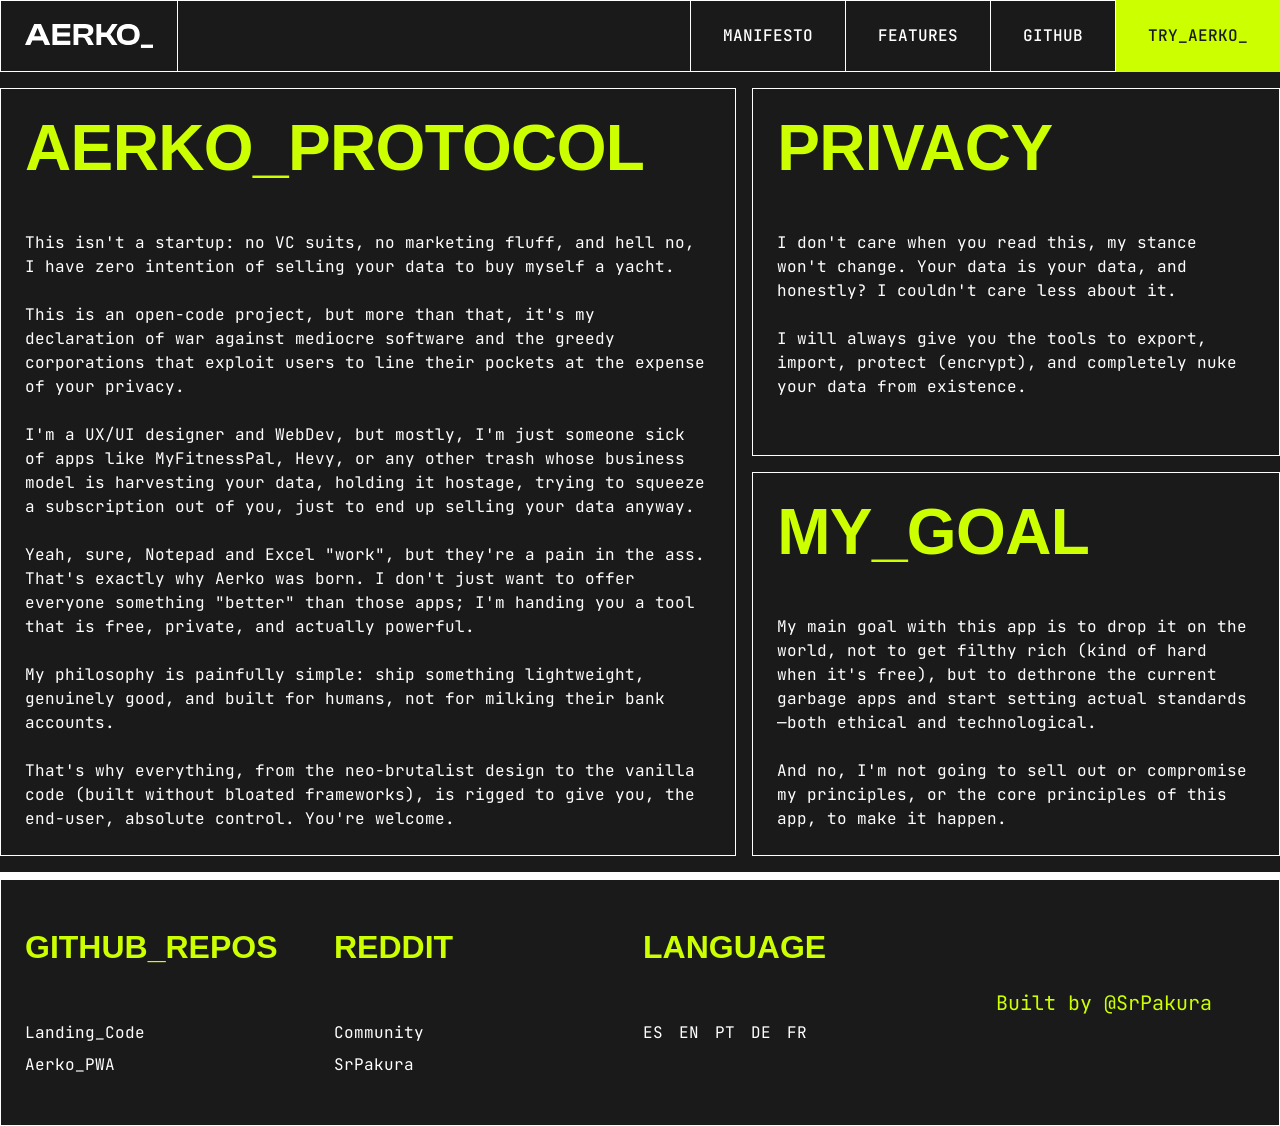
<file: en/manifiesto.html>
<!DOCTYPE html>
<html lang="en">
<head>
    <meta charset="UTF-8">
    <meta name="viewport" content="width=device-width, initial-scale=1.0">
    <title>AERKO_ | Manifesto</title>
    <link href="https://api.fontshare.com/v2/css?f[]=clash-display@600,700&display=swap" rel="stylesheet">
    <link href="https://fonts.googleapis.com/css2?family=JetBrains+Mono:wght@400;500&display=swap" rel="stylesheet">
    
    <link rel="stylesheet" href="/css/style.css">

    <link rel="alternate" hreflang="es" href="https://aerko.app/" />
    <link rel="alternate" hreflang="en" href="https://aerko.app/en/" />
    <link rel="alternate" hreflang="pt-BR" href="https://aerko.app/pt-br/" />
    <link rel="alternate" hreflang="fr" href="https://aerko.app/fr/" />
    <link rel="alternate" hreflang="de" href="https://aerko.app/de/" />
    <link rel="alternate" hreflang="x-default" href="https://aerko.app/" />
</head>

<body>
    <div class="layout-wrapper">
        <header class="header">
            <div class="header__logo-container">
                <a href="/"><img src="/assets/logo.svg" alt="AERKO_" class="logo"></a>
            </div>
            <div class="header__filler"></div>
            <nav class="header__nav">
                <a href="/manifiesto.html" class="btn-nav">MANIFESTO</a>
                <a href="/funciones.html" class="btn-nav">FEATURES</a>
                <a href="https://github.com/SrPakura/AERKO_PWA" class="btn-nav" target="_blank" rel="noopener">GITHUB</a>
                
                <a href="https://aerko.app" class="btn-cta green desktop-cta">TRY_AERKO_</a>
                
                <button class="btn-cta green mobile-menu-btn">MENU</button>
            </nav>
        </header>

        <main class="main-content">
            <section class="manifesto-layout">
                <article class="manifesto-left">
                    <h1 class="h1 text-green manifesto-title">AERKO_PROTOCOL</h1>
                    <div class="manifesto-text p-regular text-white">
                        <p>This isn't a startup: no VC suits, no marketing fluff, and hell no, I have zero intention of selling your data to buy myself a yacht.</p>
                        <p>This is an open-code project, but more than that, it's my declaration of war against mediocre software and the greedy corporations that exploit users to line their pockets at the expense of your privacy.</p>
                        <p>I'm a UX/UI designer and WebDev, but mostly, I'm just someone sick of apps like MyFitnessPal, Hevy, or any other trash whose business model is harvesting your data, holding it hostage, trying to squeeze a subscription out of you, just to end up selling your data anyway.</p>
                        <p>Yeah, sure, Notepad and Excel "work", but they're a pain in the ass. That's exactly why Aerko was born. I don't just want to offer everyone something "better" than those apps; I'm handing you a tool that is free, private, and actually powerful.</p>
                        <p>My philosophy is painfully simple: ship something lightweight, genuinely good, and built for humans, not for milking their bank accounts.</p>
                        <p>That's why everything, from the neo-brutalist design to the vanilla code (built without bloated frameworks), is rigged to give you, the end-user, absolute control. You're welcome.</p>
                    </div>
                </article>

                <aside class="manifesto-right">
                    <article class="manifesto-block">
                        <h2 class="h1 text-green manifesto-title">PRIVACY</h2>
                        <div class="manifesto-text p-regular text-white">
                            <p>I don't care when you read this, my stance won't change. Your data is your data, and honestly? I couldn't care less about it.</p>
                            <p>I will always give you the tools to export, import, protect (encrypt), and completely nuke your data from existence.</p>
                        </div>
                    </article>

                    <article class="manifesto-block">
                        <h2 class="h1 text-green manifesto-title">MY_GOAL</h2>
                        <div class="manifesto-text p-regular text-white">
                            <p>My main goal with this app is to drop it on the world, not to get filthy rich (kind of hard when it's free), but to dethrone the current garbage apps and start setting actual standards—both ethical and technological.</p>
                            <p>And no, I'm not going to sell out or compromise my principles, or the core principles of this app, to make it happen.</p>
                        </div>
                    </article>
                </aside>
            </section>
        </main>

        <footer class="footer">
            <div class="footer__col">
                <h3 class="h3 text-green">GITHUB_REPOS<br>&nbsp;</h3>
                <div class="footer__links p-regular">
                    <a href="https://github.com/SrPakura/Aerko_Landing" class="text-white underline-hover">Landing_Code</a>
                    <a href="https://github.com/SrPakura/AERKO_PWA" class="text-white underline-hover">Aerko_PWA</a>
                </div>
            </div>
            <div class="footer__col">
                <h3 class="h3 text-green">REDDIT<br>&nbsp;</h3>
                <div class="footer__links p-regular">
                    <a href="https://www.reddit.com/r/aerko_/" class="text-white underline-hover">Community</a>
                    <a href="https://www.reddit.com/user/SrPakura/" class="text-white underline-hover">SrPakura</a>
                </div>
            </div>
            <div class="footer__col">
                <h3 class="h3 text-green">LANGUAGE<br>&nbsp;</h3>
                <div class="footer__links p-regular" style="display: flex; flex-direction: row; gap: 16px; flex-wrap: wrap;">
                    <a href="/" class="text-white underline-hover text-green">ES</a>
                    <a href="/en/" class="text-white underline-hover">EN</a>
                    <a href="/pt-br/" class="text-white underline-hover">PT</a>
                    <a href="/de/" class="text-white underline-hover">DE</a>
                    <a href="/fr/" class="text-white underline-hover">FR</a>
                </div>
            </div>
            <div class="footer__author">
                <p class="p-large text-green">Built by @SrPakura</p>
            </div>
        </footer>
    </div>
    
    <div class="mobile-overlay" id="mobileMenu">
            <div class="mobile-backdrop" id="menuBackdrop"></div>
            
            <aside class="mobile-panel">
                <nav class="mobile-links">
                    <a href="https://aerko.app" class="menu-link outline-green">Try Aerko_</a>
                    <a href="/manifiesto.html" class="menu-link outline-white">Manifesto</a>
                    <a href="/funciones.html" class="menu-link outline-white">Features</a>
                    <a href="https://github.com/SrPakura/AERKO_PWA" class="menu-link outline-white" target="_blank" rel="noopener">Github</a>
                </nav>
            </aside>
        </div>
        
    <script src="/js/main.js"></script>
</body>
</html>
</file>
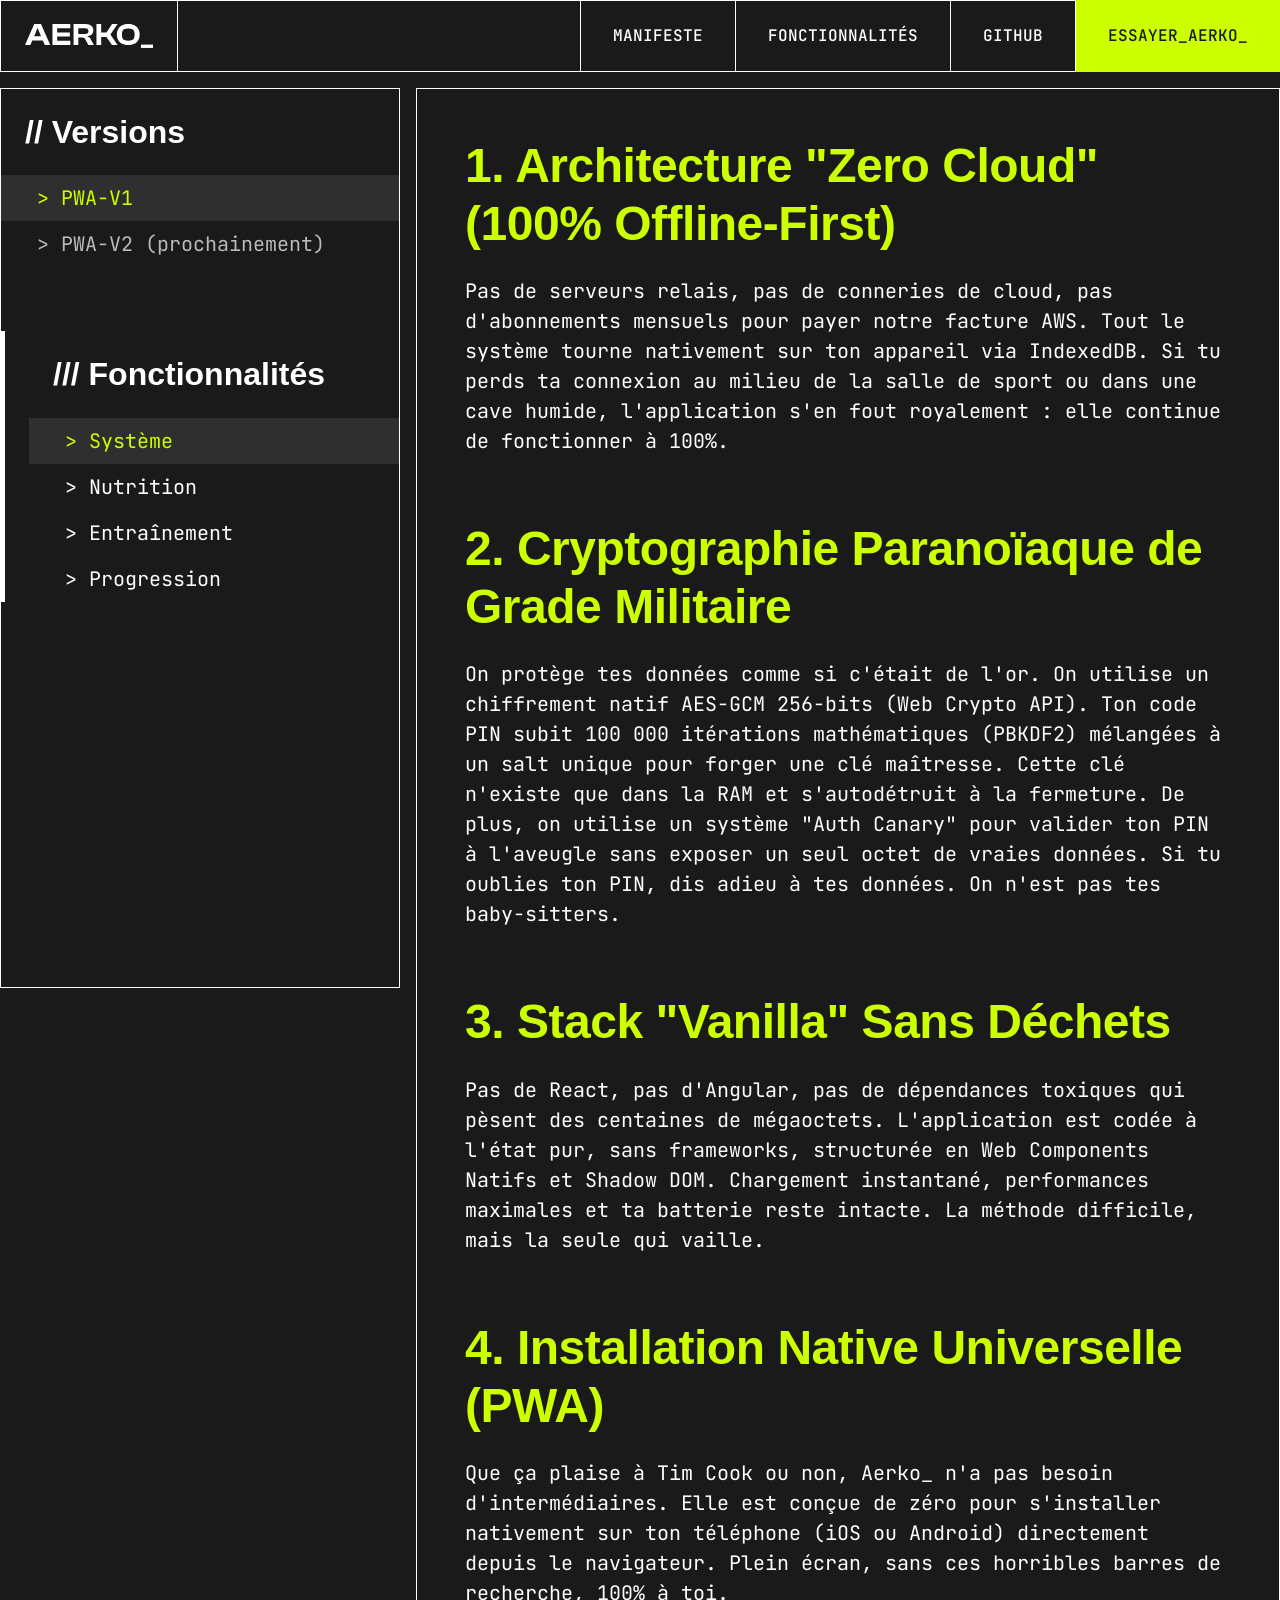
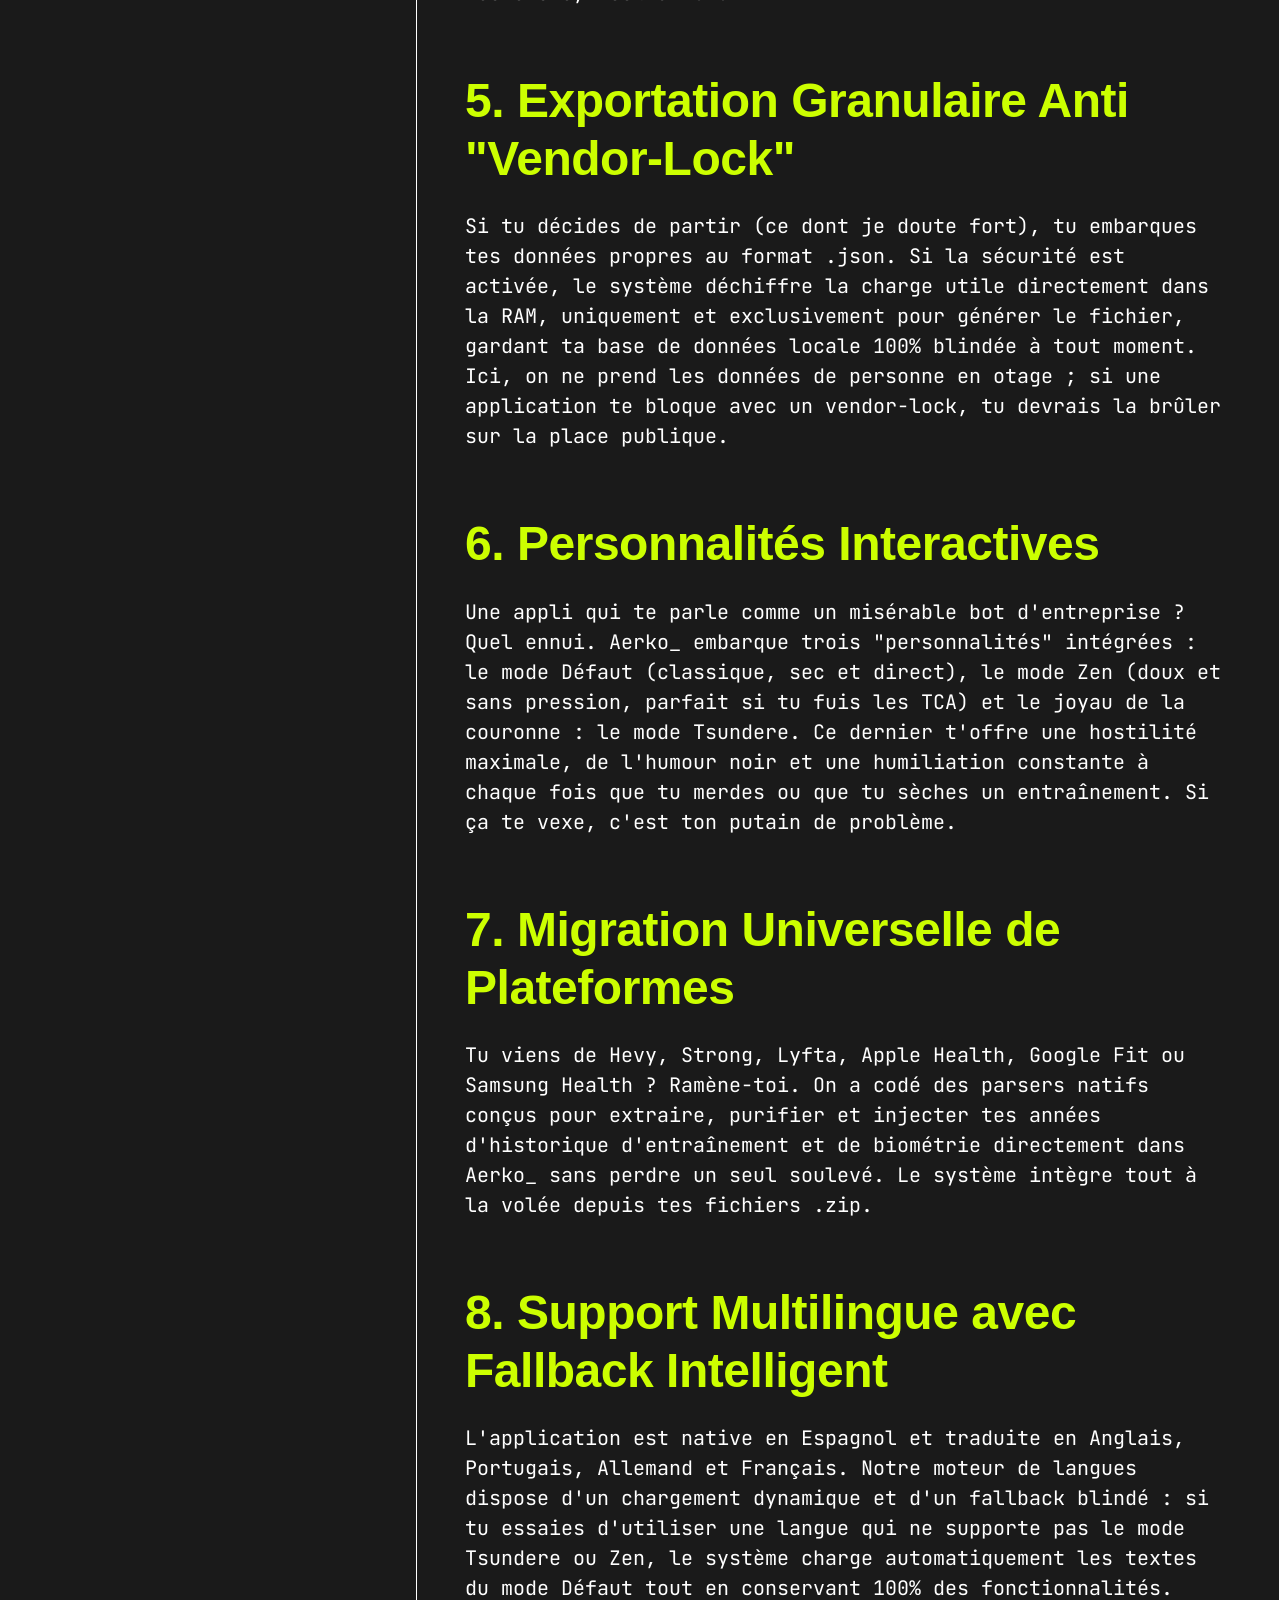
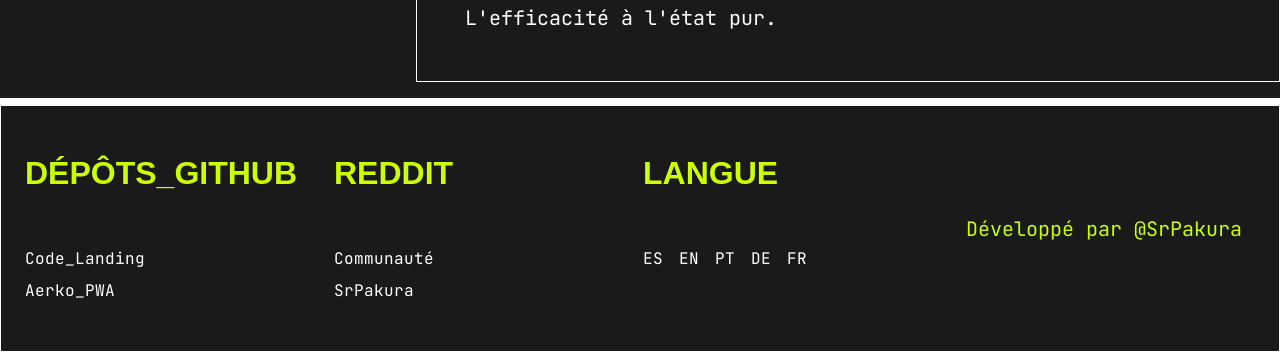
<file: fr/funciones.html>
<!DOCTYPE html>
<html lang="fr">
<head>
    <meta charset="UTF-8">
    <meta name="viewport" content="width=device-width, initial-scale=1.0">
    <title>AERKO_ | Fonctionnalités</title>
    <link href="https://api.fontshare.com/v2/css?f[]=clash-display@600,700&display=swap" rel="stylesheet">
    <link href="https://fonts.googleapis.com/css2?family=JetBrains+Mono:wght@400;500&display=swap" rel="stylesheet">
    
    <link rel="stylesheet" href="/css/style.css">

    <link rel="alternate" hreflang="es" href="https://aerko.app/" />
    <link rel="alternate" hreflang="en" href="https://aerko.app/en/" />
    <link rel="alternate" hreflang="pt-BR" href="https://aerko.app/pt-br/" />
    <link rel="alternate" hreflang="fr" href="https://aerko.app/fr/" />
    <link rel="alternate" hreflang="de" href="https://aerko.app/de/" />
    <link rel="alternate" hreflang="x-default" href="https://aerko.app/" />
</head>

<body>
    <div class="layout-wrapper">
        <header class="header">
            <div class="header__logo-container">
                <a href="/"><img src="/assets/logo.svg" alt="AERKO_" class="logo"></a>
            </div>
            <div class="header__filler"></div>
            <nav class="header__nav">
                <a href="/manifiesto.html" class="btn-nav">MANIFESTE</a>
                <a href="/funciones.html" class="btn-nav">FONCTIONNALITÉS</a>
                <a href="https://github.com/SrPakura/AERKO_PWA" class="btn-nav" target="_blank" rel="noopener">GITHUB</a>
                
                <a href="https://aerko.app" class="btn-cta green desktop-cta">ESSAYER_AERKO_</a>
                <button class="btn-cta green mobile-menu-btn">MENU</button>
            </nav>
        </header>

        <main class="main-content">
            <div class="docs-layout">
                
                <aside class="sidebar">
                    <div class="sidebar__group">
                        <div class="sidebar__title-box">
                            <h3 class="h3 text-white">// Versions</h3>
                        </div>
                        <a href="#" class="sidebar__link active">
                            <span class="p-large">> PWA-V1</span>
                        </a>
                        <div class="sidebar__link disabled">
                            <span class="p-large">> PWA-V2 (prochainement)</span>
                        </div>
                    </div>

                    <div class="sidebar__group group-funciones">
                        <div class="sidebar__title-box">
                            <h3 class="h3 text-white">/// Fonctionnalités</h3>
                        </div>
                        <a href="#" class="sidebar__link tab-btn active-tab" data-target="tab-sistema">
                            <span class="p-large">> Système</span>
                        </a>
                        <a href="#" class="sidebar__link tab-btn" data-target="tab-nutricion">
                            <span class="p-large">> Nutrition</span>
                        </a>
                        <a href="#" class="sidebar__link tab-btn" data-target="tab-entrenamiento">
                            <span class="p-large">> Entraînement</span>
                        </a>
                        <a href="#" class="sidebar__link tab-btn" data-target="tab-progreso">
                            <span class="p-large">> Progression</span>
                        </a>
                    </div>
                </aside>

                <section class="explorer">
                    
                    <div class="explorer__content active" id="tab-sistema">
                        <article class="explorer__block">
                            <h2 class="h2 text-green">1. Architecture "Zero Cloud" (100% Offline-First)</h2>
                            <p class="p-large text-white">Pas de serveurs relais, pas de conneries de cloud, pas d'abonnements mensuels pour payer notre facture AWS. Tout le système tourne nativement sur ton appareil via IndexedDB. Si tu perds ta connexion au milieu de la salle de sport ou dans une cave humide, l'application s'en fout royalement : elle continue de fonctionner à 100%.</p>
                        </article>
                        <article class="explorer__block">
                            <h2 class="h2 text-green">2. Cryptographie Paranoïaque de Grade Militaire</h2>
                            <p class="p-large text-white">On protège tes données comme si c'était de l'or. On utilise un chiffrement natif AES-GCM 256-bits (Web Crypto API). Ton code PIN subit 100 000 itérations mathématiques (PBKDF2) mélangées à un salt unique pour forger une clé maîtresse. Cette clé n'existe que dans la RAM et s'autodétruit à la fermeture. De plus, on utilise un système "Auth Canary" pour valider ton PIN à l'aveugle sans exposer un seul octet de vraies données. Si tu oublies ton PIN, dis adieu à tes données. On n'est pas tes baby-sitters.</p>
                        </article>
                        <article class="explorer__block">
                            <h2 class="h2 text-green">3. Stack "Vanilla" Sans Déchets</h2>
                            <p class="p-large text-white">Pas de React, pas d'Angular, pas de dépendances toxiques qui pèsent des centaines de mégaoctets. L'application est codée à l'état pur, sans frameworks, structurée en Web Components Natifs et Shadow DOM. Chargement instantané, performances maximales et ta batterie reste intacte. La méthode difficile, mais la seule qui vaille.</p>
                        </article>
                        <article class="explorer__block">
                            <h2 class="h2 text-green">4. Installation Native Universelle (PWA)</h2>
                            <p class="p-large text-white">Que ça plaise à Tim Cook ou non, Aerko_ n'a pas besoin d'intermédiaires. Elle est conçue de zéro pour s'installer nativement sur ton téléphone (iOS ou Android) directement depuis le navigateur. Plein écran, sans ces horribles barres de recherche, 100% à toi.</p>
                        </article>
                        <article class="explorer__block">
                            <h2 class="h2 text-green">5. Exportation Granulaire Anti "Vendor-Lock"</h2>
                            <p class="p-large text-white">Si tu décides de partir (ce dont je doute fort), tu embarques tes données propres au format .json. Si la sécurité est activée, le système déchiffre la charge utile directement dans la RAM, uniquement et exclusivement pour générer le fichier, gardant ta base de données locale 100% blindée à tout moment. Ici, on ne prend les données de personne en otage ; si une application te bloque avec un vendor-lock, tu devrais la brûler sur la place publique.</p>
                        </article>
                        <article class="explorer__block">
                            <h2 class="h2 text-green">6. Personnalités Interactives</h2>
                            <p class="p-large text-white">Une appli qui te parle comme un misérable bot d'entreprise ? Quel ennui. Aerko_ embarque trois "personnalités" intégrées : le mode Défaut (classique, sec et direct), le mode Zen (doux et sans pression, parfait si tu fuis les TCA) et le joyau de la couronne : le mode Tsundere. Ce dernier t'offre une hostilité maximale, de l'humour noir et une humiliation constante à chaque fois que tu merdes ou que tu sèches un entraînement. Si ça te vexe, c'est ton putain de problème.</p>
                        </article>
                        <article class="explorer__block">
                            <h2 class="h2 text-green">7. Migration Universelle de Plateformes</h2>
                            <p class="p-large text-white">Tu viens de Hevy, Strong, Lyfta, Apple Health, Google Fit ou Samsung Health ? Ramène-toi. On a codé des parsers natifs conçus pour extraire, purifier et injecter tes années d'historique d'entraînement et de biométrie directement dans Aerko_ sans perdre un seul soulevé. Le système intègre tout à la volée depuis tes fichiers .zip.</p>
                        </article>
                        <article class="explorer__block">
                            <h2 class="h2 text-green">8. Support Multilingue avec Fallback Intelligent</h2>
                            <p class="p-large text-white">L'application est native en Espagnol et traduite en Anglais, Portugais, Allemand et Français. Notre moteur de langues dispose d'un chargement dynamique et d'un fallback blindé : si tu essaies d'utiliser une langue qui ne supporte pas le mode Tsundere ou Zen, le système charge automatiquement les textes du mode Défaut tout en conservant 100% des fonctionnalités. L'efficacité à l'état pur.</p>
                        </article>
                    </div>

                    <div class="explorer__content" id="tab-nutricion">
                        <article class="explorer__block">
                            <h2 class="h2 text-green">1. Assistant Scientifique & "Mode Dieu"</h2>
                            <p class="p-large text-white">Oublie les calculatrices "magiques" d'internet. On utilise la formule originale de Harris-Benedict (1984) pour ton métabolisme de base et les ratios scientifiques de l'ISSN pour caler tes macros. Le système applique un recalcul réactif transversal si ton poids change. Et si tu te crois plus malin que l'algorithme, active le "Mode Dieu" et rentre tes données à la main.</p>
                        </article>
                        <article class="explorer__block">
                            <h2 class="h2 text-green">2. Scanner Natif & Base de Données Hybride</h2>
                            <p class="p-large text-white">Fini de chercher les aliments à la main comme un paysan. On a intégré un scanner de codes-barres natif qui attaque directement l'API d'Open Food Facts depuis ton client. Zéro serveur relais, zéro télémétrie. En plus, tu disposes d'une base de données locale hybride minutieusement filtrée pour ne pas être l'esclave de ta connexion internet.</p>
                        </article>
                        <article class="explorer__block">
                            <h2 class="h2 text-green">3. Nutrition Modulaire : Grammages Fixes & Variables</h2>
                            <p class="p-large text-white">Gère tes groupes d'aliments et conçois tes diètes de base. Tu peux assigner des poids fixes pour ce que tu manges exactement pareil tous les foutus jours, ou des poids variables pour ce que tu décides sur le moment. Tu fais l'effort de le configurer une fois, et tu l'oublies pour le reste du mois.</p>
                        </article>
                        <article class="explorer__block">
                            <h2 class="h2 text-green">4. Smart Checks & Dashboard Visuel Adaptatif</h2>
                            <p class="p-large text-white">Notre flux de Smart Checks t'offre un suivi quotidien sans aucune friction : tu te connectes, tu coches tes repas préconfigurés et c'est réglé. Toute ta progression calorique est rendue sur un dashboard visuel adaptatif qui t'indique exactement la marge qu'il te reste en temps réel.</p>
                        </article>
                    </div>

                    <div class="explorer__content" id="tab-entrenamiento">
                        <article class="explorer__block">
                            <h2 class="h2 text-green">1. Planificateur Modulaire & "Smart Flow"</h2>
                            <p class="p-large text-white">Conçois ta routine une seule fois. À la salle, le moteur Smart Flow prend le relais : tu exécutes ta routine avec zéro friction, tu enregistres les données à la volée et tu utilises des chronomètres natifs sans quitter l'appli. Tu te contentes de soulever la fonte, on s'occupe de la paperasse.</p>
                        </article>
                        <article class="explorer__block">
                            <h2 class="h2 text-green">2. Moteur Prédictif de Charges & 1RM Multiconditionnel</h2>
                            <p class="p-large text-white">L'appli analyse tes schémas de fatigue et tes mésocycles pour te dire exactement quel poids soulever lors de ta prochaine session. On déploie dynamiquement les formules de Brzycki, Epley ou Lombardi selon tes plages de répétitions. Les mathématiques pures appliquées à l'acier.</p>
                        </article>
                        <article class="explorer__block">
                            <h2 class="h2 text-green">3. Analyse Scientifique du Volume & Déséquilibres</h2>
                            <p class="p-large text-white">On croise tes séries effectives avec une base de données anatomique pour situer ton effort dans des seuils réels : MV, MEV, MAV et MRV. Le système détecte automatiquement les déséquilibres par faisceaux musculaires. Si tu sautes le jour des jambes, on va te le cracher à la gueule.</p>
                        </article>
                        <article class="explorer__block">
                            <h2 class="h2 text-green">4. "Vision Lab" : Biomécanique par IA</h2>
                            <p class="p-large text-white">Filme tes soulevés et notre IA va détruire ta technique en mesurant l'amplitude (ROM), la trajectoire de la barre et les sticking points. On utilise une optimisation asynchrone "Ping-Pong" avec des FPS dynamiques et des filtres mathématiques EMA pour épargner ton CPU et ta batterie tout en atteignant une précision millimétrique.</p>
                        </article>
                    </div>

                    <div class="explorer__content" id="tab-progreso">
                        <article class="explorer__block">
                            <h2 class="h2 text-green">1. Cooldown Anti-Obsession & Biométrie Clinique</h2>
                            <p class="p-large text-white">On a implémenté un cooldown de suivi dynamique (lié à ta personnalité active) pour protéger ta santé mentale et filtrer les métriques poubelles. Enregistre ton poids, tes mensurations et tes plis cutanés millimétriques uniquement quand c'est vraiment pertinent.</p>
                        </article>
                        <article class="explorer__block">
                            <h2 class="h2 text-green">2. Calculateur Scientifique de Composition Corporelle</h2>
                            <p class="p-large text-white">Jette ta balance "intelligente" à la poubelle. Si tu veux connaître ton vrai taux de graisse, utilise une pince adipométrique. Notre moteur mathématique utilise les formules de Jackson-Pollock combinées à l'équation de Siri pour extraire ta véritable densité corporelle. Zéro estimation magique.</p>
                        </article>
                        <article class="explorer__block">
                            <h2 class="h2 text-green">3. Dashboards 100% Client-Side (Zéro Télémétrie)</h2>
                            <p class="p-large text-white">Cartes thermiques, radars de volume musculaire, courbes d'e1RM... Tout est généré purement sur ton appareil via &lt;canvas&gt;. Aucun appel vers des serveurs externes, aucun pistage de données. Tes progrès t'appartiennent et à personne d'autre.</p>
                        </article>
                        <article class="explorer__block">
                            <h2 class="h2 text-green">4. Aerko_ Wrapped : L'Anti-Wrapped</h2>
                            <p class="p-large text-white">Une fois tous les trois mois, le système génère un poster visuel avec tes records de force (et quelques insultes si tu utilises le mode Tsundere) que tu peux télécharger sans gaspiller de data. Partage-le si tu veux, et retourne t'entraîner. Juste ce qu'il faut de frime.</p>
                        </article>
                    </div>

                </section>
            </div>
        </main>

        <footer class="footer">
            <div class="footer__col">
                <h3 class="h3 text-green">DÉPÔTS_GITHUB<br>&nbsp;</h3>
                <div class="footer__links p-regular">
                    <a href="https://github.com/SrPakura/Aerko_Landing" class="text-white underline-hover">Code_Landing</a>
                    <a href="https://github.com/SrPakura/AERKO_PWA" class="text-white underline-hover">Aerko_PWA</a>
                </div>
            </div>
            <div class="footer__col">
                <h3 class="h3 text-green">REDDIT<br>&nbsp;</h3>
                <div class="footer__links p-regular">
                    <a href="https://www.reddit.com/r/aerko_/" class="text-white underline-hover">Communauté</a>
                    <a href="https://www.reddit.com/user/SrPakura/" class="text-white underline-hover">SrPakura</a>
                </div>
            </div>
            <div class="footer__col">
                <h3 class="h3 text-green">LANGUE<br>&nbsp;</h3>
                <div class="footer__links p-regular" style="display: flex; flex-direction: row; gap: 16px; flex-wrap: wrap;">
                    <a href="/" class="text-white underline-hover text-green">ES</a>
                    <a href="/en/" class="text-white underline-hover">EN</a>
                    <a href="/pt-br/" class="text-white underline-hover">PT</a>
                    <a href="/de/" class="text-white underline-hover">DE</a>
                    <a href="/fr/" class="text-white underline-hover">FR</a>
                </div>
            </div>
            <div class="footer__author">
                <p class="p-large text-green">Développé par @SrPakura</p>
            </div>
        </footer>

        <div class="mobile-overlay" id="mobileMenu">
            <div class="mobile-backdrop" id="menuBackdrop"></div>
            <aside class="mobile-panel">
                <nav class="mobile-links">
                    <a href="https://aerko.app" class="menu-link outline-green">Essayer Aerko_</a>
                    <a href="/manifiesto.html" class="menu-link outline-white">Manifeste</a>
                    <a href="/funciones.html" class="menu-link outline-white">Fonctionnalités</a>
                    <a href="https://github.com/SrPakura/AERKO_PWA" class="menu-link outline-white" target="_blank" rel="noopener">Github</a>
                </nav>
            </aside>
        </div>
    </div>
    
    <script src="/js/main.js"></script>
</body>
</html>
</file>
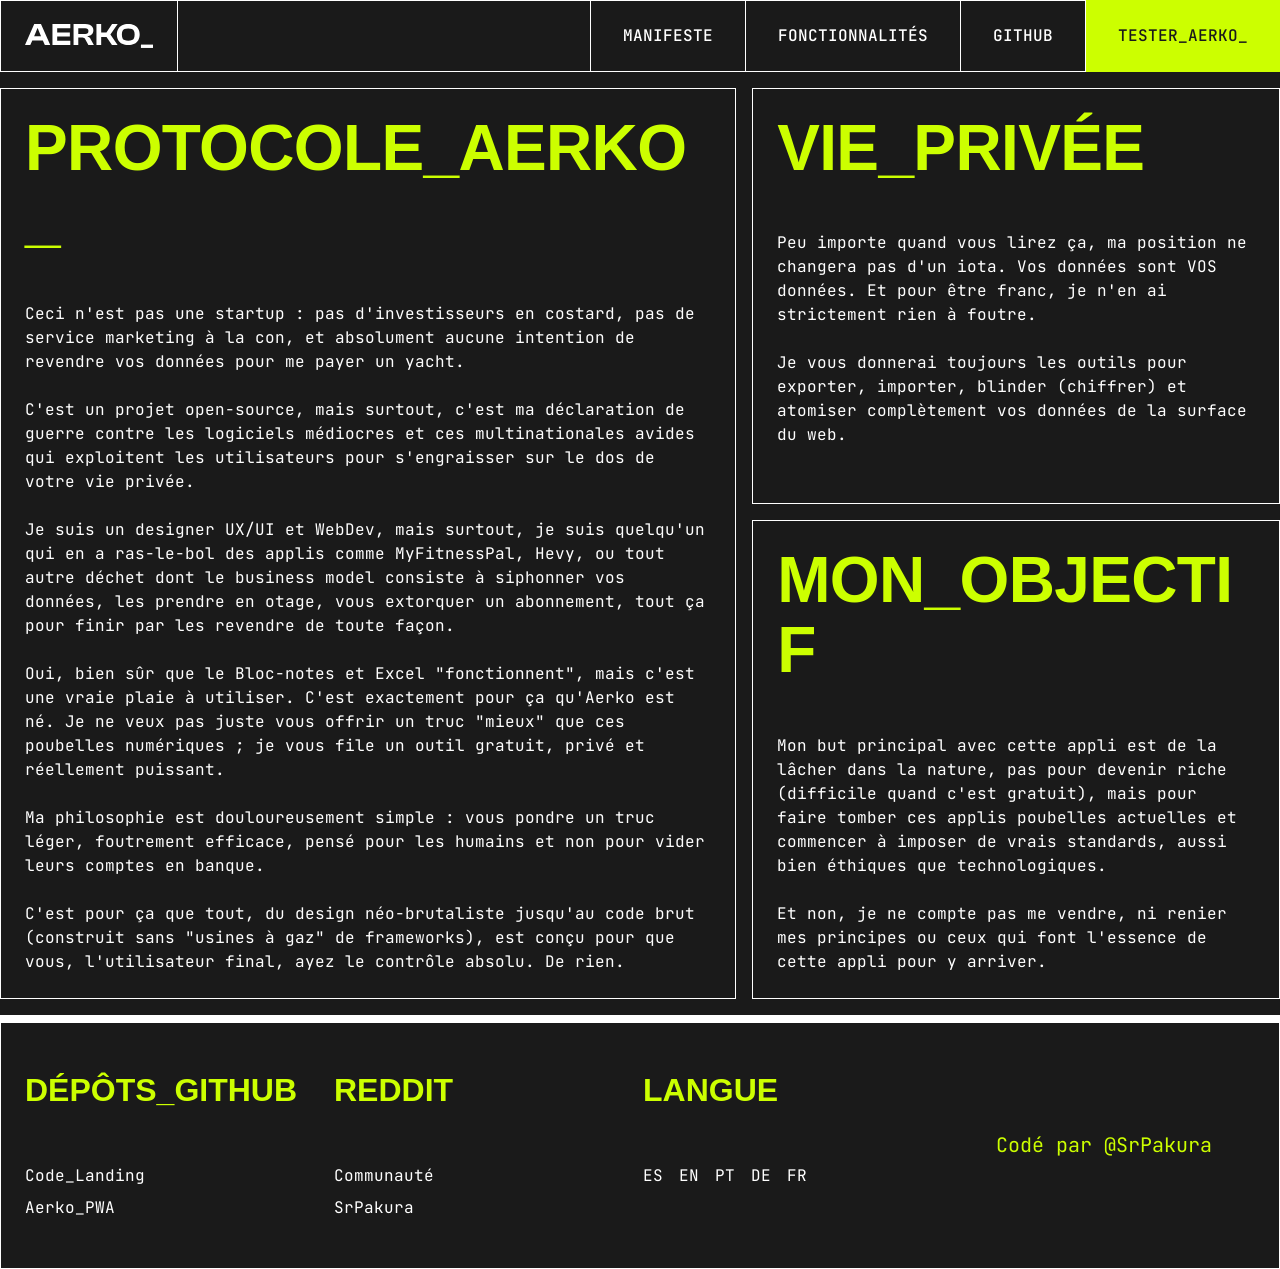
<file: fr/manifiesto.html>
<!DOCTYPE html>
<html lang="fr">
<head>
    <meta charset="UTF-8">
    <meta name="viewport" content="width=device-width, initial-scale=1.0">
    <title>AERKO_ | Manifeste</title>
    <link href="https://api.fontshare.com/v2/css?f[]=clash-display@600,700&display=swap" rel="stylesheet">
    <link href="https://fonts.googleapis.com/css2?family=JetBrains+Mono:wght@400;500&display=swap" rel="stylesheet">
    
    <link rel="stylesheet" href="/css/style.css">

    <link rel="alternate" hreflang="es" href="https://aerko.app/" />
    <link rel="alternate" hreflang="en" href="https://aerko.app/en/" />
    <link rel="alternate" hreflang="pt-BR" href="https://aerko.app/pt-br/" />
    <link rel="alternate" hreflang="fr" href="https://aerko.app/fr/" />
    <link rel="alternate" hreflang="de" href="https://aerko.app/de/" />
    <link rel="alternate" hreflang="x-default" href="https://aerko.app/" />
</head>

<body>
    <div class="layout-wrapper">
        <header class="header">
            <div class="header__logo-container">
                <a href="/"><img src="/assets/logo.svg" alt="AERKO_" class="logo"></a>
            </div>
            <div class="header__filler"></div>
            <nav class="header__nav">
                <a href="/manifiesto.html" class="btn-nav">MANIFESTE</a>
                <a href="/funciones.html" class="btn-nav">FONCTIONNALITÉS</a>
                <a href="https://github.com/SrPakura/AERKO_PWA" class="btn-nav" target="_blank" rel="noopener">GITHUB</a>
                
                <a href="https://aerko.app" class="btn-cta green desktop-cta">TESTER_AERKO_</a>
                
                <button class="btn-cta green mobile-menu-btn">MENU</button>
            </nav>
        </header>

        <main class="main-content">
            <section class="manifesto-layout">
                <article class="manifesto-left">
                    <h1 class="h1 text-green manifesto-title">PROTOCOLE_AERKO_</h1>
                    <div class="manifesto-text p-regular text-white">
                        <p>Ceci n'est pas une startup : pas d'investisseurs en costard, pas de service marketing à la con, et absolument aucune intention de revendre vos données pour me payer un yacht.</p>
                        <p>C'est un projet open-source, mais surtout, c'est ma déclaration de guerre contre les logiciels médiocres et ces multinationales avides qui exploitent les utilisateurs pour s'engraisser sur le dos de votre vie privée.</p>
                        <p>Je suis un designer UX/UI et WebDev, mais surtout, je suis quelqu'un qui en a ras-le-bol des applis comme MyFitnessPal, Hevy, ou tout autre déchet dont le business model consiste à siphonner vos données, les prendre en otage, vous extorquer un abonnement, tout ça pour finir par les revendre de toute façon.</p>
                        <p>Oui, bien sûr que le Bloc-notes et Excel "fonctionnent", mais c'est une vraie plaie à utiliser. C'est exactement pour ça qu'Aerko est né. Je ne veux pas juste vous offrir un truc "mieux" que ces poubelles numériques ; je vous file un outil gratuit, privé et réellement puissant.</p>
                        <p>Ma philosophie est douloureusement simple : vous pondre un truc léger, foutrement efficace, pensé pour les humains et non pour vider leurs comptes en banque.</p>
                        <p>C'est pour ça que tout, du design néo-brutaliste jusqu'au code brut (construit sans "usines à gaz" de frameworks), est conçu pour que vous, l'utilisateur final, ayez le contrôle absolu. De rien.</p>
                    </div>
                </article>

                <aside class="manifesto-right">
                    <article class="manifesto-block">
                        <h2 class="h1 text-green manifesto-title">VIE_PRIVÉE</h2>
                        <div class="manifesto-text p-regular text-white">
                            <p>Peu importe quand vous lirez ça, ma position ne changera pas d'un iota. Vos données sont VOS données. Et pour être franc, je n'en ai strictement rien à foutre.</p>
                            <p>Je vous donnerai toujours les outils pour exporter, importer, blinder (chiffrer) et atomiser complètement vos données de la surface du web.</p>
                        </div>
                    </article>

                    <article class="manifesto-block">
                        <h2 class="h1 text-green manifesto-title">MON_OBJECTIF</h2>
                        <div class="manifesto-text p-regular text-white">
                            <p>Mon but principal avec cette appli est de la lâcher dans la nature, pas pour devenir riche (difficile quand c'est gratuit), mais pour faire tomber ces applis poubelles actuelles et commencer à imposer de vrais standards, aussi bien éthiques que technologiques.</p>
                            <p>Et non, je ne compte pas me vendre, ni renier mes principes ou ceux qui font l'essence de cette appli pour y arriver.</p>
                        </div>
                    </article>
                </aside>
            </section>
        </main>

        <footer class="footer">
            <div class="footer__col">
                <h3 class="h3 text-green">DÉPÔTS_GITHUB<br>&nbsp;</h3>
                <div class="footer__links p-regular">
                    <a href="https://github.com/SrPakura/Aerko_Landing" class="text-white underline-hover">Code_Landing</a>
                    <a href="https://github.com/SrPakura/AERKO_PWA" class="text-white underline-hover">Aerko_PWA</a>
                </div>
            </div>
            <div class="footer__col">
                <h3 class="h3 text-green">REDDIT<br>&nbsp;</h3>
                <div class="footer__links p-regular">
                    <a href="https://www.reddit.com/r/aerko_/" class="text-white underline-hover">Communauté</a>
                    <a href="https://www.reddit.com/user/SrPakura/" class="text-white underline-hover">SrPakura</a>
                </div>
            </div>
            <div class="footer__col">
                <h3 class="h3 text-green">LANGUE<br>&nbsp;</h3>
                <div class="footer__links p-regular" style="display: flex; flex-direction: row; gap: 16px; flex-wrap: wrap;">
                    <a href="/" class="text-white underline-hover text-green">ES</a>
                    <a href="/en/" class="text-white underline-hover">EN</a>
                    <a href="/pt-br/" class="text-white underline-hover">PT</a>
                    <a href="/de/" class="text-white underline-hover">DE</a>
                    <a href="/fr/" class="text-white underline-hover">FR</a>
                </div>
            </div>
            <div class="footer__author">
                <p class="p-large text-green">Codé par @SrPakura</p>
            </div>
        </footer>
    </div>
    
    <div class="mobile-overlay" id="mobileMenu">
            <div class="mobile-backdrop" id="menuBackdrop"></div>
            
            <aside class="mobile-panel">
                <nav class="mobile-links">
                    <a href="https://aerko.app" class="menu-link outline-green">Essayer Aerko_</a>
                    <a href="/manifiesto.html" class="menu-link outline-white">Manifeste</a>
                    <a href="/funciones.html" class="menu-link outline-white">Fonctionnalités</a>
                    <a href="https://github.com/SrPakura/AERKO_PWA" class="menu-link outline-white" target="_blank" rel="noopener">Github</a>
                </nav>
            </aside>
        </div>
        
    <script src="/js/main.js"></script>
</body>
</html>
</file>
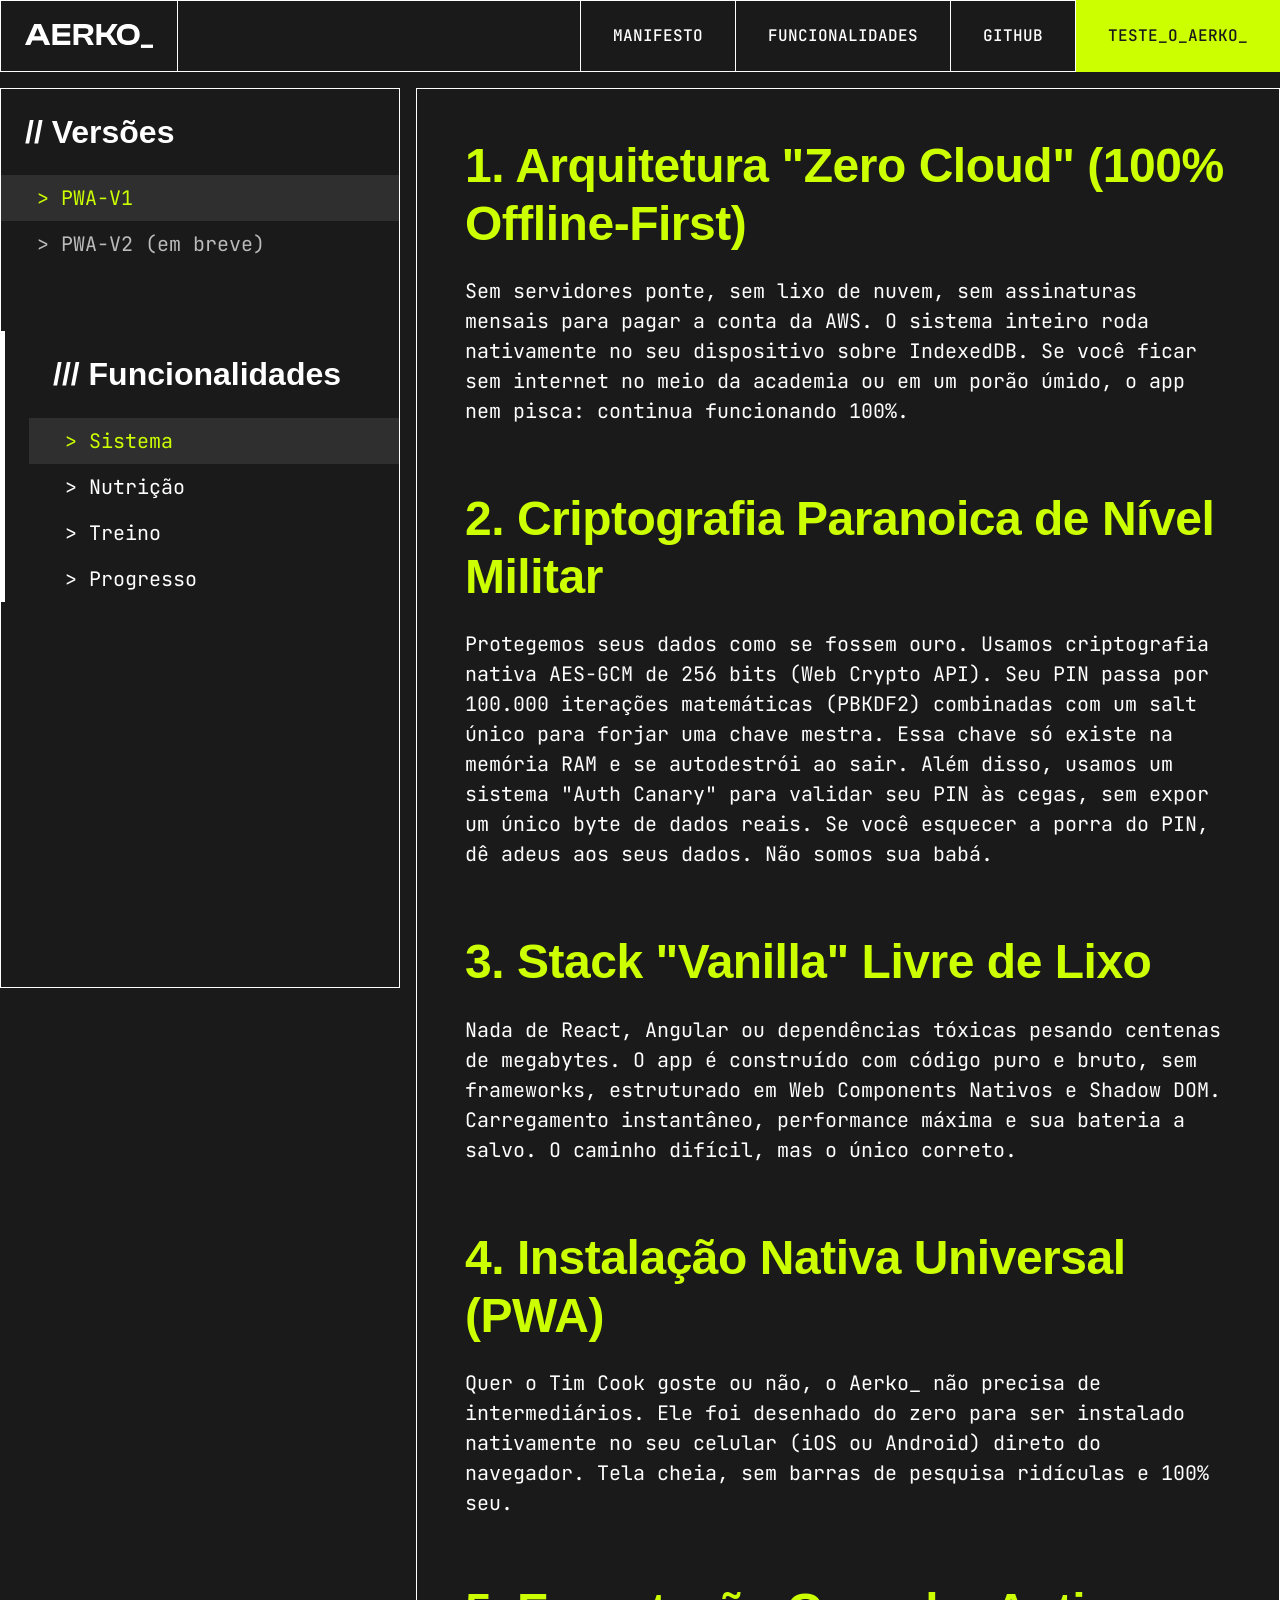
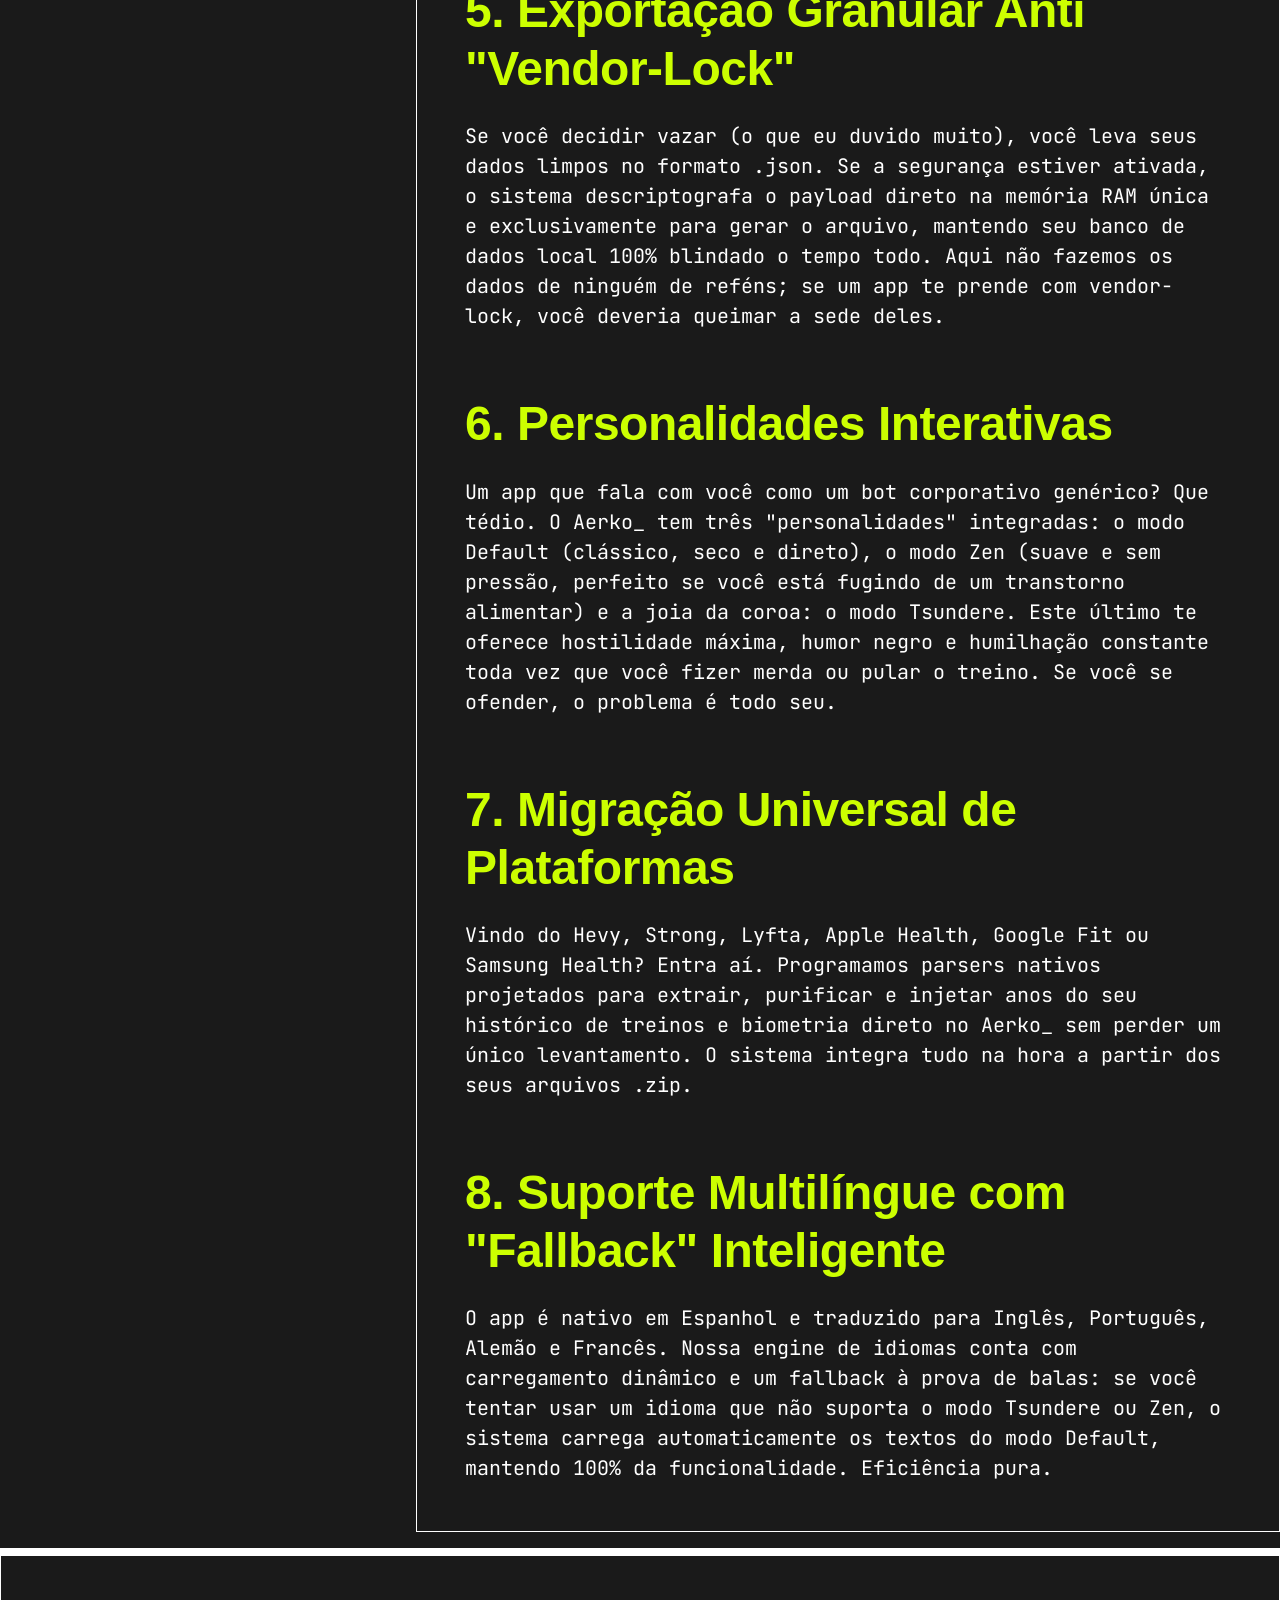
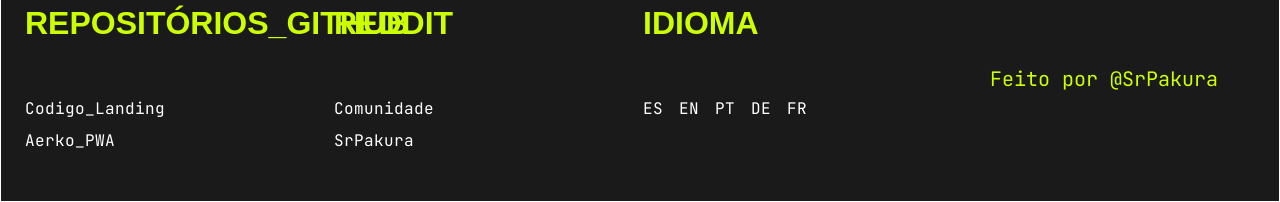
<file: pt-br/funciones.html>
<!DOCTYPE html>
<html lang="pt-BR">
<head>
    <meta charset="UTF-8">
    <meta name="viewport" content="width=device-width, initial-scale=1.0">
    <title>AERKO_ | Funcionalidades</title>
    <link href="https://api.fontshare.com/v2/css?f[]=clash-display@600,700&display=swap" rel="stylesheet">
    <link href="https://fonts.googleapis.com/css2?family=JetBrains+Mono:wght@400;500&display=swap" rel="stylesheet">
    
    <link rel="stylesheet" href="/css/style.css">

    <link rel="alternate" hreflang="es" href="https://aerko.app/" />
    <link rel="alternate" hreflang="en" href="https://aerko.app/en/" />
    <link rel="alternate" hreflang="pt-BR" href="https://aerko.app/pt-br/" />
    <link rel="alternate" hreflang="fr" href="https://aerko.app/fr/" />
    <link rel="alternate" hreflang="de" href="https://aerko.app/de/" />
    <link rel="alternate" hreflang="x-default" href="https://aerko.app/" />
</head>

<body>
    <div class="layout-wrapper">
        <header class="header">
            <div class="header__logo-container">
                <a href="/"><img src="/assets/logo.svg" alt="AERKO_" class="logo"></a>
            </div>
            <div class="header__filler"></div>
            <nav class="header__nav">
                <a href="/manifiesto.html" class="btn-nav">MANIFESTO</a>
                <a href="/funciones.html" class="btn-nav">FUNCIONALIDADES</a>
                <a href="https://github.com/SrPakura/AERKO_PWA" class="btn-nav" target="_blank" rel="noopener">GITHUB</a>
                
                <a href="https://aerko.app" class="btn-cta green desktop-cta">TESTE_O_AERKO_</a>
                <button class="btn-cta green mobile-menu-btn">MENU</button>
            </nav>
        </header>

        <main class="main-content">
            <div class="docs-layout">
                
                <aside class="sidebar">
                    <div class="sidebar__group">
                        <div class="sidebar__title-box">
                            <h3 class="h3 text-white">// Versões</h3>
                        </div>
                        <a href="#" class="sidebar__link active">
                            <span class="p-large">> PWA-V1</span>
                        </a>
                        <div class="sidebar__link disabled">
                            <span class="p-large">> PWA-V2 (em breve)</span>
                        </div>
                    </div>

                    <div class="sidebar__group group-funciones">
                        <div class="sidebar__title-box">
                            <h3 class="h3 text-white">/// Funcionalidades</h3>
                        </div>
                        <a href="#" class="sidebar__link tab-btn active-tab" data-target="tab-sistema">
                            <span class="p-large">> Sistema</span>
                        </a>
                        <a href="#" class="sidebar__link tab-btn" data-target="tab-nutricion">
                            <span class="p-large">> Nutrição</span>
                        </a>
                        <a href="#" class="sidebar__link tab-btn" data-target="tab-entrenamiento">
                            <span class="p-large">> Treino</span>
                        </a>
                        <a href="#" class="sidebar__link tab-btn" data-target="tab-progreso">
                            <span class="p-large">> Progresso</span>
                        </a>
                    </div>
                </aside>

                <section class="explorer">
                    
                    <div class="explorer__content active" id="tab-sistema">
                        <article class="explorer__block">
                            <h2 class="h2 text-green">1. Arquitetura "Zero Cloud" (100% Offline-First)</h2>
                            <p class="p-large text-white">Sem servidores ponte, sem lixo de nuvem, sem assinaturas mensais para pagar a conta da AWS. O sistema inteiro roda nativamente no seu dispositivo sobre IndexedDB. Se você ficar sem internet no meio da academia ou em um porão úmido, o app nem pisca: continua funcionando 100%.</p>
                        </article>
                        <article class="explorer__block">
                            <h2 class="h2 text-green">2. Criptografia Paranoica de Nível Militar</h2>
                            <p class="p-large text-white">Protegemos seus dados como se fossem ouro. Usamos criptografia nativa AES-GCM de 256 bits (Web Crypto API). Seu PIN passa por 100.000 iterações matemáticas (PBKDF2) combinadas com um salt único para forjar uma chave mestra. Essa chave só existe na memória RAM e se autodestrói ao sair. Além disso, usamos um sistema "Auth Canary" para validar seu PIN às cegas, sem expor um único byte de dados reais. Se você esquecer a porra do PIN, dê adeus aos seus dados. Não somos sua babá.</p>
                        </article>
                        <article class="explorer__block">
                            <h2 class="h2 text-green">3. Stack "Vanilla" Livre de Lixo</h2>
                            <p class="p-large text-white">Nada de React, Angular ou dependências tóxicas pesando centenas de megabytes. O app é construído com código puro e bruto, sem frameworks, estruturado em Web Components Nativos e Shadow DOM. Carregamento instantâneo, performance máxima e sua bateria a salvo. O caminho difícil, mas o único correto.</p>
                        </article>
                        <article class="explorer__block">
                            <h2 class="h2 text-green">4. Instalação Nativa Universal (PWA)</h2>
                            <p class="p-large text-white">Quer o Tim Cook goste ou não, o Aerko_ não precisa de intermediários. Ele foi desenhado do zero para ser instalado nativamente no seu celular (iOS ou Android) direto do navegador. Tela cheia, sem barras de pesquisa ridículas e 100% seu.</p>
                        </article>
                        <article class="explorer__block">
                            <h2 class="h2 text-green">5. Exportação Granular Anti "Vendor-Lock"</h2>
                            <p class="p-large text-white">Se você decidir vazar (o que eu duvido muito), você leva seus dados limpos no formato .json. Se a segurança estiver ativada, o sistema descriptografa o payload direto na memória RAM única e exclusivamente para gerar o arquivo, mantendo seu banco de dados local 100% blindado o tempo todo. Aqui não fazemos os dados de ninguém de reféns; se um app te prende com vendor-lock, você deveria queimar a sede deles.</p>
                        </article>
                        <article class="explorer__block">
                            <h2 class="h2 text-green">6. Personalidades Interativas</h2>
                            <p class="p-large text-white">Um app que fala com você como um bot corporativo genérico? Que tédio. O Aerko_ tem três "personalidades" integradas: o modo Default (clássico, seco e direto), o modo Zen (suave e sem pressão, perfeito se você está fugindo de um transtorno alimentar) e a joia da coroa: o modo Tsundere. Este último te oferece hostilidade máxima, humor negro e humilhação constante toda vez que você fizer merda ou pular o treino. Se você se ofender, o problema é todo seu.</p>
                        </article>
                        <article class="explorer__block">
                            <h2 class="h2 text-green">7. Migração Universal de Plataformas</h2>
                            <p class="p-large text-white">Vindo do Hevy, Strong, Lyfta, Apple Health, Google Fit ou Samsung Health? Entra aí. Programamos parsers nativos projetados para extrair, purificar e injetar anos do seu histórico de treinos e biometria direto no Aerko_ sem perder um único levantamento. O sistema integra tudo na hora a partir dos seus arquivos .zip.</p>
                        </article>
                        <article class="explorer__block">
                            <h2 class="h2 text-green">8. Suporte Multilíngue com "Fallback" Inteligente</h2>
                            <p class="p-large text-white">O app é nativo em Espanhol e traduzido para Inglês, Português, Alemão e Francês. Nossa engine de idiomas conta com carregamento dinâmico e um fallback à prova de balas: se você tentar usar um idioma que não suporta o modo Tsundere ou Zen, o sistema carrega automaticamente os textos do modo Default, mantendo 100% da funcionalidade. Eficiência pura.</p>
                        </article>
                    </div>

                    <div class="explorer__content" id="tab-nutricion">
                        <article class="explorer__block">
                            <h2 class="h2 text-green">1. Assistente Científico e "God Mode"</h2>
                            <p class="p-large text-white">Esqueça aquelas calculadoras "mágicas" da internet. Usamos a fórmula original de Harris-Benedict (1984) para a sua TMB e proporções científicas da ISSN para cravar seus macros. O sistema aplica um recálculo reativo transversal se o seu peso mudar. E se você acha que é mais esperto que o algoritmo, ative o "God Mode" e enfie seus dados manualmente.</p>
                        </article>
                        <article class="explorer__block">
                            <h2 class="h2 text-green">2. Scanner Nativo e Banco de Dados Híbrido</h2>
                            <p class="p-large text-white">Chega de procurar alimentos na mão como um camponês. Integramos um scanner de código de barras nativo que ataca direto a API do Open Food Facts a partir do seu client. Zero servidores ponte, zero telemetria. Além disso, você tem um banco de dados local híbrido meticulosamente filtrado para não ser escravo da sua conexão com a internet.</p>
                        </article>
                        <article class="explorer__block">
                            <h2 class="h2 text-green">3. Nutrição Modular: Gramaturas Fixas e Variáveis</h2>
                            <p class="p-large text-white">Gerencie grupos de alimentos e crie suas dietas base. Você pode atribuir pesos fixos para o que come exatamente igual todo santo dia, ou pesos variáveis para o que decide na hora. Tenha o trabalho de configurar uma vez e esqueça o resto do mês.</p>
                        </article>
                        <article class="explorer__block">
                            <h2 class="h2 text-green">4. "Smart Checks" e Dashboard Visual Adaptativo</h2>
                            <p class="p-large text-white">Nosso fluxo de Smart Checks te oferece um registro diário com zero atrito: você entra, marca as refeições pré-configuradas e pronto. Todo o seu progresso calórico é renderizado em um dashboard visual adaptativo que te diz exatamente quanta margem você ainda tem em tempo real.</p>
                        </article>
                    </div>

                    <div class="explorer__content" id="tab-entrenamiento">
                        <article class="explorer__block">
                            <h2 class="h2 text-green">1. Planejador Modular e "Smart Flow"</h2>
                            <p class="p-large text-white">Desenhe sua rotina uma única vez. Na academia, a engine Smart Flow assume o controle: você executa sua rotina sem nenhum atrito, registra dados on the fly e usa cronômetros nativos sem sair do app. Você só precisa levantar os pesos; a burocracia a gente resolve.</p>
                        </article>
                        <article class="explorer__block">
                            <h2 class="h2 text-green">2. Engine Preditiva de Cargas e 1RM Multicondicional</h2>
                            <p class="p-large text-white">O app analisa seus padrões de fadiga e mesociclos para te dizer exatamente qual peso mover na sua próxima sessão. Aplicamos dinamicamente as fórmulas de Brzycki, Epley ou Lombardi, dependendo das suas faixas de repetição. Matemática pura aplicada ao ferro.</p>
                        </article>
                        <article class="explorer__block">
                            <h2 class="h2 text-green">3. Análise Científica de Volume e Desequilíbrios</h2>
                            <p class="p-large text-white">Cruzamos suas séries efetivas com um banco de dados anatômico para mapear seu esforço em limites reais: MV, MEV, MAV e MRV. O sistema detecta automaticamente desequilíbrios por cabeças musculares. Se você pular o dia de perna, vamos jogar isso bem na sua cara.</p>
                        </article>
                        <article class="explorer__block">
                            <h2 class="h2 text-green">4. "Vision Lab": Biomecânica por IA</h2>
                            <p class="p-large text-white">Grave seus levantamentos e nossa IA vai destruir sua técnica, medindo amplitude (ROM), trajetória da barra e sticking points. Usamos otimização assíncrona "Ping-Pong" com FPS dinâmico e filtros matemáticos EMA para poupar sua CPU e bateria enquanto alcançamos precisão milimétrica.</p>
                        </article>
                    </div>

                    <div class="explorer__content" id="tab-progreso">
                        <article class="explorer__block">
                            <h2 class="h2 text-green">1. Cooldown Anti-Obsessão e Biometria Clínica</h2>
                            <p class="p-large text-white">Implementamos um cooldown de registro dinâmico (vinculado à sua personalidade ativa) para proteger sua saúde mental e filtrar métricas que não servem para nada. Registre peso, medidas perimetrais e dobras cutâneas milimétricas só quando realmente fizer sentido.</p>
                        </article>
                        <article class="explorer__block">
                            <h2 class="h2 text-green">2. Calculadora Científica de Composição Corporal</h2>
                            <p class="p-large text-white">Jogue sua balança "inteligente" no lixo. Se você quer saber sua gordura real, use um adipômetro. Nossa engine matemática usa as fórmulas de Jackson-Pollock combinadas com a equação de Siri para extrair sua densidade corporal verdadeira. Zero estimativas mágicas.</p>
                        </article>
                        <article class="explorer__block">
                            <h2 class="h2 text-green">3. Dashboards 100% Client-Side (Zero Telemetria)</h2>
                            <p class="p-large text-white">Mapas de calor, radares de volume muscular, curvas de e1RM... Tudo é gerado puramente no seu dispositivo via &lt;canvas&gt;. Sem chamadas para servidores externos, sem rastreamento de dados. Seu progresso é seu e de mais ninguém.</p>
                        </article>
                        <article class="explorer__block">
                            <h2 class="h2 text-green">4. Aerko_ Wrapped: O Anti-Wrapped</h2>
                            <p class="p-large text-white">Uma vez a cada três meses, o sistema renderiza um pôster visual com seus marcos de força (e alguns insultos se você usar o modo Tsundere) que você pode baixar sem gastar seus dados. Compartilhe se quiser e depois volte a treinar. Exatamente a dose certa de exibicionismo.</p>
                        </article>
                    </div>

                </section>
            </div>
        </main>

        <footer class="footer">
            <div class="footer__col">
                <h3 class="h3 text-green">REPOSITÓRIOS_GITHUB<br>&nbsp;</h3>
                <div class="footer__links p-regular">
                    <a href="https://github.com/SrPakura/Aerko_Landing" class="text-white underline-hover">Codigo_Landing</a>
                    <a href="https://github.com/SrPakura/AERKO_PWA" class="text-white underline-hover">Aerko_PWA</a>
                </div>
            </div>
            <div class="footer__col">
                <h3 class="h3 text-green">REDDIT<br>&nbsp;</h3>
                <div class="footer__links p-regular">
                    <a href="https://www.reddit.com/r/aerko_/" class="text-white underline-hover">Comunidade</a>
                    <a href="https://www.reddit.com/user/SrPakura/" class="text-white underline-hover">SrPakura</a>
                </div>
            </div>
            <div class="footer__col">
                <h3 class="h3 text-green">IDIOMA<br>&nbsp;</h3>
                <div class="footer__links p-regular" style="display: flex; flex-direction: row; gap: 16px; flex-wrap: wrap;">
                    <a href="/" class="text-white underline-hover text-green">ES</a>
                    <a href="/en/" class="text-white underline-hover">EN</a>
                    <a href="/pt-br/" class="text-white underline-hover">PT</a>
                    <a href="/de/" class="text-white underline-hover">DE</a>
                    <a href="/fr/" class="text-white underline-hover">FR</a>
                </div>
            </div>
            <div class="footer__author">
                <p class="p-large text-green">Feito por @SrPakura</p>
            </div>
        </footer>

        <div class="mobile-overlay" id="mobileMenu">
            <div class="mobile-backdrop" id="menuBackdrop"></div>
            <aside class="mobile-panel">
                <nav class="mobile-links">
                    <a href="https://aerko.app" class="menu-link outline-green">Teste o Aerko_</a>
                    <a href="/manifiesto.html" class="menu-link outline-white">Manifesto</a>
                    <a href="/funciones.html" class="menu-link outline-white">Funcionalidades</a>
                    <a href="https://github.com/SrPakura/AERKO_PWA" class="menu-link outline-white" target="_blank" rel="noopener">Github</a>
                </nav>
            </aside>
        </div>
    </div>
    
    <script src="/js/main.js"></script>
</body>
</html>
</file>
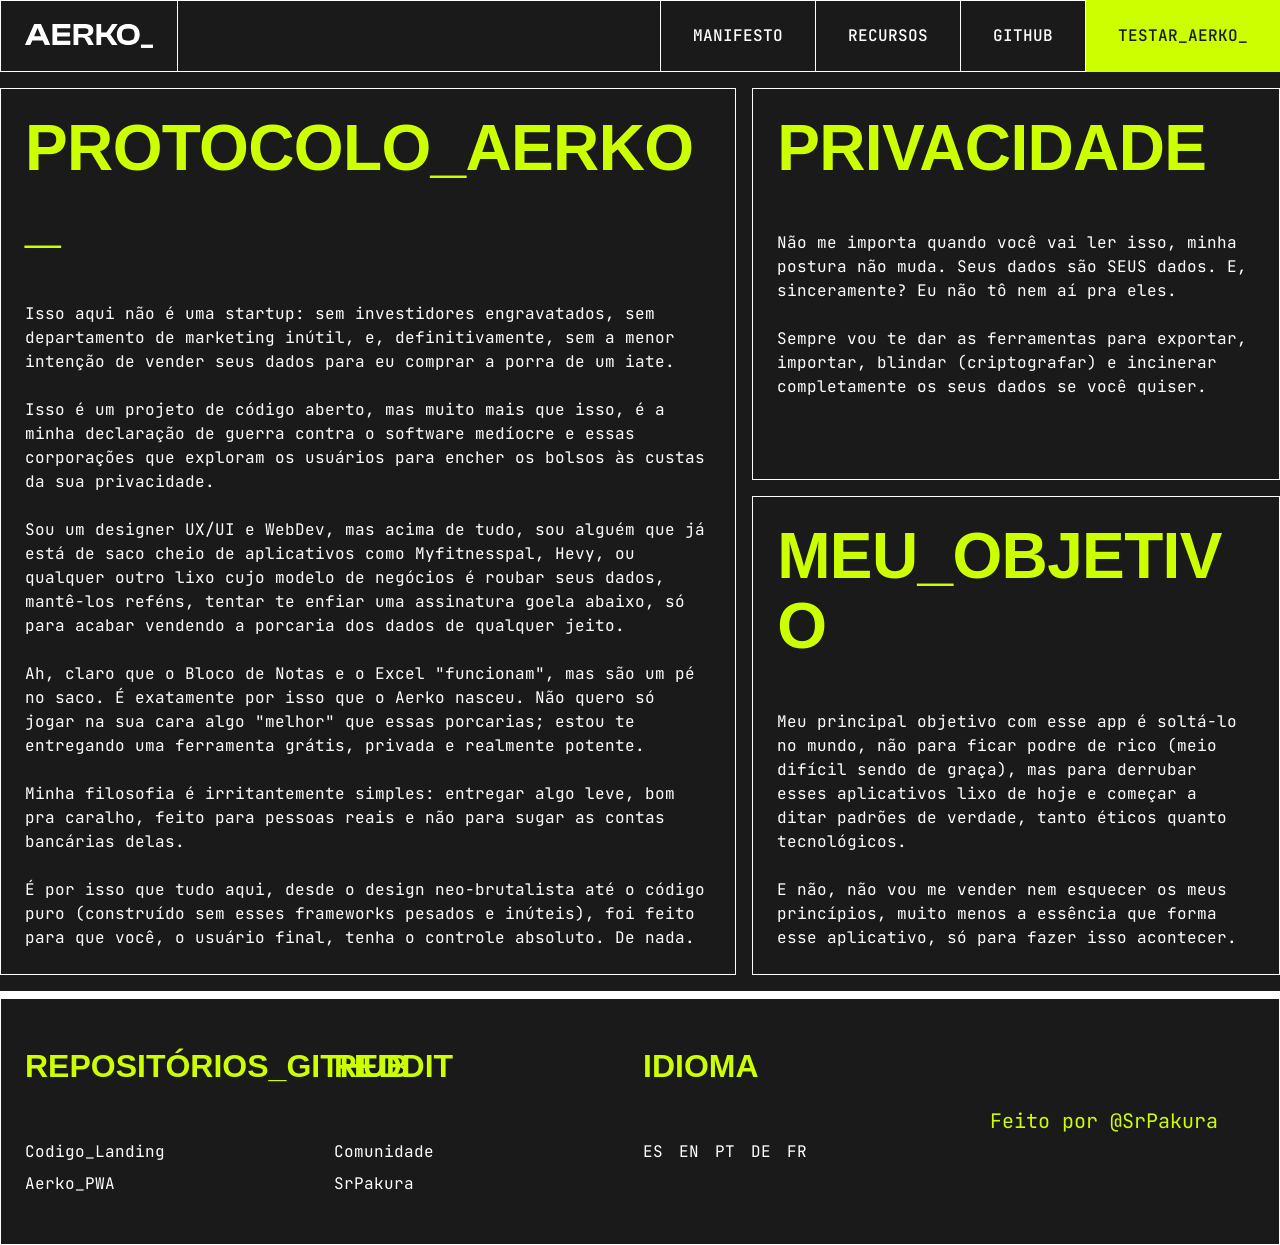
<file: pt-br/manifiesto.html>
<!DOCTYPE html>
<html lang="pt-BR">
<head>
    <meta charset="UTF-8">
    <meta name="viewport" content="width=device-width, initial-scale=1.0">
    <title>AERKO_ | Manifesto</title>
    <link href="https://api.fontshare.com/v2/css?f[]=clash-display@600,700&display=swap" rel="stylesheet">
    <link href="https://fonts.googleapis.com/css2?family=JetBrains+Mono:wght@400;500&display=swap" rel="stylesheet">
    
    <link rel="stylesheet" href="/css/style.css">

    <link rel="alternate" hreflang="es" href="https://aerko.app/" />
    <link rel="alternate" hreflang="en" href="https://aerko.app/en/" />
    <link rel="alternate" hreflang="pt-BR" href="https://aerko.app/pt-br/" />
    <link rel="alternate" hreflang="fr" href="https://aerko.app/fr/" />
    <link rel="alternate" hreflang="de" href="https://aerko.app/de/" />
    <link rel="alternate" hreflang="x-default" href="https://aerko.app/" />
</head>

<body>
    <div class="layout-wrapper">
        <header class="header">
            <div class="header__logo-container">
                <a href="/"><img src="/assets/logo.svg" alt="AERKO_" class="logo"></a>
            </div>
            <div class="header__filler"></div>
            <nav class="header__nav">
                <a href="/manifiesto.html" class="btn-nav">MANIFESTO</a>
                <a href="/funciones.html" class="btn-nav">RECURSOS</a>
                <a href="https://github.com/SrPakura/AERKO_PWA" class="btn-nav" target="_blank" rel="noopener">GITHUB</a>
                
                <a href="https://aerko.app" class="btn-cta green desktop-cta">TESTAR_AERKO_</a>
                
                <button class="btn-cta green mobile-menu-btn">MENU</button>
            </nav>
        </header>

        <main class="main-content">
            <section class="manifesto-layout">
                <article class="manifesto-left">
                    <h1 class="h1 text-green manifesto-title">PROTOCOLO_AERKO_</h1>
                    <div class="manifesto-text p-regular text-white">
                        <p>Isso aqui não é uma startup: sem investidores engravatados, sem departamento de marketing inútil, e, definitivamente, sem a menor intenção de vender seus dados para eu comprar a porra de um iate.</p>
                        <p>Isso é um projeto de código aberto, mas muito mais que isso, é a minha declaração de guerra contra o software medíocre e essas corporações que exploram os usuários para encher os bolsos às custas da sua privacidade.</p>
                        <p>Sou um designer UX/UI e WebDev, mas acima de tudo, sou alguém que já está de saco cheio de aplicativos como Myfitnesspal, Hevy, ou qualquer outro lixo cujo modelo de negócios é roubar seus dados, mantê-los reféns, tentar te enfiar uma assinatura goela abaixo, só para acabar vendendo a porcaria dos dados de qualquer jeito.</p>
                        <p>Ah, claro que o Bloco de Notas e o Excel "funcionam", mas são um pé no saco. É exatamente por isso que o Aerko nasceu. Não quero só jogar na sua cara algo "melhor" que essas porcarias; estou te entregando uma ferramenta grátis, privada e realmente potente.</p>
                        <p>Minha filosofia é irritantemente simples: entregar algo leve, bom pra caralho, feito para pessoas reais e não para sugar as contas bancárias delas.</p>
                        <p>É por isso que tudo aqui, desde o design neo-brutalista até o código puro (construído sem esses frameworks pesados e inúteis), foi feito para que você, o usuário final, tenha o controle absoluto. De nada.</p>
                    </div>
                </article>

                <aside class="manifesto-right">
                    <article class="manifesto-block">
                        <h2 class="h1 text-green manifesto-title">PRIVACIDADE</h2>
                        <div class="manifesto-text p-regular text-white">
                            <p>Não me importa quando você vai ler isso, minha postura não muda. Seus dados são SEUS dados. E, sinceramente? Eu não tô nem aí pra eles.</p>
                            <p>Sempre vou te dar as ferramentas para exportar, importar, blindar (criptografar) e incinerar completamente os seus dados se você quiser.</p>
                        </div>
                    </article>

                    <article class="manifesto-block">
                        <h2 class="h1 text-green manifesto-title">MEU_OBJETIVO</h2>
                        <div class="manifesto-text p-regular text-white">
                            <p>Meu principal objetivo com esse app é soltá-lo no mundo, não para ficar podre de rico (meio difícil sendo de graça), mas para derrubar esses aplicativos lixo de hoje e começar a ditar padrões de verdade, tanto éticos quanto tecnológicos.</p>
                            <p>E não, não vou me vender nem esquecer os meus princípios, muito menos a essência que forma esse aplicativo, só para fazer isso acontecer.</p>
                        </div>
                    </article>
                </aside>
            </section>
        </main>

        <footer class="footer">
            <div class="footer__col">
                <h3 class="h3 text-green">REPOSITÓRIOS_GITHUB<br>&nbsp;</h3>
                <div class="footer__links p-regular">
                    <a href="https://github.com/SrPakura/Aerko_Landing" class="text-white underline-hover">Codigo_Landing</a>
                    <a href="https://github.com/SrPakura/AERKO_PWA" class="text-white underline-hover">Aerko_PWA</a>
                </div>
            </div>
            <div class="footer__col">
                <h3 class="h3 text-green">REDDIT<br>&nbsp;</h3>
                <div class="footer__links p-regular">
                    <a href="https://www.reddit.com/r/aerko_/" class="text-white underline-hover">Comunidade</a>
                    <a href="https://www.reddit.com/user/SrPakura/" class="text-white underline-hover">SrPakura</a>
                </div>
            </div>
            <div class="footer__col">
                <h3 class="h3 text-green">IDIOMA<br>&nbsp;</h3>
                <div class="footer__links p-regular" style="display: flex; flex-direction: row; gap: 16px; flex-wrap: wrap;">
                    <a href="/" class="text-white underline-hover text-green">ES</a>
                    <a href="/en/" class="text-white underline-hover">EN</a>
                    <a href="/pt-br/" class="text-white underline-hover">PT</a>
                    <a href="/de/" class="text-white underline-hover">DE</a>
                    <a href="/fr/" class="text-white underline-hover">FR</a>
                </div>
            </div>
            <div class="footer__author">
                <p class="p-large text-green">Feito por @SrPakura</p>
            </div>
        </footer>
    </div>
    
    <div class="mobile-overlay" id="mobileMenu">
            <div class="mobile-backdrop" id="menuBackdrop"></div>
            
            <aside class="mobile-panel">
                <nav class="mobile-links">
                    <a href="https://aerko.app" class="menu-link outline-green">Testar o Aerko_</a>
                    <a href="/manifiesto.html" class="menu-link outline-white">Manifesto</a>
                    <a href="/funciones.html" class="menu-link outline-white">Recursos</a>
                    <a href="https://github.com/SrPakura/AERKO_PWA" class="menu-link outline-white" target="_blank" rel="noopener">Github</a>
                </nav>
            </aside>
        </div>
        
    <script src="/js/main.js"></script>
</body>
</html>
</file>
<file: css/style.css>
/* =========================================
   VARIABLES & RESET
   ========================================= */
:root {
  --Blanco: #FFF;
  --Blanco-Hover: #F2F1F4;
  --Negro_Suave: #1A1A1A;
  --Negro_Suave-Hover: #2F2F2F;
  --Verde_Acido: #CCFF00;
  --Verde_Acido-Hover: #DFFF4F;
  --border-style: 1px solid var(--Blanco);
}

* { margin: 0; padding: 0; box-sizing: border-box; }

html { scroll-behavior: smooth; }

body {
  background: var(--Negro_Suave);
  color: var(--Blanco);
  display: flex;
  justify-content: center; /* Centra el layout en pantallas > 1440px */
  overflow-x: hidden;
}

/* Tipografía Utility Classes */
.h0 { font: 700 96px/100% 'Clash Display', sans-serif; letter-spacing: -0.96px; }
.h1 { font: 700 64px/110% 'Clash Display', sans-serif; letter-spacing: -0.64px; }
.h2 { font: 700 48px/120% 'Clash Display', sans-serif; letter-spacing: -0.48px; }
.h3 { font: 600 32px/120% 'Clash Display', sans-serif; }
.p-large { font: 400 20px/150% 'JetBrains Mono', monospace; }
.p-regular { font: 400 16px/150% 'JetBrains Mono', monospace; }

.text-green { color: var(--Verde_Acido); }
.text-white { color: var(--Blanco); }
.text-center { text-align: center; }
.text-right { text-align: right; }
.uppercase { text-transform: uppercase; }
.underline { text-decoration: underline; text-underline-offset: 4px; }
.underline-hover:hover { text-decoration: underline; text-underline-offset: 4px; }
a { text-decoration: none; }

/* =========================================
   LAYOUT PRINCIPAL
   ========================================= */
.layout-wrapper {
  max-width: 1440px;
  width: 100%;
  display: flex;
  flex-direction: column;
  gap: 16px;
  background: var(--Negro_Suave);
}

/* =========================================
   BOTONES
   ========================================= */
.btn-cta, .btn-nav {
  font: 500 16px/100% 'JetBrains Mono', monospace;
  padding: 24px 32px; /* Adaptado al padding 24px del header para mantener altura */
  border: none;
  cursor: pointer;
  transition: all 0.2s ease;
  display: inline-flex;
  align-items: center;
  justify-content: center;
}

.btn-cta.white {
  background: var(--Blanco);
  color: var(--Negro_Suave);
}
.btn-cta.white:hover { background: var(--Blanco-Hover); color: var(--Negro_Suave-Hover); border-color: var(--Negro_Suave-Hover); }
.btn-cta.white:active { background: var(--Negro_Suave); color: var(--Blanco); border-color: var(--Blanco); }

.btn-cta.green {
  background: var(--Verde_Acido);
  color: var(--Negro_Suave);
}
.btn-cta.green:hover { background: var(--Verde_Acido-Hover); color: var(--Negro_Suave-Hover); border-color: var(--Negro_Suave-Hover); }

.btn-cta.green:active { background: var(--Negro_Suave); color: var(--Verde_Acido); border-color: var(--Verde_Acido); }

/* =========================================
   HEADER
   ========================================= */
.header {
  display: flex;
  width: 100%;
  height: 72px;
  justify-content: space-between;
  align-items: stretch;
  background: var(--Negro_Suave);
  top: 0;
  z-index: 100; /* El rey de la colina. Nada pasa por encima de él */
}

.header__logo-container {
  padding: 24px;
  border: var(--border-style);
  display: flex;
  align-items: center;
}

.header__filler {
  flex: 1;
  border-top: var(--border-style);
  border-bottom: var(--border-style);
}

.header__nav {
  display: flex;
  align-items: stretch;
}

.btn-nav {
  background: var(--Negro_Suave);
  color: var(--Blanco);
  border: var(--border-style);
  margin-left: -1px; /* Solapa bordes dobles */
}
.btn-nav:hover { background: var(--Negro_Suave-Hover); }

.logo {
  width: 128px;
  height: 24px;
  display: block; /* Evita márgenes fantasma debajo de la imagen */
}

.mobile-menu-btn {
  display: none; /* Oculto en PC */
}

/* =========================================
   MARQUEE
   ========================================= */
.marquee {
  width: 100%;
  padding: 16px 0; /* Un poco más de aire vertical */
  border-top: var(--border-style);
  border-bottom: var(--border-style);
  overflow: hidden; /* Oculta el clon que sale por la derecha */
  background: var(--Negro_Suave);
  display: flex; /* Necesario para alinear el track */
}

.marquee__track {
  display: flex; /* Alinea los dos bloques <p> horizontalmente */
  width: max-content; /* Fuerza al contenedor a medir la suma de los dos textos */
  animation: marqueeScroll 30s linear infinite; /* Un poco más lento para que se lea bien */
}

.marquee__track p {
  /* ¡ESTA ES LA LÍNEA MÁGICA QUE FALTABA! */
  white-space: nowrap; /* Prohibido hacer saltos de línea, el texto se queda en una fila */
  
  padding-right: 50px; /* Espacio de separación entre el final del texto y el principio del clon */
  box-sizing: content-box; /* Asegura que el padding se sume al ancho total */
}

/* Estado hover para pausar, por si el usuario quiere leer algo específico */
.marquee:hover .marquee__track {
  animation-play-state: paused;
}

@keyframes marqueeScroll {
  0% { transform: translateX(0); }
  100% { transform: translateX(-50%); } /* Se mueve exactamente la mitad, haciendo el loop invisible */
}

/* =========================================
   HERO
   ========================================= */
.hero {
  display: flex;
  width: 100%;
  gap: -1px;
}

.hero__left {
  flex: 1;
  padding: 24px;
  display: flex;
  flex-direction: column;
  gap: 64px;
  border: var(--border-style);
}

.hero__title-group {
  display: flex;
  flex-direction: column;
  gap: 32px;
}

.hero__subtitle {
  display: flex;
  gap: 16px;
  align-items: center;
  max-width: 620px;
}

.vertical-bar {
  width: 4px;
  height: 120px;
  background: var(--Blanco);
  flex-shrink: 0;
}

.hero__buttons {
  display: flex;
  gap: 24px;
}

.hero__right {
  width: 504px; /* Ocupa el resto del espacio aprox */
  padding: 24px;
  display: flex;
  flex-direction: column;
  justify-content: space-between;
  border: var(--border-style);
  background: var(--Negro_Suave-Hover);
}

.hero__specs-header {
  display: flex;
  flex-direction: column;
  gap: 24px;
}

.hero__specs-table {
  display: flex;
  justify-content: space-between;
  padding: 24px;
  border: var(--border-style);
  background: var(--Negro_Suave);
  margin-top: 32px;
}

/* =========================================
   Pequeño parche
   ========================================= */

.main-content {
  display: flex;
  flex-direction: column;
  gap: 16px; /* <-- Esto restaura el orden en el universo */
  width: 100%;
}

/* =========================================
   MANIFIESTO
   ========================================= */
.manifiesto { display: flex; flex-direction: column; gap: 16px; }

.manifiesto__top {
  display: flex;
  gap: 16px;
  align-items: stretch;
}

.manifiesto__title {
  padding: 24px;
  border: var(--border-style);
  display: flex;
  align-items: flex-start;
  flex: 0 0 auto;
}

.manifiesto__content {
  flex: 1;
  padding: 24px;
  border: var(--border-style);
  display: flex;
  flex-direction: column;
  gap: 48px;
}

.manifiesto__bottom {
  padding: 24px;
  border: var(--border-style);
  width: 100%;
}

/* =========================================
   FUNCIONES (BENTO GRID)
   ========================================= */
.funciones { display: flex; flex-direction: column; gap: 16px; }

.funciones__header, .funciones__footer {
  padding: 24px;
  border: var(--border-style);
  width: 100%;
}

.bento-grid {
  display: grid;
  gap: 16px;
  /* Configuración del grid: 8 columnas, 5 filas (basado en el gap y proporciones) */
  grid-template-columns: repeat(8, 1fr);
  grid-template-rows: repeat(5, minmax(166px, auto));
}

.bento-item {
  padding: 24px;
  border: var(--border-style);
  background: var(--Negro_Suave);
  display: flex;
  flex-direction: column;
}

.bento-import { 
  grid-row: 1 / span 5; 
  grid-column: 1 / span 2; 
  align-items: center; 
  gap: 48px; 
  height: 100%;
}
.bento-zen { 
  grid-row: 1 / span 2; 
  grid-column: 3 / span 2; 
  justify-content: space-between; 
}
.bento-friction { 
  grid-row: 1 / span 2; 
  grid-column: 5 / span 4; 
  justify-content: space-between; 
}
.bento-analysis { 
  grid-row: 3 / span 3; 
  grid-column: 3 / span 4; 
  justify-content: space-between; 
}
.bento-overload { 
  grid-row: 3 / span 3; 
  grid-column: 7 / span 2; 
  justify-content: space-between; 
}

.import-grid {
  display: grid;
  grid-template-columns: 1fr 1fr;
  grid-template-rows: repeat(3, 1fr);
  gap: 16px;
  width: 100%;
  flex: 1 0 0;
  justify-items: center; 
  align-items: center;
}
.import-grid img {
  width: 96px;  
  height: 96px; 
  object-fit: contain;
}

/* =========================================
   FOOTER
   ========================================= */
.footer {
  display: flex;
  padding: 48px 24px;
  gap: 64px;
  border: var(--border-style);
  border-top: 8px solid var(--Blanco);
}

.footer__col {
  display: flex;
  flex-direction: column;
  gap: 16px;
  width: 245px;
}

.footer__links { display: flex; flex-direction: column; gap: 8px; }

.footer__author {
  flex: 1 0 0;
  display: flex;
  justify-content: center; /* <-- ¡Al centro, como debe ser! */
  align-items: center;
  align-self: stretch;
}

/* =========================================
   MEDIA QUERIES - MOBILE (<= 1024px)
   ========================================= */
@media (max-width: 1024px) {
  .layout-wrapper { gap: 24px; }
  
  /* Ajuste tipográfico base móvil */
  .h0 { font-size: 56px; letter-spacing: -0.56px; }
  .h1 { font-size: 40px; letter-spacing: -0.40px; line-height: 110%; }
  .h2 { font-size: 32px; letter-spacing: -0.32px; line-height: 120%; }
  .h3 { font-size: 24px; }
  .p-large { font-size: 18px; }
  
  .header__filler, .btn-nav, .desktop-cta { 
    display: none; 
  }
  
  .header { 
    border: none; 
    align-items: stretch; /* <-- ¡Vuelve el stretch para que el botón ocupe el 100% de la altura! */
    padding: 0; 
  }
  
  .header__logo-container { 
    border: none; 
    padding: 0 0 0 24px; /* Quitamos padding, que Flexbox haga el trabajo sucio */
    display: flex;
    align-items: center; /* Centramos el logo verticalmente */
  }
  
  .mobile-menu-btn { 
    display: inline-flex;
    align-items: center; /* Centramos el texto "MENU" verticalmente dentro de su ladrillo */
    justify-content: center;
    padding: 0 32px; /* Solo padding lateral, la altura se la da el stretch del padre */
  }

  /* Hero */
  .hero { flex-direction: column; gap: 24px; }
  .hero__left, .hero__right { width: 100%; padding: 16px; }
  .hero__buttons { flex-direction: column; width: 100%; }
  .hero__buttons .btn-cta { width: 100%; }

  /* Manifiesto */
  .manifiesto__top { flex-direction: column; gap: 24px; }
  .manifiesto__title, .manifiesto__content { width: 100%; }

  /* Funciones: Carrusel Scroll Snap */
  .bento-grid {
    display: flex;
    overflow-x: auto;
    scroll-snap-type: x mandatory;
    gap: 16px;
    padding-bottom: 16px; /* Espacio para scrollbar si aparece */
  }
  
  .bento-item {
    min-width: 85vw; /* Ocupa casi todo el ancho, dejando asomar el siguiente */
    scroll-snap-align: center;
    border: var(--border-style);
  }
  
  /* Footer */
  .footer { flex-direction: column; gap: 48px; padding: 32px 16px; }
  .footer__author { justify-content: flex-start; }
}



/* =========================================
   PÁGINA: MANIFIESTO
   ========================================= */
.manifesto-layout {
  display: flex;
  gap: 16px;
  width: 100%;
  align-items: stretch; /* Asegura que ambas columnas midan lo mismo de alto */
}

.manifesto-left {
  flex: 1.3; /* Hace que la columna izquierda sea ligeramente más ancha */
  padding: 24px;
  border: var(--border-style);
  background: var(--Negro_Suave);
  display: flex;
  flex-direction: column;
}

.manifesto-right {
  flex: 1;
  display: flex;
  flex-direction: column;
  gap: 16px;
}

.manifesto-block {
  padding: 24px;
  border: var(--border-style);
  background: var(--Negro_Suave);
  flex: 1; /* Hace que ambos bloques de la derecha se repartan el 50% de la altura cada uno */
  display: flex;
  flex-direction: column;
}

/* Tipografía específica de esta página */
.manifesto-title {
  margin-bottom: 48px; /* Espacio grande entre el título y el texto */
  overflow-wrap: anywhere;
  word-break: break-word; 
}

.manifesto-text {
  display: flex;
  flex-direction: column;
  gap: 24px; /* Separa los párrafos entre sí */
}

/* =========================================
   MEDIA QUERIES - MOBILE (<= 1024px)
   ========================================= */
@media (max-width: 1024px) {
  /* Añade esto dentro de tu media query existente para móvil */
  .manifesto-layout {
    flex-direction: column;
    gap: 24px;
  }
  
  .manifesto-left, .manifesto-block {
    padding: 24px 16px; /* Adaptamos el padding lateral para móvil */
  }
}

/* =========================================
   MENÚ MÓVIL OVERLAY (Si estás cotilleando esto, si hijo si, se me ha olvidado meterlo antes...)
   ========================================= */

.mobile-overlay {
  position: fixed; /* Anclado a la pantalla completa del móvil */
  top: 0;
  left: 0;
  width: 100vw;
  height: 100vh;
  z-index: 90; /* 90 es menor que 100. El menú pasará mágicamente por debajo del Header */
  visibility: hidden;
  opacity: 0;
  transition: opacity 0.3s ease, visibility 0.3s ease;
  display: flex;
  justify-content: flex-end; /* Empuja el panel negro hacia la derecha */
}

.mobile-overlay.is-active {
  visibility: visible;
  opacity: 1;
}

.mobile-backdrop {
  position: absolute; /* Cubre todo el fondo */
  top: 0;
  left: 0;
  width: 100%;
  height: 100%;
  background: rgba(26, 26, 26, 0.4);
  cursor: pointer;
}

.mobile-panel {
  position: relative; /* Para quedar por encima del backdrop oscuro */
  width: 75%; /* Ocupa el 75% del ancho de la pantalla */
  height: 100vh; /* Altura 100% absoluta, de arriba a abajo */
  background: var(--Negro_Suave);
  border-left: 1px solid var(--Blanco);
  
  /* PADDING: 72px (para compensar el espacio del header) + 48px de tu diseño = 120px arriba */
  padding: 120px 24px 48px 24px;
  box-sizing: border-box; /* Fundamental para que el padding no desborde la pantalla */
  
  display: flex;
  flex-direction: column;
  
  /* Animación: lo escondemos 100% a la derecha */
  transform: translateX(100%);
  transition: transform 0.3s cubic-bezier(0.16, 1, 0.3, 1);
}

.mobile-overlay.is-active .mobile-panel {
  transform: translateX(0); /* Entra en escena */
}

.mobile-links {
  display: flex;
  flex-direction: column;
  gap: 64px;
}

.menu-link {
  font-family: 'Clash Display', sans-serif;
  font-size: 32px;
  font-weight: 700;
  line-height: 120%;
  letter-spacing: -0.32px;
  text-decoration: none;
  /* Hemos quitado el color: transparent y el text-shadow */
  transition: opacity 0.2s ease, transform 0.2s ease; 
}

/* Aunque las clases se sigan llamando "outline-", ahora las usamos para el relleno sólido
   así no tienes que ir a cambiar el HTML de ninguna página */
.menu-link.outline-green { 
  color: var(--Verde_Acido); 
  -webkit-text-stroke: 0; /* Lo reseteamos por si acaso */
}

.menu-link.outline-white { 
  color: var(--Blanco); 
  -webkit-text-stroke: 0;
}

/* Detalle brutalista para el hover/toque en móvil: un pequeño salto y cambio de opacidad */
.menu-link.outline-green:active, .menu-link.outline-green:hover,
.menu-link.outline-white:active, .menu-link.outline-white:hover { 
  opacity: 0.7;
  transform: translateX(8px); /* Un pequeño desplazamiento a la derecha al tocar */
}



/* =========================================
   PÁGINA: FUNCIONES (DOCUMENTACIÓN)
   ========================================= */

.docs-layout {
  display: flex;
  gap: 16px;
  width: 100%;
  align-items: stretch; /* Ambas columnas miden lo mismo de alto */
}

/* --- BARRA LATERAL --- */
.docs-sidebar {
  width: 320px; /* Ancho fijo para el menú lateral */
  flex-shrink: 0;
  border: var(--border-style);
  background: var(--Negro_Suave);
  padding: 32px 0; /* Padding vertical, el horizontal lo llevan los items para el hover completo */
  display: flex;
  flex-direction: column;
  gap: 48px; /* Espacio entre los grupos (Versiones y Funciones) */
}

.docs-title {
  padding: 0 32px; /* Alineado con el texto de los links */
  margin-bottom: 24px;
}

.docs-nav {
  display: flex;
  flex-direction: column;
}

.docs-link {
  display: block;
  padding: 16px 32px;
  text-decoration: none;
  border-left: 4px solid transparent; /* Preparado para la barra blanca invisible */
  transition: all 0.2s ease;
}

.docs-link:hover {
  background: var(--Negro_Suave-Hover);
  border-left-color: rgba(255, 255, 255, 0.3); /* Un blanco sutil al pasar el ratón */
}

/* El estado activo según tu diseño */
.docs-link.active {
  background: var(--Negro_Suave-Hover);
  color: var(--Verde_Acido);
  border-left-color: var(--Blanco); /* La barra blanca sólida a la izquierda */
}

/* --- CONTENIDO PRINCIPAL --- */
.docs-content {
  flex: 1;
  border: var(--border-style);
  background: var(--Negro_Suave);
  padding: 48px;
  display: flex;
  flex-direction: column;
  gap: 64px; /* Separación grande entre cada bloque de función */
}

.docs-item {
  display: flex;
  flex-direction: column;
  gap: 24px;
}

/* =========================================
   MEDIA QUERIES - MOBILE (<= 1024px)
   ========================================= */
@media (max-width: 1024px) {
  /* Añade esto dentro de tu media query existente */
  
  .docs-layout {
    flex-direction: column; /* En móvil, la barra lateral pasa arriba y el contenido abajo */
    gap: 24px;
  }
  
  .docs-sidebar {
    width: 100%;
    padding: 24px 0;
    gap: 32px;
  }
  
  .docs-content {
    padding: 32px 16px;
    gap: 48px;
  }
}

/* =========================================
   PÁGINA: FUNCIONES (VERSIÓN WEB)
   ========================================= */

.docs-layout {
  display: flex;
  width: 100%;
  align-items: flex-start;
  gap: 16px;
}

/* --- MENÚ LATERAL --- */
.sidebar {
  display: flex;
  width: 400px;
  /* Eliminamos el height: 1024px fijo para que crezca con el contenido o se adapte */
  min-height: 100vh; 
  flex-direction: column;
  align-items: flex-start;
  gap: 64px;
  flex-shrink: 0;
  border: var(--border-style);
  background: var(--Negro_Suave);
  position: sticky; /* Hacemos que se quede pegado al hacer scroll en PC */
  top: 16px; 
}

.sidebar__group {
  display: flex;
  flex-direction: column;
  align-items: flex-start;
  align-self: stretch;
}

/* El borde gordo blanco para el grupo de Funciones */
.group-funciones {
  padding-left: 24px;
  border-left: 4px solid var(--Blanco);
}

.sidebar__title-box {
  display: flex;
  padding: 24px;
  align-items: flex-start;
  align-self: stretch;
}

/* Enlaces del menú lateral */
.sidebar__link {
  display: flex;
  padding: 8px 0 8px 36px;
  align-items: center;
  align-self: stretch;
  text-decoration: none;
  color: var(--Blanco);
  transition: all 0.2s ease;
  cursor: pointer;
  white-space: nowrap; /* Evita que el texto salte de línea en móvil */
}

/* Estados Hover y Active */
.sidebar__link:hover:not(.disabled) {
  background: var(--Negro_Suave-Hover);
}

.sidebar__link.active,
.sidebar__link.active-tab {
  background: var(--Negro_Suave-Hover);
  color: var(--Verde_Acido);
}

.sidebar__link.disabled {
  cursor: default;
  opacity: 0.7;
}

/* --- EXPLORADOR --- */
.explorer {
  display: flex;
  /* Eliminamos el height: 1024px fijo */
  min-height: 100vh;
  padding: 48px;
  flex-direction: column;
  align-items: flex-start;
  gap: 64px;
  flex: 1 0 0;
  border: var(--border-style);
  background: var(--Negro_Suave);
  /* Ya no necesitamos overflow-y aquí porque el scroll lo hará la página entera */
}

/* Contenedores de las pestañas */
.explorer__content {
  display: none;
  flex-direction: column;
  gap: 64px;
  width: 100%;
}

.explorer__content.active {
  display: flex;
  animation: fadeIn 0.3s ease; /* Rescatamos tu animación sutil */
}

@keyframes fadeIn {
    from { opacity: 0; transform: translateY(10px); }
    to { opacity: 1; transform: translateY(0); }
}

.explorer__block {
  display: flex;
  flex-direction: column;
  align-items: flex-start;
  gap: 24px;
  align-self: stretch;
}

/* =========================================
   MEDIA QUERIES - MOBILE (<= 1024px) PÁGINA FUNCIONES
   ========================================= */
@media (max-width: 1024px) {
  .docs-layout {
    flex-direction: column; /* Apilamos sidebar sobre explorador */
    gap: 0; /* Quitamos gap para que la barra se pegue al explorador si quieres, o déjalo a 16px */
  }

  /* Transformamos el sidebar en un scroll horizontal */
  .sidebar {
    width: 100%;
    min-height: auto;
    flex-direction: row;
    align-items: center;
    gap: 16px;
    padding: 16px;
    position: relative; /* Ya no es sticky en móvil */
    top: auto;
    overflow-x: auto; /* Permite scroll horizontal */
    /* Estilos para ocultar la barra de scroll en móviles si quieres que quede más limpio */
    -ms-overflow-style: none;
    scrollbar-width: none;
  }
  
  .sidebar::-webkit-scrollbar {
    display: none;
  }

  /* Ocultamos títulos y grupos que ensucian el menú horizontal */
  .sidebar__title-box,
  .sidebar__group > .sidebar__link:not(.tab-btn) { /* Oculta enlaces de Versiones, deja solo tabs */
     display: none; 
  }

  .sidebar__group {
    flex-direction: row;
    gap: 16px;
  }

  .group-funciones {
    padding-left: 0;
    border-left: none; /* Quitamos el borde gordo en móvil */
  }

  .sidebar__link {
    padding: 12px 24px; /* Parecidos a botones */
    border: 1px solid var(--Negro_Suave-Hover); /* Un bordecito sutil */
  }
  
  .sidebar__link.active-tab {
    border-color: var(--Verde_Acido); /* Resaltamos el borde al estar activo */
  }

  .explorer {
    width: 100%;
    padding: 24px; /* Menos padding en móvil */
    min-height: auto;
  }
}

/* =========================================
   CUSTOM SCROLLBAR (Estilo Aerko_)
   ========================================= */

/* Afecta al explorador (y a cualquier cosa con scroll en la web) */
.explorer::-webkit-scrollbar {
  width: 12px; /* Una barra gordita y contundente */
}

.explorer::-webkit-scrollbar-track {
  background: var(--Negro_Suave); 
  border-left: 1px solid var(--Blanco); /* Separador sutil */
}

.explorer::-webkit-scrollbar-thumb {
  background: var(--Verde_Acido); /* El pulgar de scroll en nuestro verde neón */
  border: 1px solid var(--Negro_Suave); /* Borde para que respire */
}

.explorer::-webkit-scrollbar-thumb:hover {
  background: var(--Verde_Acido-Hover);
}
</file>
